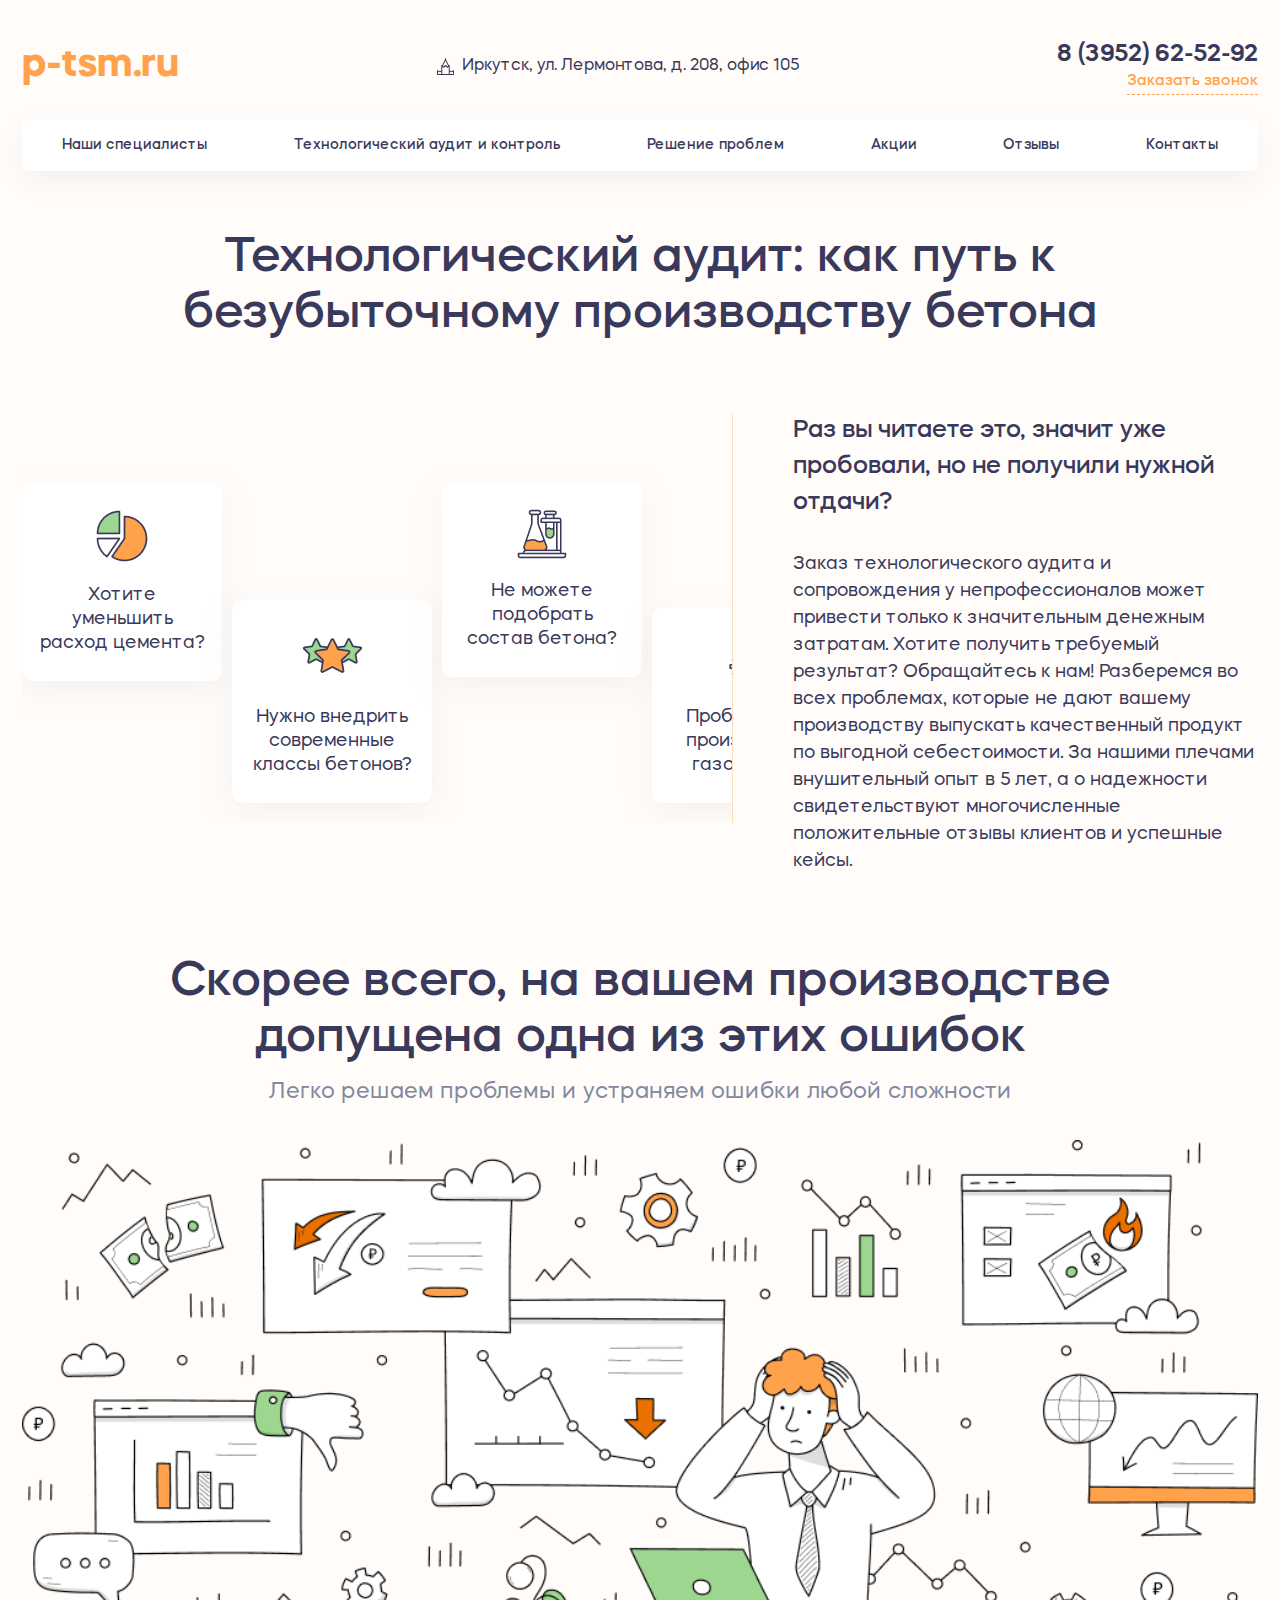
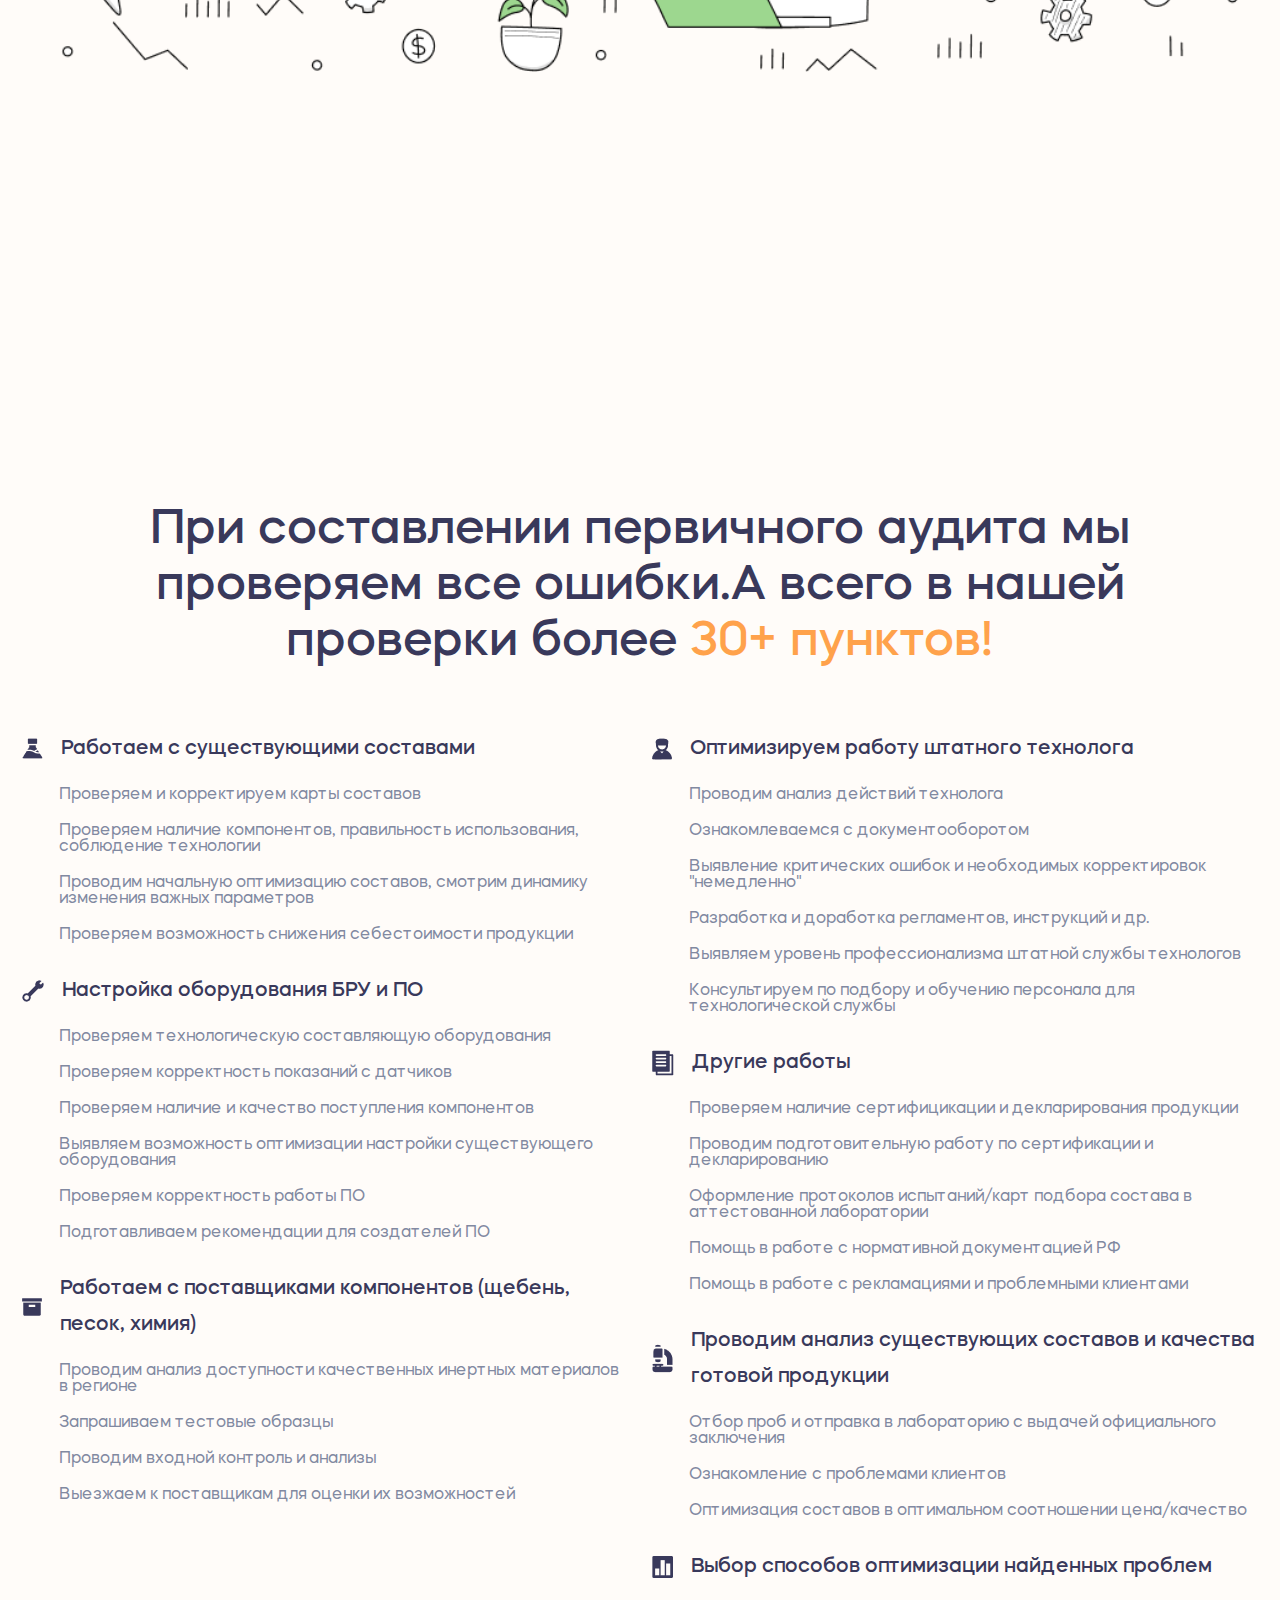
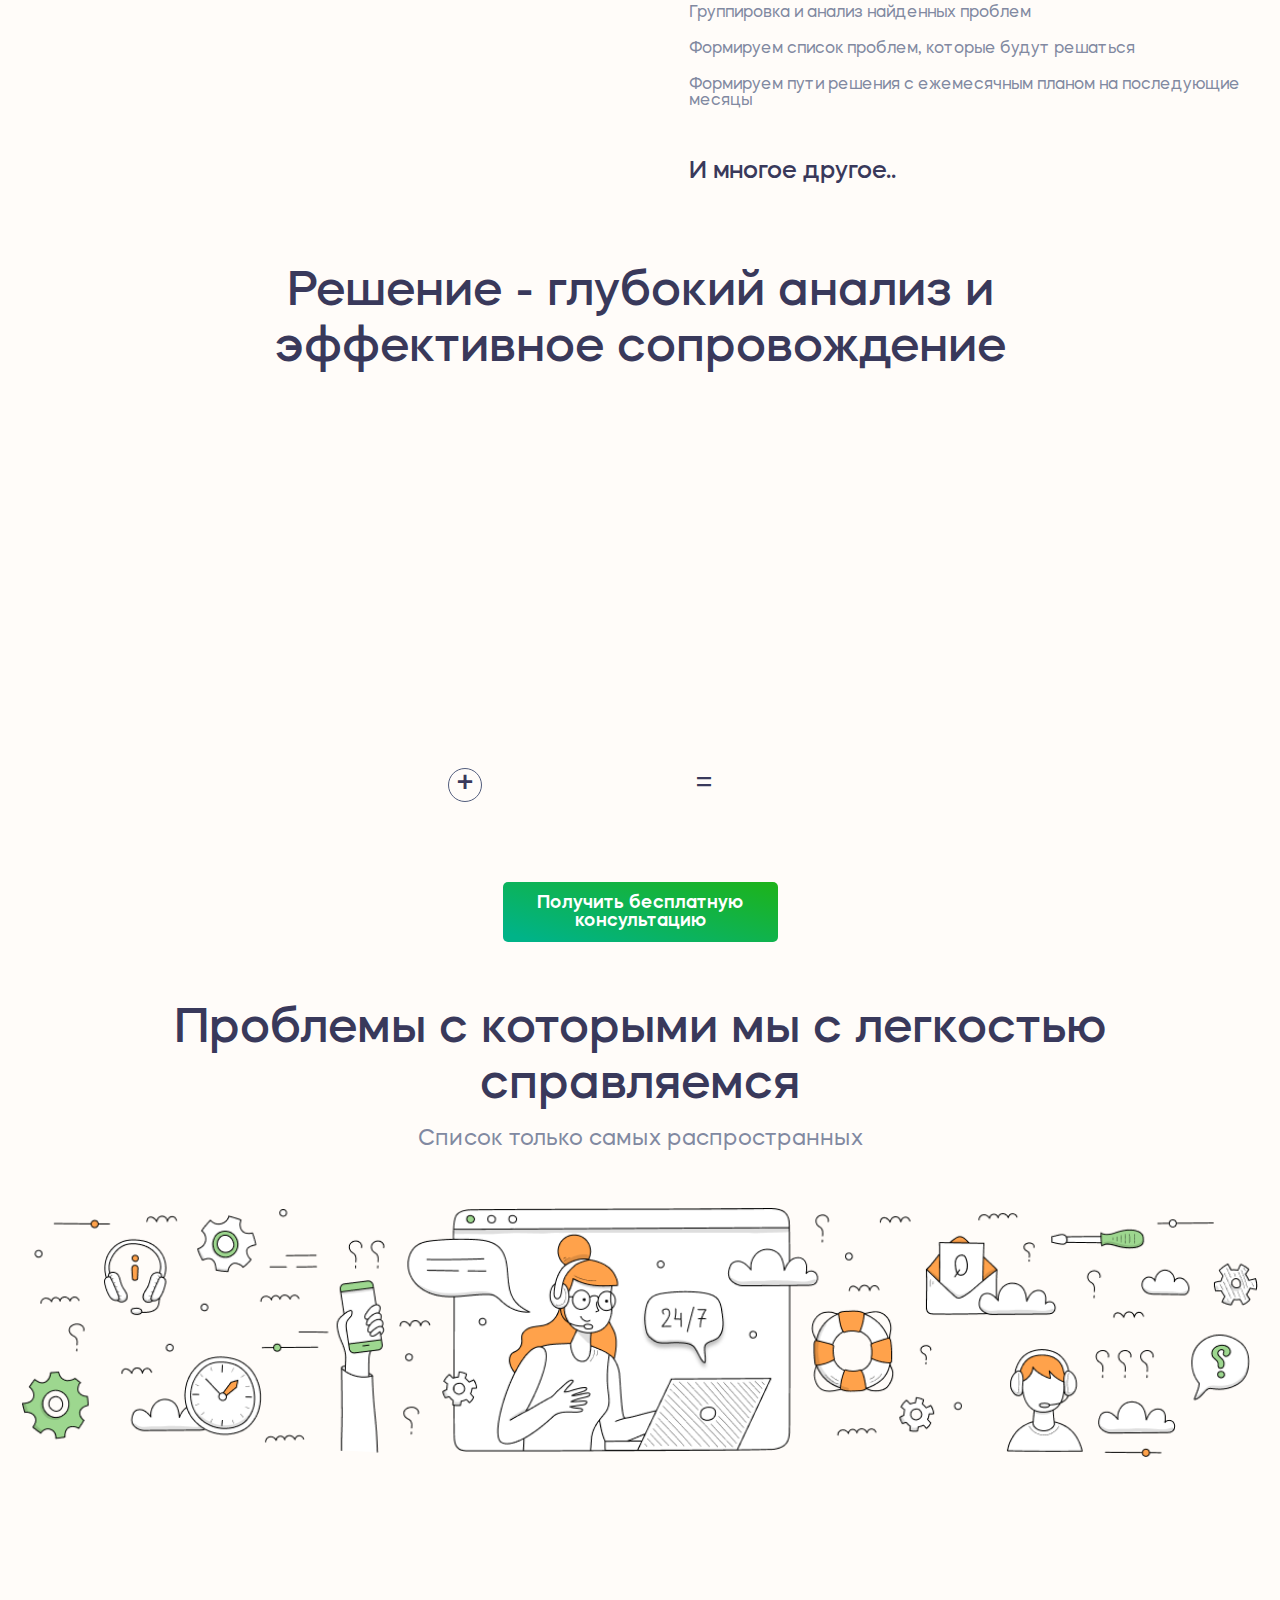
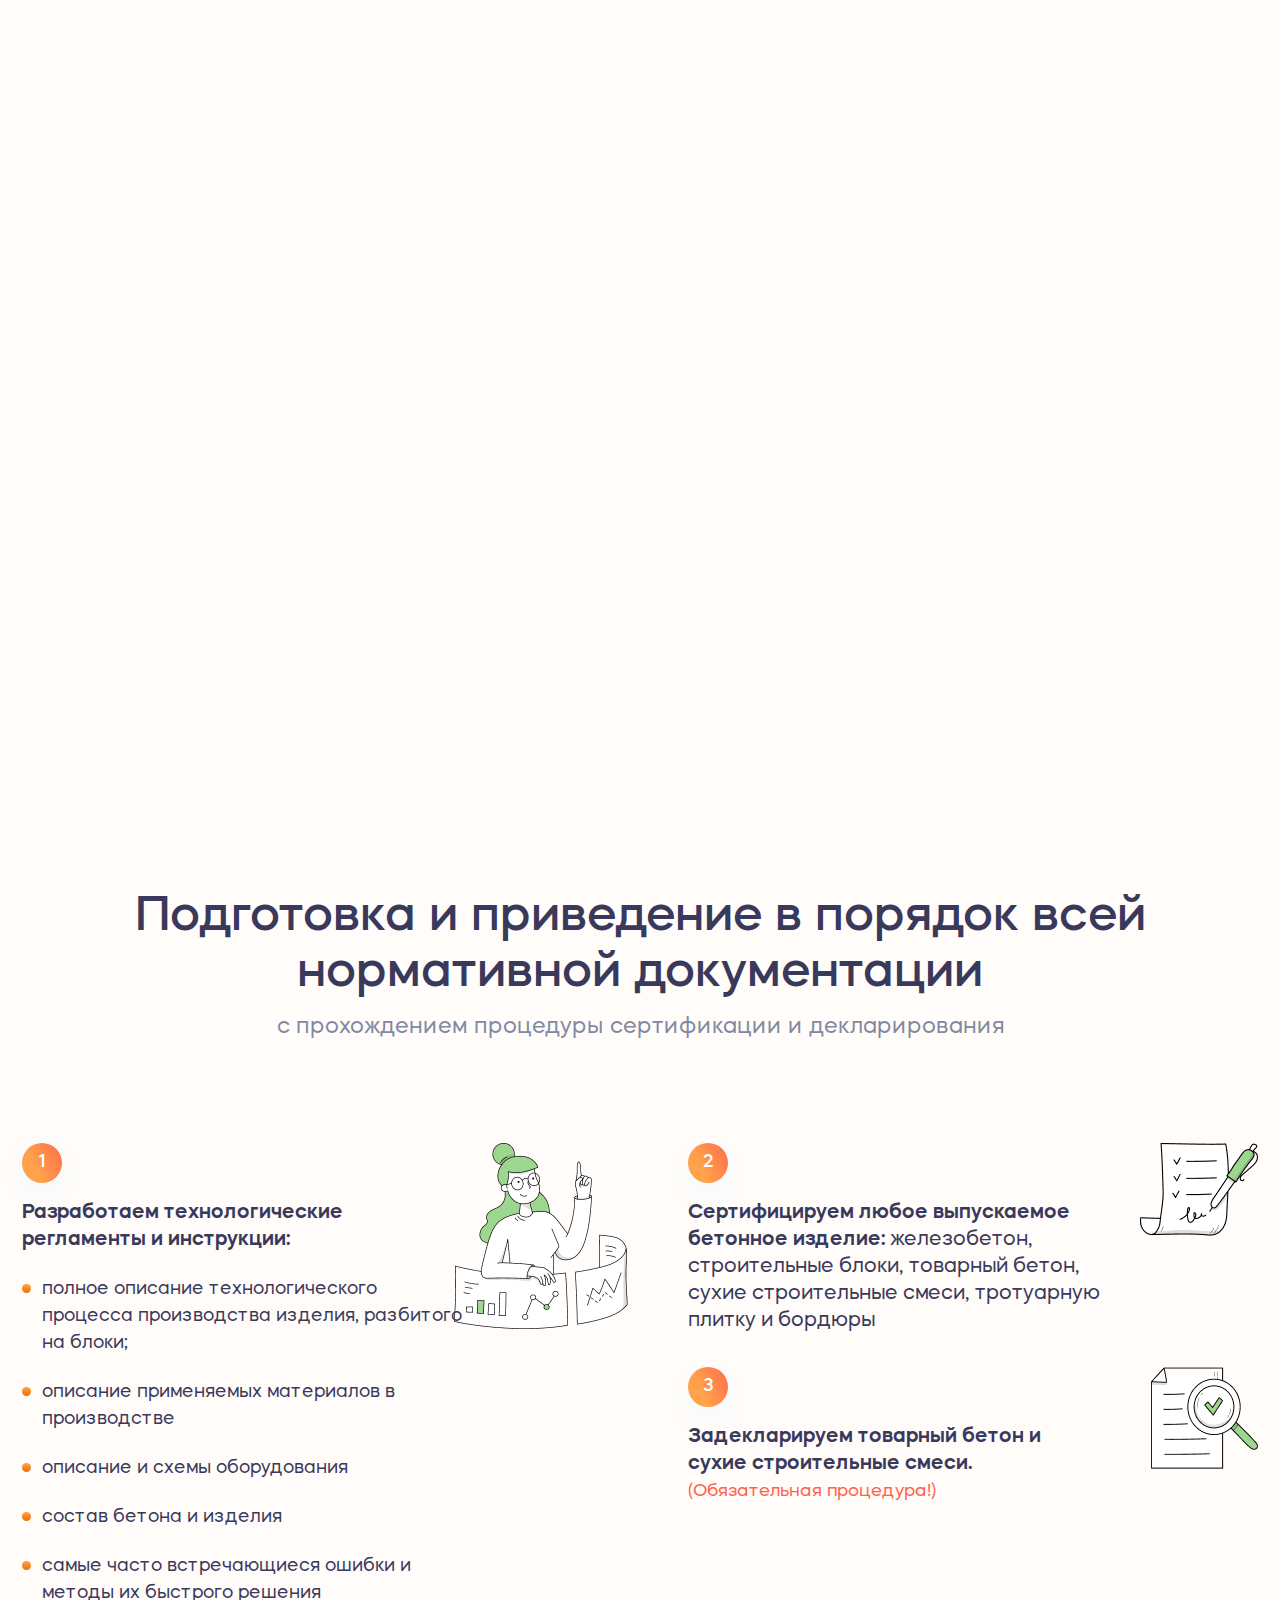
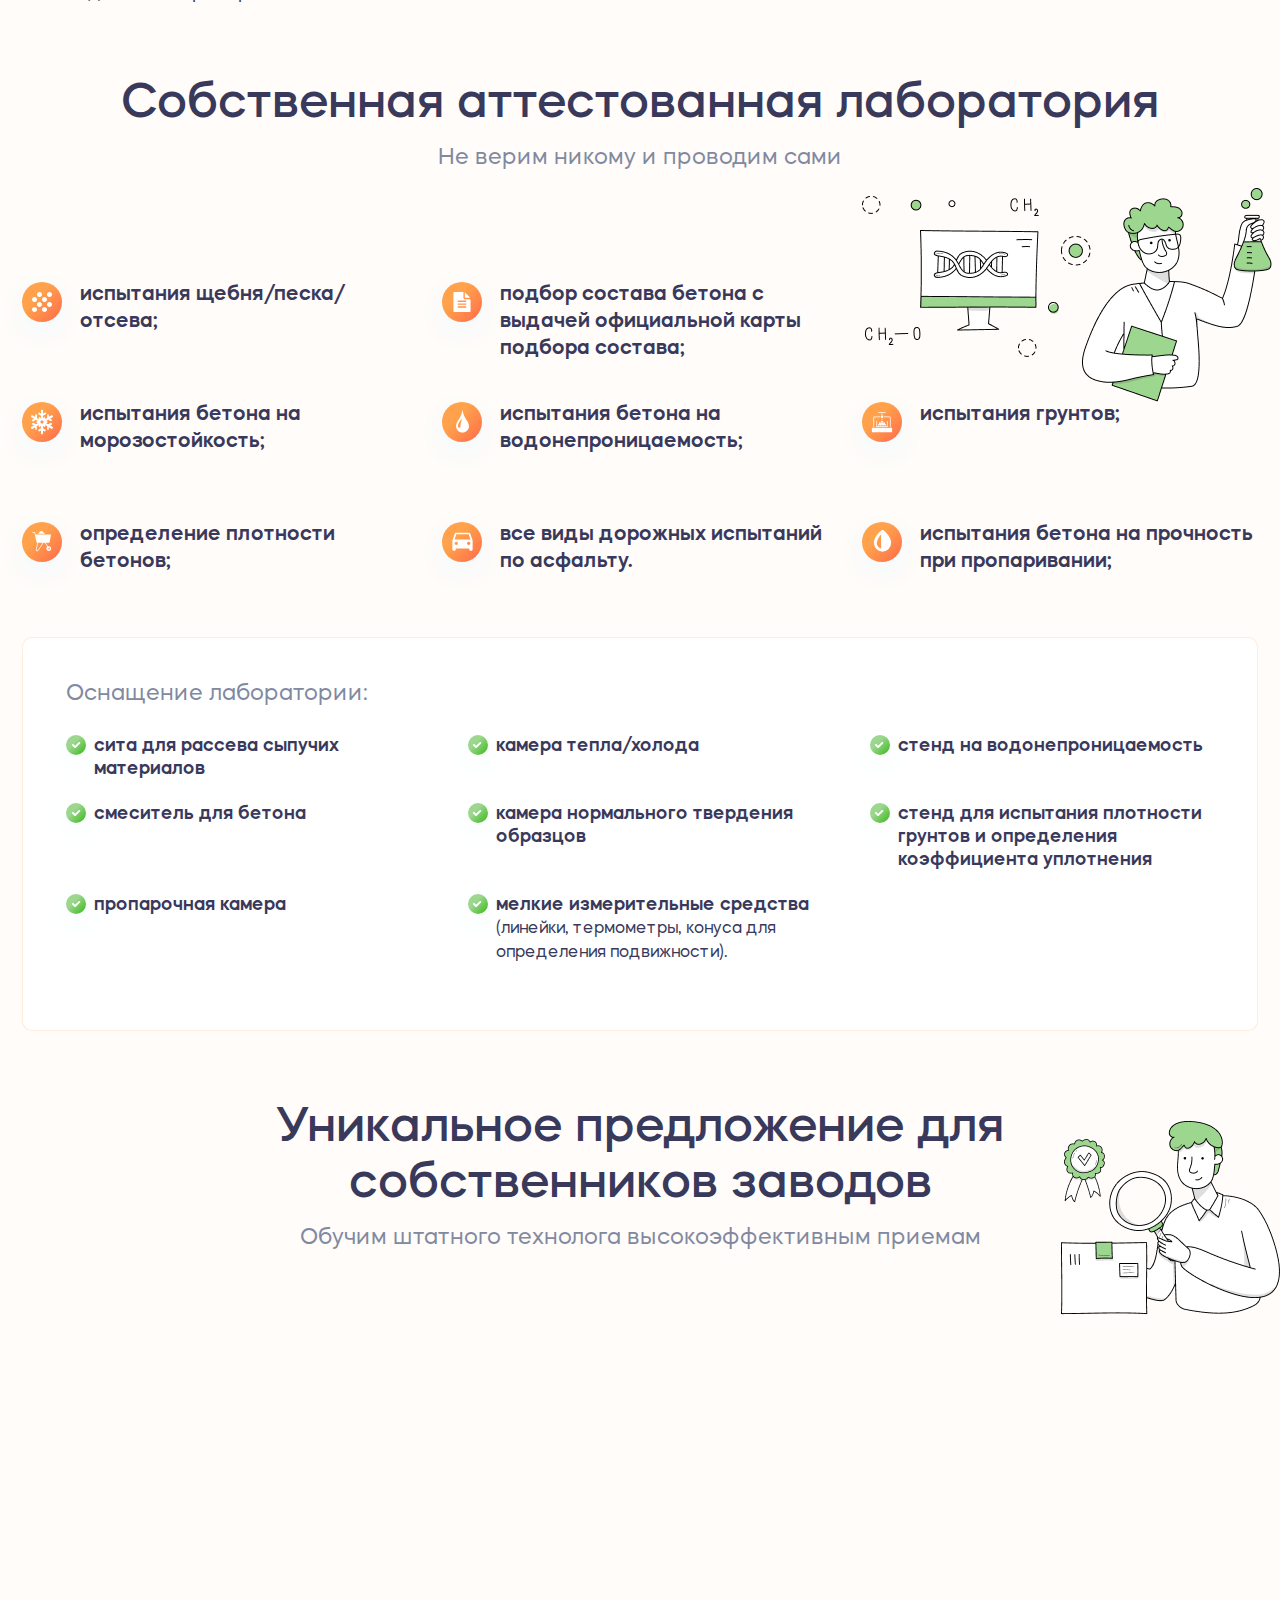
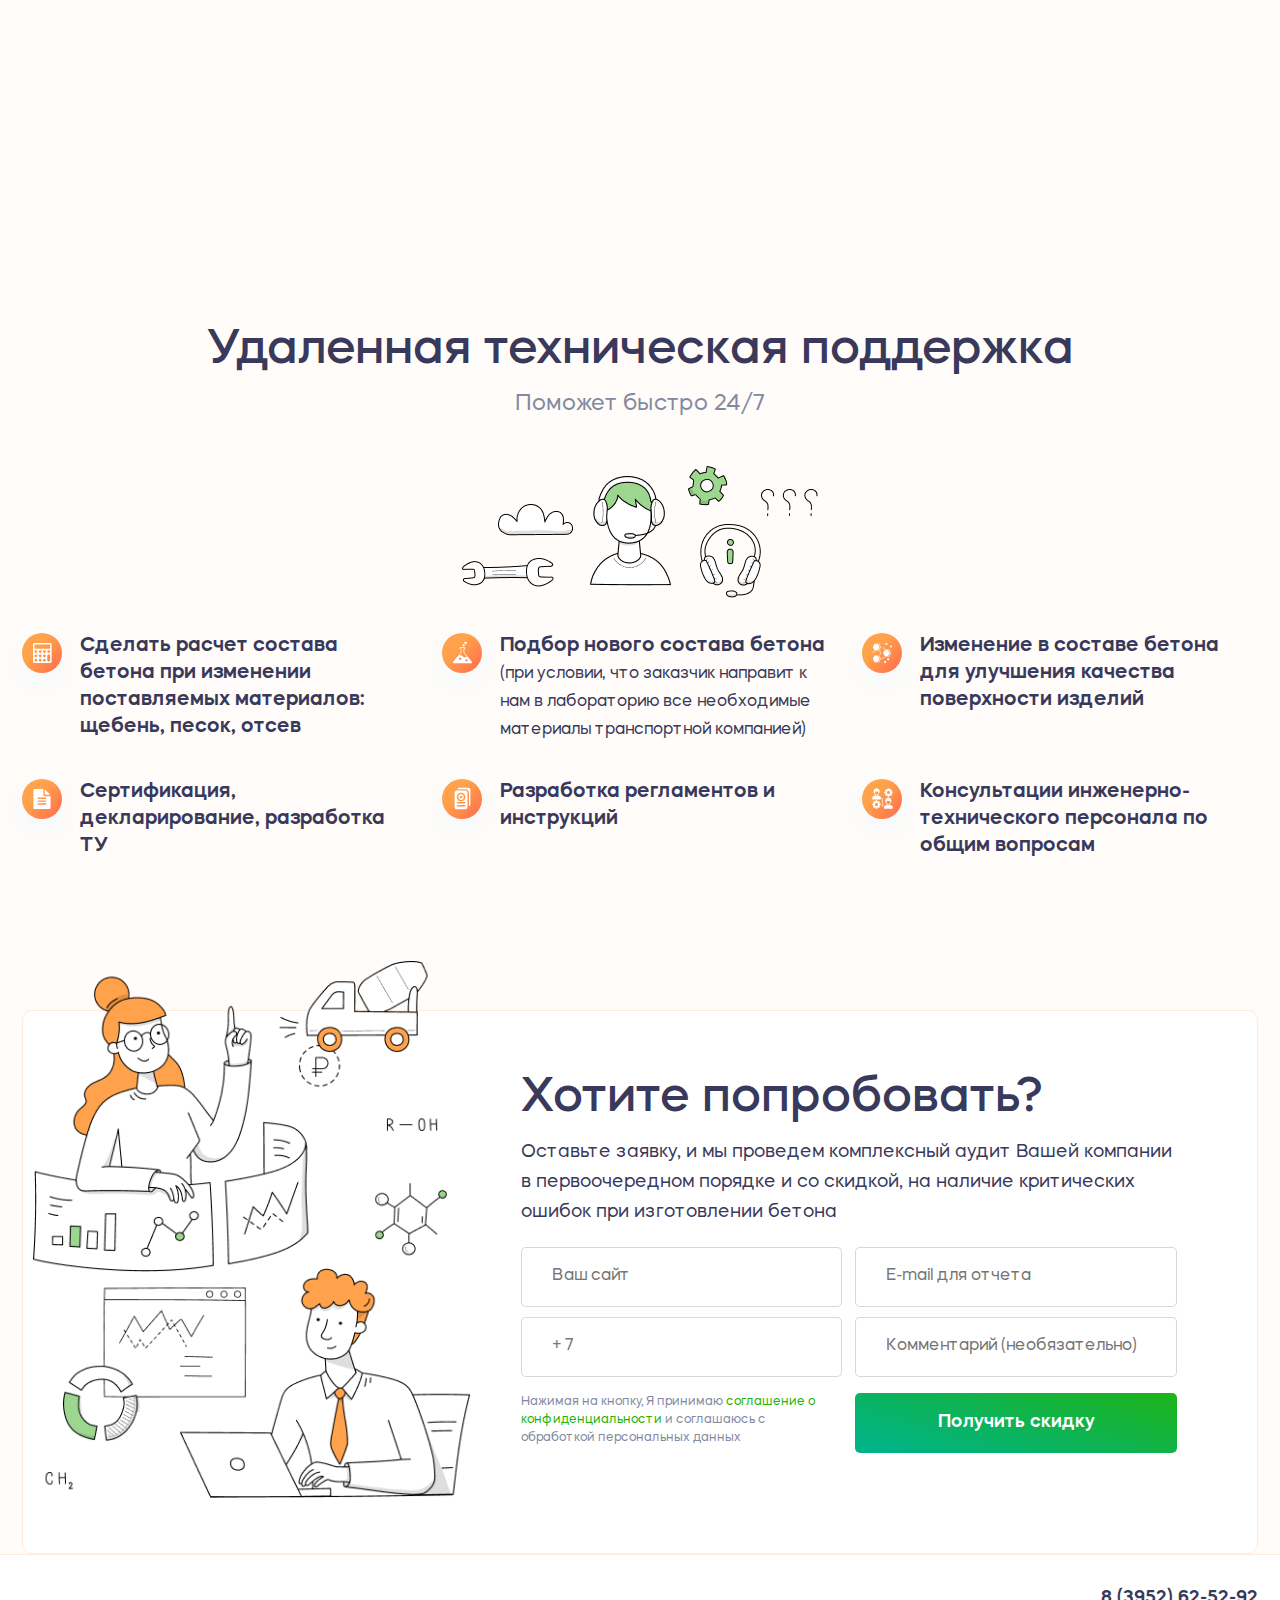
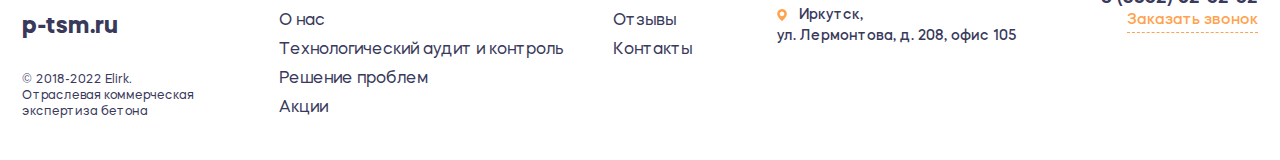
<file: audit.html>
<!DOCTYPE html>
<html lang="ru">
<head>
    <meta charset="UTF-8">
    <meta http-equiv="X-UA-Compatible" content="IE=edge">
    <meta name="viewport" content="width=device-width, initial-scale=1.0">
    <title>тех аудит</title>
    <link rel="stylesheet" href="./assets/style/css/plugins/bootstrap.css">
    <link rel="stylesheet" href="./assets/style/css/plugins/animate.css">
    <link rel="stylesheet" href="./assets/style/css/main.css">
</head>
<body>
    <header class="header">
        <div class="container">
            <div class="row d-none d-lg-flex">
                <div class="col-12">
                    <div class="header-top d-flex justify-content-between align-items-center">
                        <a href="./index.html" class="header__logo">p-tsm.ru</a>
                        <div class="header-top-middle d-flex align-items-center">
                            <svg class="me-2" width="17" height="17" viewBox="0 0 17 17" fill="none" xmlns="http://www.w3.org/2000/svg">
                                <path d="M16.7638 12.344C16.617 12.2533 16.4336 12.245 16.2792 12.3222L14.3681 13.2778L12.7323 12.4599V7.43308C12.7323 7.23164 12.6109 7.05002 12.4248 6.97296C12.2388 6.89592 12.0245 6.93849 11.882 7.08093L11.8372 7.12579L8.99805 1.44742V0.498047C8.99805 0.222992 8.77505 0 8.5 0C8.22495 0 8.00195 0.222992 8.00195 0.498047V1.44739L5.16279 7.12576L5.11793 7.0809C4.97552 6.93842 4.76126 6.89579 4.57516 6.97292C4.38905 7.05002 4.2677 7.23164 4.2677 7.43305V12.4599L2.63188 13.2778L0.72074 12.3222C0.566379 12.245 0.382998 12.2532 0.236174 12.344C0.0893828 12.4348 0 12.5951 0 12.7677V16.502C0 16.777 0.222992 17 0.498047 17H16.502C16.777 17 17 16.777 17 16.502V12.7677C17 12.5951 16.9107 12.4348 16.7638 12.344ZM8.5 2.67863L11.0948 7.86818L10.3671 8.59586L8.85215 7.08093C8.65768 6.88643 8.34232 6.88643 8.14781 7.08093L6.63286 8.59586L5.90521 7.86821L8.5 2.67863ZM0.996094 13.5736L2.40919 14.2801C2.5494 14.3502 2.71442 14.3502 2.85464 14.2801L4.26773 13.5736V16.0039H0.996094V13.5736ZM5.26379 12.7677V8.63547L6.2807 9.65235C6.47517 9.84685 6.79054 9.84685 6.98504 9.65235L8.5 8.13742L10.015 9.65235C10.2094 9.84685 10.5248 9.84685 10.7193 9.65235L11.7362 8.63547V12.7677V16.0039H5.26379V12.7677ZM16.0039 16.0039H12.7323V13.5736L14.1454 14.2801C14.2856 14.3502 14.4506 14.3502 14.5908 14.2801L16.0039 13.5736V16.0039Z" fill="#39395B"/>
                            </svg>
                            Иркутск, ул. Лермонтова, д. 208, офис 105
                        </div>
                        <p class="header-top-call d-flex align-items-end flex-column">
                            8 (3952) 62-52-92
                            <span class="modal-call__btn">Заказать звонок</span>
                        </p>
                    </div>
                </div>
            </div>
            <div class="row d-none d-lg-flex">
                <div class="col-12">
                    <ul class="header-item d-flex justify-content-between">
                        <li class="header-list"><a href="./specialists.html">Наши специалисты </a></li>
                        <li class="header-list"><a href="./index.html">Технологический аудит и контроль </a></li>
                        <li class="header-list"><a href="./audit.html">Решение проблем </a></li>
                        <li class="header-list"><a href="./special.html">Акции </a></li>
                        <li class="header-list"><a href="./reviews.html">Отзывы </a></li>
                        <li class="header-list"><a href="./contacts.html">Контакты </a></li>
                    </ul>
                </div>
            </div>
            <div class="row d-lg-none">
                <div class="col-12">
                    <div class="d-flex justify-content-between align-items-center">
                        <a href="./index.html" class="header__logo">p-tsm.ru</a>
                        <div class="d-flex align-items-center">
                          <div class="me-4 modal-call__btn">
                            <svg width="15" height="15" viewBox="0 0 15 15" fill="none" xmlns="http://www.w3.org/2000/svg">
                              <path d="M12.9243 10.4401C12.0182 9.66506 11.0986 9.1956 10.2035 9.96945L9.6691 10.4372C9.27808 10.7767 8.55105 12.363 5.74013 9.12945C2.92979 5.89999 4.60218 5.39716 4.99379 5.06057L5.53115 4.59228C6.42149 3.81667 6.08549 2.84028 5.44335 1.83521L5.05583 1.22643C4.41076 0.223695 3.70832 -0.434842 2.81564 0.339597L2.3333 0.761061C1.93876 1.04848 0.835932 1.98272 0.56842 3.75755C0.246469 5.88711 1.26208 8.32574 3.58891 11.0015C5.91281 13.6783 8.18813 15.0229 10.3434 14.9995C12.1347 14.9802 13.2164 14.019 13.5548 13.6695L14.0389 13.2475C14.9292 12.4736 14.376 11.6857 13.4693 10.909L12.9243 10.4401Z" fill="#39395B"/>
                            </svg>
                          </div>
                          <div class="menu-burger">
                            <svg width="20" height="14" viewBox="0 0 20 14" fill="none" xmlns="http://www.w3.org/2000/svg">
                              <path d="M0 0.125V1.375H20V0.125H0ZM0 7.625H20V6.375H0V7.625ZM0 13.875H20V12.625H0V13.875Z" fill="#39395B"/>
                            </svg>
                          </div>
                        </div>
                      </div>
                </div>
            </div>
        </div>
        <div class="menu d-none">
            <div class="menu-content">
                <button class="menu__close">
                    <svg width="23" height="23" viewBox="0 0 23 23" fill="none" xmlns="http://www.w3.org/2000/svg">
                        <path d="M3.36719 3.36719L19.6325 19.6325" stroke="#525D7D" stroke-width="2.1875" stroke-miterlimit="10"/>
                        <path d="M3.36719 19.6325L19.6325 3.36719" stroke="#525D7D" stroke-width="2.1875" stroke-miterlimit="10"/>
                     </svg>
                </button>
                <ul class="menu-content-item ">
                        <li class="menu-content-list"><a href="./specialists.html">Наши специалисты </a></li>
                        <li class="menu-content-list"><a href="./index.html">Технологический аудит и контроль </a></li>
                        <li class="menu-content-list"><a href="./audit.html">Решение проблем </a></li>
                        <li class="menu-content-list"><a href="./special.html">Акции </a></li>
                        <li class="menu-content-list"><a href="./reviews.html">Отзывы </a></li>
                        <li class="menu-content-list"><a href="./contacts.html">Контакты </a></li>
                </ul>
            </div>
        </div>
    </header>
    <!-- End header -->

    <!-- Технологический аудит: как путь к безубыточному производству бетона -->
    <div class="audit-faqs">
        <div class="container">
            <div class="row d-flex justify-content-center">
                <div class="col-lg-10 text-center">
                    <p class="title__text">Технологический аудит: как путь к безубыточному производству бетона</p>
                </div>
            </div>
            <div class="row">
                <div class="col-lg-7">
                   <div class="audit-faqs-item">
                    <div class="anim-faq d-flex">
                        <div class="audit-faqs-list">
                            <div class="faq d-flex justify-content-center flex-column align-items-center text-center">
                                <img src="./assets/imgs/png/fq1.png" alt="" class="">
                                <p class="faq__text">Хотите уменьшить расход цемента?</p>
                            </div>
                        </div>
                        <div class="audit-faqs-list d-flex align-items-end">
                            <div class="faq d-flex justify-content-center flex-column align-items-center text-center">
                                <img src="./assets/imgs/png/fq2.png" alt="" class="">
                                <p class="faq__text">Нужно внедрить современные классы бетонов?</p>
                            </div>
                        </div>
                        <div class="audit-faqs-list">
                            <div class="faq d-flex justify-content-center flex-column align-items-center text-center">
                                <img src="./assets/imgs/png/fq3.png" alt="" class="">
                                <p class="faq__text">Не можете подобрать состав бетона?</p>
                            </div>
                        </div>
                        <div class="audit-faqs-list d-flex align-items-end">
                            <div class="faq d-flex justify-content-center flex-column align-items-center text-center">
                                <img src="./assets/imgs/png/fq4.png" alt="" class="">
                                <p class="faq__text">Проблемы при производстве газобетона?</p>
                            </div>
                        </div>
                        <div class="audit-faqs-list">
                            <div class="faq d-flex justify-content-center flex-column align-items-center text-center">
                                <img src="./assets/imgs/png/fq5.png" alt="" class="">
                                <p class="faq__text">Нужны технологические карты?</p>
                            </div>
                        </div>
                        <div class="audit-faqs-list d-flex align-items-end">
                            <div class="faq d-flex justify-content-center flex-column align-items-center text-center">
                                <img src="./assets/imgs/png/fq6.png" alt="" class="">
                                <p class="faq__text">Сложности с изготовлением вибропрессован-ного бетона?</p>
                            </div>
                        </div>
                        <div class="audit-faqs-list">
                            <div class="faq d-flex justify-content-center flex-column align-items-center text-center">
                                <img src="./assets/imgs/png/fq7.png" alt="" class="">
                                <p class="faq__text">Получать больше заказов?</p>
                            </div>
                        </div>
                        <div class="audit-faqs-list d-flex align-items-end">
                            <div class="faq d-flex justify-content-center flex-column align-items-center text-center">
                                <img src="./assets/imgs/png/fq8.png" alt="" class="">
                                <p class="faq__text">.. и в итоге повысить прибыль?</p>
                            </div>
                        </div>
                    </div>
                   </div>
                </div>
                <div class="col-lg-5 ps-lg-5">
                    <p class="audit-faqs__title">Раз вы читаете это, значит 
                        уже пробовали, но не получили 
                        нужной отдачи?</p>
                    <p class="audit-faqs__text">Заказ технологического аудита и сопровождения 
                        у непрофессионалов может привести только 
                        к значительным денежным затратам. Хотите получить требуемый результат? Обращайтесь к нам! Разберемся во всех проблемах, которые не дают вашему производству выпускать качественный продукт по выгодной себестоимости. За нашими плечами внушительный опыт в 5 лет, а о надежности свидетельствуют многочисленные положительные отзывы клиентов и успешные кейсы.</p>
                </div>
            </div>
        </div>
    </div>

    <!-- Скорее всего, на вашем производстве допущена одна из этих ошибок -->
    <div class="mistakes ">
        <div class="container">
            <div class="row d-flex justify-content-center">
                <div class="col-lg-10 text-center">
                    <p class="title__text">Скорее всего, на вашем производстве допущена одна из этих ошибок</p>
                    <p class="title__text-sub">Легко решаем проблемы и устраняем ошибки любой сложности</p></div>
            </div>
            <div class="row">
                <div class="col-12">
                    <img src="./assets/imgs/png/error.png" alt="" class="mistakes__img d-none d-sm-block">
                    <img src="./assets/imgs/png/error-mob.png" alt="" class="mistakes__img d-sm-none">
                    <div class="mistakes-item d-none d-sm-flex justify-content-between flex-wrap">
                        <div class="mistakes-card text-center wow fadeInUp" data-wow-delay="">
                            <img src="./assets/imgs/png/er.png" alt="" class="mistakes__png">
                            <p class="mistakes__text">Отсутствие <span>нужного <br> состава</span> смеси</p>
                        </div>
                        <div class="mistakes-card text-center wow fadeInUp" data-wow-delay="0.5s">
                            <img src="./assets/imgs/png/er.png" alt="" class="mistakes__png">
                            <p class="mistakes__text">Отсутствие <span>качественных составляющих:</span> цемента, инертных материалов, добавок </p>
                        </div>
                        <div class="mistakes-card text-center wow fadeInUp" data-wow-delay="1s">
                            <img src="./assets/imgs/png/er.png" alt="" class="mistakes__png">
                            <p class="mistakes__text">Не правильно подобранные  <span>химические добавки</span></p>
                        </div>
                        <div class="mistakes-card text-center wow fadeInUp" data-wow-delay="1.5s">
                            <img src="./assets/imgs/png/er.png" alt="" class="mistakes__png">
                            <p class="mistakes__text">Не опытный  <span> штатный технолог</span></p>
                        </div>
                        <div class="mistakes-card text-center wow fadeInUp" data-wow-delay="2s">
                            <img src="./assets/imgs/png/er.png" alt="" class="mistakes__png">
                            <p class="mistakes__text">Не правильная  <span>работа БРУ</span> </p>
                        </div>
                        <div class="mistakes-card text-center wow fadeInUp" data-wow-delay="2.5s">
                            <img src="./assets/imgs/png/er.png" alt="" class="mistakes__png">
                            <p class="mistakes__text"> <span>Халатность персонала</span></p>
                        </div>
                    </div>
                    <div class="mistakes-info-box position-relative d-sm-none">
                        <div class="mistakes-filter-btns d-flex position-absolute">
                            <label for="rad1" class="mistakes__lab" data-radio="filter-1">
                                <input type="radio" id="rad1" name="checkList" class="mistakes__rad d-none" checked>
                                <div class="mistakes__check d-flex justify-content-center align-items-center">
                                    <svg width="9" height="9" viewBox="0 0 9 9" fill="none" xmlns="http://www.w3.org/2000/svg">
                                        <path d="M0.159297 8.49193C0.356731 8.80838 0.699341 9 1.0739 9H7.9261C8.30066 9 8.64327 8.80838 8.8407 8.49193C9.03523 8.17257 9.05265 7.78064 8.88715 7.44676L5.45814 0.592249C5.27522 0.229349 4.90938 0 4.5 0C4.09062 0 3.72478 0.229349 3.54186 0.592252L0.112847 7.44676C-0.0526509 7.78355 -0.0352329 8.17257 0.159297 8.49193ZM4.93552 2.8916V5.65838C4.93552 5.89936 4.74099 6.09387 4.5 6.09387C4.25901 6.09387 4.06448 5.89936 4.06448 5.65838V2.8916C4.06448 2.65065 4.25901 2.45612 4.5 2.45612C4.74099 2.45612 4.93552 2.65065 4.93552 2.8916ZM4.06448 7.24644V6.93C4.06448 6.68903 4.25901 6.49452 4.5 6.49452C4.74099 6.49452 4.93552 6.68903 4.93552 6.93V7.24644C4.93552 7.48451 4.74099 7.68193 4.5 7.68193C4.25901 7.68193 4.06448 7.48451 4.06448 7.24644Z" fill="white"/>
                                    </svg>
                                </div>
                            </label>
                            <label for="rad2" class="mistakes__lab" data-radio="filter-2">
                                <input type="radio" id="rad2" name="checkList" class="mistakes__rad d-none">
                                <div class="mistakes__check d-flex justify-content-center align-items-center">
                                    <svg width="9" height="9" viewBox="0 0 9 9" fill="none" xmlns="http://www.w3.org/2000/svg">
                                        <path d="M0.159297 8.49193C0.356731 8.80838 0.699341 9 1.0739 9H7.9261C8.30066 9 8.64327 8.80838 8.8407 8.49193C9.03523 8.17257 9.05265 7.78064 8.88715 7.44676L5.45814 0.592249C5.27522 0.229349 4.90938 0 4.5 0C4.09062 0 3.72478 0.229349 3.54186 0.592252L0.112847 7.44676C-0.0526509 7.78355 -0.0352329 8.17257 0.159297 8.49193ZM4.93552 2.8916V5.65838C4.93552 5.89936 4.74099 6.09387 4.5 6.09387C4.25901 6.09387 4.06448 5.89936 4.06448 5.65838V2.8916C4.06448 2.65065 4.25901 2.45612 4.5 2.45612C4.74099 2.45612 4.93552 2.65065 4.93552 2.8916ZM4.06448 7.24644V6.93C4.06448 6.68903 4.25901 6.49452 4.5 6.49452C4.74099 6.49452 4.93552 6.68903 4.93552 6.93V7.24644C4.93552 7.48451 4.74099 7.68193 4.5 7.68193C4.25901 7.68193 4.06448 7.48451 4.06448 7.24644Z" fill="white"/>
                                    </svg>
                                </div>
                            </label>
                            <label for="rad3" class="mistakes__lab" data-radio="filter-3">
                                <input type="radio" id="rad3" name="checkList" class="mistakes__rad d-none">
                                <div class="mistakes__check d-flex justify-content-center align-items-center">
                                    <svg width="9" height="9" viewBox="0 0 9 9" fill="none" xmlns="http://www.w3.org/2000/svg">
                                        <path d="M0.159297 8.49193C0.356731 8.80838 0.699341 9 1.0739 9H7.9261C8.30066 9 8.64327 8.80838 8.8407 8.49193C9.03523 8.17257 9.05265 7.78064 8.88715 7.44676L5.45814 0.592249C5.27522 0.229349 4.90938 0 4.5 0C4.09062 0 3.72478 0.229349 3.54186 0.592252L0.112847 7.44676C-0.0526509 7.78355 -0.0352329 8.17257 0.159297 8.49193ZM4.93552 2.8916V5.65838C4.93552 5.89936 4.74099 6.09387 4.5 6.09387C4.25901 6.09387 4.06448 5.89936 4.06448 5.65838V2.8916C4.06448 2.65065 4.25901 2.45612 4.5 2.45612C4.74099 2.45612 4.93552 2.65065 4.93552 2.8916ZM4.06448 7.24644V6.93C4.06448 6.68903 4.25901 6.49452 4.5 6.49452C4.74099 6.49452 4.93552 6.68903 4.93552 6.93V7.24644C4.93552 7.48451 4.74099 7.68193 4.5 7.68193C4.25901 7.68193 4.06448 7.48451 4.06448 7.24644Z" fill="white"/>
                                    </svg>
                                </div>
                            </label>
                            <label for="rad4" class="mistakes__lab" data-radio="filter-4">
                                <input type="radio" id="rad4" name="checkList" class="mistakes__rad d-none">
                                <div class="mistakes__check d-flex justify-content-center align-items-center">
                                    <svg width="9" height="9" viewBox="0 0 9 9" fill="none" xmlns="http://www.w3.org/2000/svg">
                                        <path d="M0.159297 8.49193C0.356731 8.80838 0.699341 9 1.0739 9H7.9261C8.30066 9 8.64327 8.80838 8.8407 8.49193C9.03523 8.17257 9.05265 7.78064 8.88715 7.44676L5.45814 0.592249C5.27522 0.229349 4.90938 0 4.5 0C4.09062 0 3.72478 0.229349 3.54186 0.592252L0.112847 7.44676C-0.0526509 7.78355 -0.0352329 8.17257 0.159297 8.49193ZM4.93552 2.8916V5.65838C4.93552 5.89936 4.74099 6.09387 4.5 6.09387C4.25901 6.09387 4.06448 5.89936 4.06448 5.65838V2.8916C4.06448 2.65065 4.25901 2.45612 4.5 2.45612C4.74099 2.45612 4.93552 2.65065 4.93552 2.8916ZM4.06448 7.24644V6.93C4.06448 6.68903 4.25901 6.49452 4.5 6.49452C4.74099 6.49452 4.93552 6.68903 4.93552 6.93V7.24644C4.93552 7.48451 4.74099 7.68193 4.5 7.68193C4.25901 7.68193 4.06448 7.48451 4.06448 7.24644Z" fill="white"/>
                                    </svg>
                                </div>
                            </label>
                            <label for="rad5" class="mistakes__lab" data-radio="filter-5">
                                <input type="radio" id="rad5" name="checkList" class="mistakes__rad d-none">
                                <div class="mistakes__check d-flex justify-content-center align-items-center">
                                    <svg width="9" height="9" viewBox="0 0 9 9" fill="none" xmlns="http://www.w3.org/2000/svg">
                                        <path d="M0.159297 8.49193C0.356731 8.80838 0.699341 9 1.0739 9H7.9261C8.30066 9 8.64327 8.80838 8.8407 8.49193C9.03523 8.17257 9.05265 7.78064 8.88715 7.44676L5.45814 0.592249C5.27522 0.229349 4.90938 0 4.5 0C4.09062 0 3.72478 0.229349 3.54186 0.592252L0.112847 7.44676C-0.0526509 7.78355 -0.0352329 8.17257 0.159297 8.49193ZM4.93552 2.8916V5.65838C4.93552 5.89936 4.74099 6.09387 4.5 6.09387C4.25901 6.09387 4.06448 5.89936 4.06448 5.65838V2.8916C4.06448 2.65065 4.25901 2.45612 4.5 2.45612C4.74099 2.45612 4.93552 2.65065 4.93552 2.8916ZM4.06448 7.24644V6.93C4.06448 6.68903 4.25901 6.49452 4.5 6.49452C4.74099 6.49452 4.93552 6.68903 4.93552 6.93V7.24644C4.93552 7.48451 4.74099 7.68193 4.5 7.68193C4.25901 7.68193 4.06448 7.48451 4.06448 7.24644Z" fill="white"/>
                                    </svg>
                                </div>
                            </label>
                            <label for="rad6" class="mistakes__lab" data-radio="filter-6">
                                <input type="radio" id="rad6" name="checkList" class="mistakes__rad d-none">
                                <div class="mistakes__check d-flex justify-content-center align-items-center">
                                    <svg width="9" height="9" viewBox="0 0 9 9" fill="none" xmlns="http://www.w3.org/2000/svg">
                                        <path d="M0.159297 8.49193C0.356731 8.80838 0.699341 9 1.0739 9H7.9261C8.30066 9 8.64327 8.80838 8.8407 8.49193C9.03523 8.17257 9.05265 7.78064 8.88715 7.44676L5.45814 0.592249C5.27522 0.229349 4.90938 0 4.5 0C4.09062 0 3.72478 0.229349 3.54186 0.592252L0.112847 7.44676C-0.0526509 7.78355 -0.0352329 8.17257 0.159297 8.49193ZM4.93552 2.8916V5.65838C4.93552 5.89936 4.74099 6.09387 4.5 6.09387C4.25901 6.09387 4.06448 5.89936 4.06448 5.65838V2.8916C4.06448 2.65065 4.25901 2.45612 4.5 2.45612C4.74099 2.45612 4.93552 2.65065 4.93552 2.8916ZM4.06448 7.24644V6.93C4.06448 6.68903 4.25901 6.49452 4.5 6.49452C4.74099 6.49452 4.93552 6.68903 4.93552 6.93V7.24644C4.93552 7.48451 4.74099 7.68193 4.5 7.68193C4.25901 7.68193 4.06448 7.48451 4.06448 7.24644Z" fill="white"/>
                                    </svg>
                                </div>
                            </label>
                        </div>
                        <div class="mistakes-info d-flex justify-content-center align-items-center text-center">
                            <div class="mistakes-info__text filter-1">Отсутствие <span>нужного <br> состава</span> смеси</div>
                            <div class="mistakes-info__text filter-2">Отсутствие <span>качественных составляющих:</span> цемента, инертных материалов, добавок</div>
                            <div class="mistakes-info__text filter-3">Не правильно подобранные  <span>химические добавки</span></div>
                            <div class="mistakes-info__text filter-4">Не опытный  <span> штатный технолог</span></div>
                            <div class="mistakes-info__text filter-5"> Не правильная  <span>работа БРУ</span> </div>
                            <div class="mistakes-info__text filter-6">  <span>Халатность персонала</span></div>
                        </div>
                    </div>
                </div>
            </div>
        </div>
    </div>




    <!-- При составлении первичного аудита мы проверяем все ошибки.А всего в нашей проверки более 30+ пунктов! -->
    <div class="points">
        <div class="container">
            <div class="row d-flex justify-content-center">
                <div class="col-lg-10 text-center">
                    <p class="title__text">При составлении первичного аудита мы проверяем все ошибки.А всего в нашей проверки более <span>30+ пунктов!</span></p>
                </div>
            </div>
            <div class="row">
                <div class="col-lg-6">
                    <div class="points-item">
                        <div class="d-flex align-items-center">
                            <img src="./assets/imgs/png/pr1.png" alt="">
                            <p class="points__title">Работаем с существующими составами</p>
                        </div>
                        <ul class="">
                            <li class="points-list">Проверяем и корректируем карты составов</li>
                            <li class="points-list">Проверяем наличие компонентов, правильность использования, соблюдение технологии</li>
                            <li class="points-list">Проводим начальную оптимизацию составов, смотрим динамику изменения важных параметров</li>
                            <li class="points-list">Проверяем возможность снижения себестоимости продукции</li>
                        </ul>
                    </div>
                    <div class="points-item">
                        <div class="d-flex align-items-center">
                            <img src="./assets/imgs/png/pr2.png" alt="">
                            <p class="points__title">Настройка оборудования БРУ и ПО</p>
                        </div>
                        <ul class="">
                            <li class="points-list">Проверяем технологическую составляющую оборудования</li>
                            <li class="points-list">Проверяем корректность показаний с датчиков</li>
                            <li class="points-list">Проверяем наличие и качество поступления компонентов</li>
                            <li class="points-list">Выявляем возможность оптимизации настройки существующего оборудования</li>
                            <li class="points-list">Проверяем корректность работы ПО</li>
                            <li class="points-list">Подготавливаем рекомендации для создателей ПО</li>
                        </ul>
                    </div>
                    <div class="points-item">
                        <div class="d-flex align-items-center">
                            <img src="./assets/imgs/png/pr3.png" alt="">
                            <p class="points__title">Работаем с поставщиками компонентов (щебень, песок, химия)</p>
                        </div>
                        <ul class="">
                            <li class="points-list">Проводим анализ доступности качественных инертных материалов в регионе</li>
                            <li class="points-list">Запрашиваем тестовые образцы</li>
                            <li class="points-list">Проводим входной контроль и анализы</li>
                            <li class="points-list">Выезжаем к поставщикам для оценки их возможностей</li>
                        </ul>
                    </div>
                </div>
                <div class="col-lg-6">
                    <div class="points-item">
                        <div class="d-flex align-items-center">
                            <img src="./assets/imgs/png/pr4.png" alt="">
                            <p class="points__title">Оптимизируем работу штатного технолога</p>
                        </div>
                        <ul class="">
                            <li class="points-list">Проводим анализ действий технолога</li>
                            <li class="points-list">Ознакомлеваемся с документооборотом</li>
                            <li class="points-list">Выявление критических ошибок и необходимых корректировок "немедленно"</li>
                            <li class="points-list">Разработка и доработка регламентов, инструкций и др.</li>
                            <li class="points-list">Выявляем уровень профессионализма штатной службы технологов</li>
                            <li class="points-list">Консультируем по подбору и обучению персонала для технологической службы</li>
                        </ul>
                    </div>
                    <div class="points-item">
                        <div class="d-flex align-items-center">
                            <img src="./assets/imgs/png/pr5.png" alt="">
                            <p class="points__title">Другие работы</p>
                        </div>
                        <ul class="">
                            <li class="points-list">Проверяем наличие сертифицикации и декларирования продукции</li>
                            <li class="points-list">Проводим подготовительную работу по сертификации и декларированию</li>
                            <li class="points-list">Оформление протоколов испытаний/карт подбора состава в аттестованной лаборатории</li>
                            <li class="points-list">Помощь в работе с нормативной документацией РФ</li>
                            <li class="points-list">Помощь в работе с рекламациями и проблемными клиентами</li>
                        </ul>
                    </div>
                    <div class="points-item">
                        <div class="d-flex align-items-center">
                            <img src="./assets/imgs/png/pr6.png" alt="">
                            <p class="points__title">Проводим анализ существующих составов и качества готовой продукции</p>
                        </div>
                        <ul class="">
                            <li class="points-list">Отбор проб и отправка в лабораторию с выдачей официального заключения</li>
                            <li class="points-list">Ознакомление с проблемами клиентов</li>
                            <li class="points-list">Оптимизация составов в оптимальном соотношении цена/качество</li>
                        </ul>
                    </div>
                    <div class="points-item">
                        <div class="d-flex align-items-center">
                            <img src="./assets/imgs/png/pr7.png" alt="">
                            <p class="points__title">Выбор способов оптимизации найденных проблем</p>
                        </div>
                        <ul class="">
                            <li class="points-list">Группировка и анализ найденных проблем</li>
                            <li class="points-list">Формируем список проблем, которые будут решаться</li>
                            <li class="points-list">Формируем пути решения с ежемесячным планом на последующие месяцы</li>
                        </ul>
                    </div>
                    <p class="points-all">И многое другое..</p>
                </div>
            </div>
        </div>
    </div>

    <!-- Решение - глубокий анализ и эффективное сопровождение -->
    <div class="decision">
        <div class="container ">
            <div class="row d-flex justify-content-center">
                <div class="col-lg-10 text-center">
                    <p class="title__text">Решение - глубокий анализ и эффективное сопровождение</p>
                </div>
            </div>
            <div class="row">
                <div class="col-12 my-5">
                    <div class="audit-box d-flex">
                        <div class="audit-item item1 d-flex flex-column align-items-center justify-content-center wow flipInX" data-wow-delay="">
                            <img src="./assets/imgs/png/a1.png" alt="">
                            <p class="audit-item__text mt-3"><span>Полный анализ</span> вашего производства</p>
                        </div>
                        <div class="audit-item item2 d-flex flex-column align-items-center justify-content-center wow flipInX" data-wow-delay="0.5s">
                            <img src="./assets/imgs/png/a2.png" alt="">
                            <p class="audit-item__text mt-3">Понятный план работ на <span>1-2 месяца</span> вперед</p>
                        </div>
                        <div class="audit-item item3 d-flex flex-column align-items-center justify-content-center wow flipInX" data-wow-delay="1s">
                            <img src="./assets/imgs/png/a3.png" alt="">
                            <p class="audit-item__text mt-3">Создание <span>перспективной</span> структуры работы вашего производства</p>
                        </div>
                        <div class="audit-item item4 d-flex flex-column align-items-center justify-content-center wow flipInX" data-wow-delay="1.5s">
                            <img src="./assets/imgs/png/a4.png" alt="">
                            <p class="audit-item__text mt-3"><span>Ежемесячные работы</span> с использованием внутренней системы аналитики</p>
                        </div>
                        <div class="audit-item item5 d-flex flex-column align-items-center justify-content-center wow flipInX" data-wow-delay="2s">
                            <img src="./assets/imgs/png/a5.png" alt="">
                            <p class="audit-item__text mt-3"><span>Подробные отчеты</span> о проделанной работе за каждый месяц</p>
                        </div>
                    </div>
                </div>
            </div>
            <div class="row">
                <div class="col-12 d-none d-sm-block ">
                    <div class="d-flex align-items-center justify-content-center flex-column flex-md-row">
                        <div class="decision-item d-flex align-items-center position-relative">
                            <div class="decision-list wow flipInY" data-wow-delay="">
                                <p class="decision-list__title">59 900</p>
                                <p class="decision-list__text">рублей аудит</p>
                            </div>
                            <div class="decision-list wow flipInY" data-wow-delay="0.5s">
                                <p class="decision-list__title">45 000</p>
                                <p class="decision-list__text">рублей в месяц</p>
                            </div>
                            <div class="plus-circle">+</div>
                        </div>
                        <div class="equal">=</div>
                        <div class="answer wow flipInY" data-wow-delay="1s">
                            <p class="answer__title">100+</p>
                            <p class="answer__text">рекомендаций 
                                по правильному изготовлению 
                                бетонов</p>
                        </div>
                    </div>
                    
                    <div class="d-flex justify-content-center">
                        <button class="audit-card__btn modal__btn"> 
                            Получить бесплатную консультацию
                        </button>
                      </div>
                </div>
                
                <div class="col-12 d-sm-none">
                    <div class="audit-card d-flex align-items-center justify-content-between flex-sm-row flex-column">
                        <div class="plus">
                          <span class="plus__text">+</span>
                        </div>
                        <div class="d-flex flex-row flex-sm-column justify-content-between h-100 middle">
                          <div class="audit-card-left d-flex flex-column justify-content-sm-center">
                            <p class="audit-card-sup__text">59 900</p>
                            <p class="audit-card-sub__text">рублей аудит</p>
                          </div>
                          <div class="audit-card-right d-flex flex-column justify-content-center">
                            <p class="audit-card-sup__text">45 000</p>
                            <p class="audit-card-sub__text">рублей в месяц</p>
                          </div>
                        </div>
                       <div class="middle">
                        <div class="d-flex align-items-center justify-content-between w-100">
                            <p class="audit-card__middle">100+</p>
                            <p class="audit-card__middle-sub">рекомендаций <br>
                                по правильному <br> изготовлению <br>
                                бетонов</p>
                        </div>
                        <button class="audit-card__btn modal__btn"> 
                            Получить бесплатную консультацию
                        </button>
                       </div>
                      </div>
                </div>
            </div>
        </div>
    </div>

    <!-- Проблемы с которыми мы с легкостью справляемся -->
    <div class="cope">
        <div class="container">
            <div class="row d-flex justify-content-center">
                <div class="col-lg-10 text-center">
                    <p class="title__text">Проблемы с которыми мы с легкостью справляемся</p>
                    <p class="title__text-sub">Список только самых распространных</p>
                </div>
            </div>
            <div class="row">
                <div class="col-12">
                    <img src="./assets/imgs/png/cope.png" alt="" class="cope__img">
                </div>
                <div class="col-12">
                    <div class="cope-box d-flex justify-content-between flex-wrap">
                        <div class="cope-item">
                            <div class="cope-list wow flipInY" data-wow-delay="">
                                <svg width="19" height="18" viewBox="0 0 19 18" fill="none" xmlns="http://www.w3.org/2000/svg">
                                    <circle cx="9.15381" cy="9" r="9" fill="#24B300"/>
                                    <g clip-path="url(#clip0_260_4972)">
                                    <path d="M8.76056 11.8176C8.3839 12.1943 7.77275 12.1943 7.39627 11.8176L5.28249 9.70379C4.90584 9.32731 4.90584 8.71614 5.28249 8.33966C5.65897 7.96299 6.27012 7.96299 6.64678 8.33966L7.90617 9.5989C8.00125 9.69379 8.15558 9.69379 8.25084 9.5989L11.6609 6.18875C12.0374 5.81208 12.6485 5.81208 13.0252 6.18875C13.2061 6.36963 13.3077 6.61504 13.3077 6.87081C13.3077 7.12659 13.2061 7.372 13.0252 7.55288L8.76056 11.8176Z" fill="white"/>
                                    </g>
                                    <defs>
                                    <clipPath id="clip0_260_4972">
                                    <rect width="8.30769" height="8.30769" fill="white" transform="translate(5 4.84766)"/>
                                    </clipPath>
                                    </defs>
                                </svg>
                                <p class="cope-list__text"><span>подбор нужных составов</span> бетонных смесей</p>
                            </div>
                            <div class="cope-list wow flipInX" data-wow-delay="0.5s">
                                <svg width="19" height="18" viewBox="0 0 19 18" fill="none" xmlns="http://www.w3.org/2000/svg">
                                    <circle cx="9.15381" cy="9" r="9" fill="#24B300"/>
                                    <g clip-path="url(#clip0_260_4972)">
                                    <path d="M8.76056 11.8176C8.3839 12.1943 7.77275 12.1943 7.39627 11.8176L5.28249 9.70379C4.90584 9.32731 4.90584 8.71614 5.28249 8.33966C5.65897 7.96299 6.27012 7.96299 6.64678 8.33966L7.90617 9.5989C8.00125 9.69379 8.15558 9.69379 8.25084 9.5989L11.6609 6.18875C12.0374 5.81208 12.6485 5.81208 13.0252 6.18875C13.2061 6.36963 13.3077 6.61504 13.3077 6.87081C13.3077 7.12659 13.2061 7.372 13.0252 7.55288L8.76056 11.8176Z" fill="white"/>
                                    </g>
                                    <defs>
                                    <clipPath id="clip0_260_4972">
                                    <rect width="8.30769" height="8.30769" fill="white" transform="translate(5 4.84766)"/>
                                    </clipPath>
                                    </defs>
                                </svg>
                                <p class="cope-list__text"><span>подбор оптимальной химии</span> под необходимые задачи 
                                    и показатели</p>
                            </div>
                            <div class="cope-list wow flipInX" data-wow-delay="1s">
                                <svg width="19" height="18" viewBox="0 0 19 18" fill="none" xmlns="http://www.w3.org/2000/svg">
                                    <circle cx="9.15381" cy="9" r="9" fill="#24B300"/>
                                    <g clip-path="url(#clip0_260_4972)">
                                    <path d="M8.76056 11.8176C8.3839 12.1943 7.77275 12.1943 7.39627 11.8176L5.28249 9.70379C4.90584 9.32731 4.90584 8.71614 5.28249 8.33966C5.65897 7.96299 6.27012 7.96299 6.64678 8.33966L7.90617 9.5989C8.00125 9.69379 8.15558 9.69379 8.25084 9.5989L11.6609 6.18875C12.0374 5.81208 12.6485 5.81208 13.0252 6.18875C13.2061 6.36963 13.3077 6.61504 13.3077 6.87081C13.3077 7.12659 13.2061 7.372 13.0252 7.55288L8.76056 11.8176Z" fill="white"/>
                                    </g>
                                    <defs>
                                    <clipPath id="clip0_260_4972">
                                    <rect width="8.30769" height="8.30769" fill="white" transform="translate(5 4.84766)"/>
                                    </clipPath>
                                    </defs>
                                </svg>
                                <p class="cope-list__text"><span>подбор состава фибробетона</span> на местных материалах</p>
                            </div>
                            <div class="cope-list wow flipInX" data-wow-delay="1.5s">
                                <svg width="19" height="18" viewBox="0 0 19 18" fill="none" xmlns="http://www.w3.org/2000/svg">
                                    <circle cx="9.15381" cy="9" r="9" fill="#24B300"/>
                                    <g clip-path="url(#clip0_260_4972)">
                                    <path d="M8.76056 11.8176C8.3839 12.1943 7.77275 12.1943 7.39627 11.8176L5.28249 9.70379C4.90584 9.32731 4.90584 8.71614 5.28249 8.33966C5.65897 7.96299 6.27012 7.96299 6.64678 8.33966L7.90617 9.5989C8.00125 9.69379 8.15558 9.69379 8.25084 9.5989L11.6609 6.18875C12.0374 5.81208 12.6485 5.81208 13.0252 6.18875C13.2061 6.36963 13.3077 6.61504 13.3077 6.87081C13.3077 7.12659 13.2061 7.372 13.0252 7.55288L8.76056 11.8176Z" fill="white"/>
                                    </g>
                                    <defs>
                                    <clipPath id="clip0_260_4972">
                                    <rect width="8.30769" height="8.30769" fill="white" transform="translate(5 4.84766)"/>
                                    </clipPath>
                                    </defs>
                                </svg>
                                <p class="cope-list__text">подбор состава вибропрессованного бетона (дорожные изделия, бордюр, тротуарная плитка)</p>
                            </div>
                            <div class="cope-list wow flipInX" data-wow-delay="2s">
                                <svg width="19" height="18" viewBox="0 0 19 18" fill="none" xmlns="http://www.w3.org/2000/svg">
                                    <circle cx="9.15381" cy="9" r="9" fill="#24B300"/>
                                    <g clip-path="url(#clip0_260_4972)">
                                    <path d="M8.76056 11.8176C8.3839 12.1943 7.77275 12.1943 7.39627 11.8176L5.28249 9.70379C4.90584 9.32731 4.90584 8.71614 5.28249 8.33966C5.65897 7.96299 6.27012 7.96299 6.64678 8.33966L7.90617 9.5989C8.00125 9.69379 8.15558 9.69379 8.25084 9.5989L11.6609 6.18875C12.0374 5.81208 12.6485 5.81208 13.0252 6.18875C13.2061 6.36963 13.3077 6.61504 13.3077 6.87081C13.3077 7.12659 13.2061 7.372 13.0252 7.55288L8.76056 11.8176Z" fill="white"/>
                                    </g>
                                    <defs>
                                    <clipPath id="clip0_260_4972">
                                    <rect width="8.30769" height="8.30769" fill="white" transform="translate(5 4.84766)"/>
                                    </clipPath>
                                    </defs>
                                </svg>
                                <p class="cope-list__text"><span>помощь в оформлении инструкций и регламентов</span> для производства</p>
                            </div>
                        </div>

                        <div class="cope-item">
                            <div class="cope-list wow flipInX" data-wow-delay="">
                                <svg width="19" height="18" viewBox="0 0 19 18" fill="none" xmlns="http://www.w3.org/2000/svg">
                                    <circle cx="9.15381" cy="9" r="9" fill="#24B300"/>
                                    <g clip-path="url(#clip0_260_4972)">
                                    <path d="M8.76056 11.8176C8.3839 12.1943 7.77275 12.1943 7.39627 11.8176L5.28249 9.70379C4.90584 9.32731 4.90584 8.71614 5.28249 8.33966C5.65897 7.96299 6.27012 7.96299 6.64678 8.33966L7.90617 9.5989C8.00125 9.69379 8.15558 9.69379 8.25084 9.5989L11.6609 6.18875C12.0374 5.81208 12.6485 5.81208 13.0252 6.18875C13.2061 6.36963 13.3077 6.61504 13.3077 6.87081C13.3077 7.12659 13.2061 7.372 13.0252 7.55288L8.76056 11.8176Z" fill="white"/>
                                    </g>
                                    <defs>
                                    <clipPath id="clip0_260_4972">
                                    <rect width="8.30769" height="8.30769" fill="white" transform="translate(5 4.84766)"/>
                                    </clipPath>
                                    </defs>
                                </svg>
                                <p class="cope-list__text"><span>снижение себестоимости</span> товарного бетона и других жидких растворов</p>
                            </div>
                            <div class="cope-list wow flipInX" data-wow-delay="0.5s">
                                <svg width="19" height="18" viewBox="0 0 19 18" fill="none" xmlns="http://www.w3.org/2000/svg">
                                    <circle cx="9.15381" cy="9" r="9" fill="#24B300"/>
                                    <g clip-path="url(#clip0_260_4972)">
                                    <path d="M8.76056 11.8176C8.3839 12.1943 7.77275 12.1943 7.39627 11.8176L5.28249 9.70379C4.90584 9.32731 4.90584 8.71614 5.28249 8.33966C5.65897 7.96299 6.27012 7.96299 6.64678 8.33966L7.90617 9.5989C8.00125 9.69379 8.15558 9.69379 8.25084 9.5989L11.6609 6.18875C12.0374 5.81208 12.6485 5.81208 13.0252 6.18875C13.2061 6.36963 13.3077 6.61504 13.3077 6.87081C13.3077 7.12659 13.2061 7.372 13.0252 7.55288L8.76056 11.8176Z" fill="white"/>
                                    </g>
                                    <defs>
                                    <clipPath id="clip0_260_4972">
                                    <rect width="8.30769" height="8.30769" fill="white" transform="translate(5 4.84766)"/>
                                    </clipPath>
                                    </defs>
                                </svg>
                                <p class="cope-list__text"><span>решение проблем, связанных с жалобами 
                                    от заказчиков:</span> растрескивание, плотность..</p>
                            </div>
                            <div class="cope-list wow flipInX" data-wow-delay="1s">
                                <svg width="19" height="18" viewBox="0 0 19 18" fill="none" xmlns="http://www.w3.org/2000/svg">
                                    <circle cx="9.15381" cy="9" r="9" fill="#24B300"/>
                                    <g clip-path="url(#clip0_260_4972)">
                                    <path d="M8.76056 11.8176C8.3839 12.1943 7.77275 12.1943 7.39627 11.8176L5.28249 9.70379C4.90584 9.32731 4.90584 8.71614 5.28249 8.33966C5.65897 7.96299 6.27012 7.96299 6.64678 8.33966L7.90617 9.5989C8.00125 9.69379 8.15558 9.69379 8.25084 9.5989L11.6609 6.18875C12.0374 5.81208 12.6485 5.81208 13.0252 6.18875C13.2061 6.36963 13.3077 6.61504 13.3077 6.87081C13.3077 7.12659 13.2061 7.372 13.0252 7.55288L8.76056 11.8176Z" fill="white"/>
                                    </g>
                                    <defs>
                                    <clipPath id="clip0_260_4972">
                                    <rect width="8.30769" height="8.30769" fill="white" transform="translate(5 4.84766)"/>
                                    </clipPath>
                                    </defs>
                                </svg>
                                <p class="cope-list__text"><span>упрощение технологического процесса производства</span> <small>(оптимизация дозирования материалов, оптимизация приготовления бетонной смеси)</small></p>
                            </div>
                            <div class="cope-list wow flipInX" data-wow-delay="1.5s">
                                <svg width="19" height="18" viewBox="0 0 19 18" fill="none" xmlns="http://www.w3.org/2000/svg">
                                    <circle cx="9.15381" cy="9" r="9" fill="#24B300"/>
                                    <g clip-path="url(#clip0_260_4972)">
                                    <path d="M8.76056 11.8176C8.3839 12.1943 7.77275 12.1943 7.39627 11.8176L5.28249 9.70379C4.90584 9.32731 4.90584 8.71614 5.28249 8.33966C5.65897 7.96299 6.27012 7.96299 6.64678 8.33966L7.90617 9.5989C8.00125 9.69379 8.15558 9.69379 8.25084 9.5989L11.6609 6.18875C12.0374 5.81208 12.6485 5.81208 13.0252 6.18875C13.2061 6.36963 13.3077 6.61504 13.3077 6.87081C13.3077 7.12659 13.2061 7.372 13.0252 7.55288L8.76056 11.8176Z" fill="white"/>
                                    </g>
                                    <defs>
                                    <clipPath id="clip0_260_4972">
                                    <rect width="8.30769" height="8.30769" fill="white" transform="translate(5 4.84766)"/>
                                    </clipPath>
                                    </defs>
                                </svg>
                                <p class="cope-list__text"><span>помощь в оформлении деклараций/сертификатов</span> на бетон и бетонные изделия</p>
                            </div>
                        </div>

                        <div class="cope-item">
                            <div class="cope-list wow flipInX" data-wow-delay="">
                                <svg width="19" height="18" viewBox="0 0 19 18" fill="none" xmlns="http://www.w3.org/2000/svg">
                                    <circle cx="9.15381" cy="9" r="9" fill="#24B300"/>
                                    <g clip-path="url(#clip0_260_4972)">
                                    <path d="M8.76056 11.8176C8.3839 12.1943 7.77275 12.1943 7.39627 11.8176L5.28249 9.70379C4.90584 9.32731 4.90584 8.71614 5.28249 8.33966C5.65897 7.96299 6.27012 7.96299 6.64678 8.33966L7.90617 9.5989C8.00125 9.69379 8.15558 9.69379 8.25084 9.5989L11.6609 6.18875C12.0374 5.81208 12.6485 5.81208 13.0252 6.18875C13.2061 6.36963 13.3077 6.61504 13.3077 6.87081C13.3077 7.12659 13.2061 7.372 13.0252 7.55288L8.76056 11.8176Z" fill="white"/>
                                    </g>
                                    <defs>
                                    <clipPath id="clip0_260_4972">
                                    <rect width="8.30769" height="8.30769" fill="white" transform="translate(5 4.84766)"/>
                                    </clipPath>
                                    </defs>
                                </svg>
                                <p class="cope-list__text"><span>снижение себестоимости</span> производства блоков из легкого/ячеистого бетона</p>
                            </div>
                            <div class="cope-list wow flipInX" data-wow-delay="0.5s">
                                <svg width="19" height="18" viewBox="0 0 19 18" fill="none" xmlns="http://www.w3.org/2000/svg">
                                    <circle cx="9.15381" cy="9" r="9" fill="#24B300"/>
                                    <g clip-path="url(#clip0_260_4972)">
                                    <path d="M8.76056 11.8176C8.3839 12.1943 7.77275 12.1943 7.39627 11.8176L5.28249 9.70379C4.90584 9.32731 4.90584 8.71614 5.28249 8.33966C5.65897 7.96299 6.27012 7.96299 6.64678 8.33966L7.90617 9.5989C8.00125 9.69379 8.15558 9.69379 8.25084 9.5989L11.6609 6.18875C12.0374 5.81208 12.6485 5.81208 13.0252 6.18875C13.2061 6.36963 13.3077 6.61504 13.3077 6.87081C13.3077 7.12659 13.2061 7.372 13.0252 7.55288L8.76056 11.8176Z" fill="white"/>
                                    </g>
                                    <defs>
                                    <clipPath id="clip0_260_4972">
                                    <rect width="8.30769" height="8.30769" fill="white" transform="translate(5 4.84766)"/>
                                    </clipPath>
                                    </defs>
                                </svg>
                                <p class="cope-list__text"><span>подбор состава гидротехнического бетона</span> 
                                    в т.ч. с высокой морозостойкостью 
                                    и водонепроницаемостью</p>
                            </div>
                            <div class="cope-list wow flipInX" data-wow-delay="1s">
                                <svg width="19" height="18" viewBox="0 0 19 18" fill="none" xmlns="http://www.w3.org/2000/svg">
                                    <circle cx="9.15381" cy="9" r="9" fill="#24B300"/>
                                    <g clip-path="url(#clip0_260_4972)">
                                    <path d="M8.76056 11.8176C8.3839 12.1943 7.77275 12.1943 7.39627 11.8176L5.28249 9.70379C4.90584 9.32731 4.90584 8.71614 5.28249 8.33966C5.65897 7.96299 6.27012 7.96299 6.64678 8.33966L7.90617 9.5989C8.00125 9.69379 8.15558 9.69379 8.25084 9.5989L11.6609 6.18875C12.0374 5.81208 12.6485 5.81208 13.0252 6.18875C13.2061 6.36963 13.3077 6.61504 13.3077 6.87081C13.3077 7.12659 13.2061 7.372 13.0252 7.55288L8.76056 11.8176Z" fill="white"/>
                                    </g>
                                    <defs>
                                    <clipPath id="clip0_260_4972">
                                    <rect width="8.30769" height="8.30769" fill="white" transform="translate(5 4.84766)"/>
                                    </clipPath>
                                    </defs>
                                </svg>
                                <p class="cope-list__text"><span>подбор состава бетона 
                                    с высокой сохраняемостью</span> во времени</p>
                            </div>
                            <div class="cope-list wow flipInX" data-wow-delay="1.5s">
                                <svg width="19" height="18" viewBox="0 0 19 18" fill="none" xmlns="http://www.w3.org/2000/svg">
                                    <circle cx="9.15381" cy="9" r="9" fill="#24B300"/>
                                    <g clip-path="url(#clip0_260_4972)">
                                    <path d="M8.76056 11.8176C8.3839 12.1943 7.77275 12.1943 7.39627 11.8176L5.28249 9.70379C4.90584 9.32731 4.90584 8.71614 5.28249 8.33966C5.65897 7.96299 6.27012 7.96299 6.64678 8.33966L7.90617 9.5989C8.00125 9.69379 8.15558 9.69379 8.25084 9.5989L11.6609 6.18875C12.0374 5.81208 12.6485 5.81208 13.0252 6.18875C13.2061 6.36963 13.3077 6.61504 13.3077 6.87081C13.3077 7.12659 13.2061 7.372 13.0252 7.55288L8.76056 11.8176Z" fill="white"/>
                                    </g>
                                    <defs>
                                    <clipPath id="clip0_260_4972">
                                    <rect width="8.30769" height="8.30769" fill="white" transform="translate(5 4.84766)"/>
                                    </clipPath>
                                    </defs>
                                </svg>
                                <p class="cope-list__text"><span>помощь в разработке ТУ</span> для любых бетонных изделий</p>
                            </div>
                        </div>

                        
                        <div class="cope-item">
                            <div class="cope-list wow flipInX" data-wow-delay="">
                                <svg width="19" height="18" viewBox="0 0 19 18" fill="none" xmlns="http://www.w3.org/2000/svg">
                                    <circle cx="9.15381" cy="9" r="9" fill="#24B300"/>
                                    <g clip-path="url(#clip0_260_4972)">
                                    <path d="M8.76056 11.8176C8.3839 12.1943 7.77275 12.1943 7.39627 11.8176L5.28249 9.70379C4.90584 9.32731 4.90584 8.71614 5.28249 8.33966C5.65897 7.96299 6.27012 7.96299 6.64678 8.33966L7.90617 9.5989C8.00125 9.69379 8.15558 9.69379 8.25084 9.5989L11.6609 6.18875C12.0374 5.81208 12.6485 5.81208 13.0252 6.18875C13.2061 6.36963 13.3077 6.61504 13.3077 6.87081C13.3077 7.12659 13.2061 7.372 13.0252 7.55288L8.76056 11.8176Z" fill="white"/>
                                    </g>
                                    <defs>
                                    <clipPath id="clip0_260_4972">
                                    <rect width="8.30769" height="8.30769" fill="white" transform="translate(5 4.84766)"/>
                                    </clipPath>
                                    </defs>
                                </svg>
                                <p class="cope-list__text"><span>подбор нужных составов</span> бетонных смесей</p>
                            </div>
                            <div class="cope-list wow flipInX" data-wow-delay="0.5s">
                                <svg width="19" height="18" viewBox="0 0 19 18" fill="none" xmlns="http://www.w3.org/2000/svg">
                                    <circle cx="9.15381" cy="9" r="9" fill="#24B300"/>
                                    <g clip-path="url(#clip0_260_4972)">
                                    <path d="M8.76056 11.8176C8.3839 12.1943 7.77275 12.1943 7.39627 11.8176L5.28249 9.70379C4.90584 9.32731 4.90584 8.71614 5.28249 8.33966C5.65897 7.96299 6.27012 7.96299 6.64678 8.33966L7.90617 9.5989C8.00125 9.69379 8.15558 9.69379 8.25084 9.5989L11.6609 6.18875C12.0374 5.81208 12.6485 5.81208 13.0252 6.18875C13.2061 6.36963 13.3077 6.61504 13.3077 6.87081C13.3077 7.12659 13.2061 7.372 13.0252 7.55288L8.76056 11.8176Z" fill="white"/>
                                    </g>
                                    <defs>
                                    <clipPath id="clip0_260_4972">
                                    <rect width="8.30769" height="8.30769" fill="white" transform="translate(5 4.84766)"/>
                                    </clipPath>
                                    </defs>
                                </svg>
                                <p class="cope-list__text"><span>подбор состава самоуплотняющегося</span> бетона на местных материалах</p>
                            </div>
                            <div class="cope-list wow flipInX" data-wow-delay="1s">
                                <svg width="19" height="18" viewBox="0 0 19 18" fill="none" xmlns="http://www.w3.org/2000/svg">
                                    <circle cx="9.15381" cy="9" r="9" fill="#24B300"/>
                                    <g clip-path="url(#clip0_260_4972)">
                                    <path d="M8.76056 11.8176C8.3839 12.1943 7.77275 12.1943 7.39627 11.8176L5.28249 9.70379C4.90584 9.32731 4.90584 8.71614 5.28249 8.33966C5.65897 7.96299 6.27012 7.96299 6.64678 8.33966L7.90617 9.5989C8.00125 9.69379 8.15558 9.69379 8.25084 9.5989L11.6609 6.18875C12.0374 5.81208 12.6485 5.81208 13.0252 6.18875C13.2061 6.36963 13.3077 6.61504 13.3077 6.87081C13.3077 7.12659 13.2061 7.372 13.0252 7.55288L8.76056 11.8176Z" fill="white"/>
                                    </g>
                                    <defs>
                                    <clipPath id="clip0_260_4972">
                                    <rect width="8.30769" height="8.30769" fill="white" transform="translate(5 4.84766)"/>
                                    </clipPath>
                                    </defs>
                                </svg>
                                <p class="cope-list__text"><span>подборы составов легкого/ячеистого бетона</span> <small>(газобетон, полистиролбетон, керамзитобетон, вермикулитобетон, перлитобетон)</small></p>
                            </div>
                            <div class="cope-list wow flipInX" data-wow-delay="1.5s">
                                <svg width="19" height="18" viewBox="0 0 19 18" fill="none" xmlns="http://www.w3.org/2000/svg">
                                    <circle cx="9.15381" cy="9" r="9" fill="#24B300"/>
                                    <g clip-path="url(#clip0_260_4972)">
                                    <path d="M8.76056 11.8176C8.3839 12.1943 7.77275 12.1943 7.39627 11.8176L5.28249 9.70379C4.90584 9.32731 4.90584 8.71614 5.28249 8.33966C5.65897 7.96299 6.27012 7.96299 6.64678 8.33966L7.90617 9.5989C8.00125 9.69379 8.15558 9.69379 8.25084 9.5989L11.6609 6.18875C12.0374 5.81208 12.6485 5.81208 13.0252 6.18875C13.2061 6.36963 13.3077 6.61504 13.3077 6.87081C13.3077 7.12659 13.2061 7.372 13.0252 7.55288L8.76056 11.8176Z" fill="white"/>
                                    </g>
                                    <defs>
                                    <clipPath id="clip0_260_4972">
                                    <rect width="8.30769" height="8.30769" fill="white" transform="translate(5 4.84766)"/>
                                    </clipPath>
                                    </defs>
                                </svg>
                                <p class="cope-list__text"><span>помощь в комплектовании 
                                    и аттестации</span> производственной лаборатории</p>
                            </div>
                        </div>
                    </div>
                </div>
            </div>
        </div>
    </div>

    <!-- Подготовка и приведение в порядок всей нормативной документации -->
    <div class="documentation">
        <div class="container">
            <div class="row d-flex justify-content-center">
                <div class="col-lg-10 text-center">
                    <p class="title__text">Подготовка и приведение в порядок всей нормативной документации</p>
                    <p class="title__text-sub">с прохождением процедуры сертификации и декларирования</p>
                </div>
            </div>

            <div class="row d-flex justify-content-between">
                <div class="col-lg-6">
                    <div class="documentation-box box1 position-relative">
                        <div class="documentation-item">
                            <div class="documentation-num">1</div>
                            <p class="documentation__title">Разработаем технологические регламенты 
                                и инструкции:</p>
                            <ul class="">
                                <li class="documentation-list">полное описание технологического процесса производства изделия, разбитого на блоки;</li>
                                <li class="documentation-list">описание применяемых материалов 
                                    в производстве</li>
                                <li class="documentation-list">описание и схемы оборудования</li>
                                <li class="documentation-list">состав бетона и изделия</li>
                                <li class="documentation-list">самые часто встречающиеся ошибки 
                                    и методы их быстрого решения</li>
                            </ul>
                            <img src="./assets/imgs/png/d1.png" alt="" class="img position-absolute">
                        </div>
                    </div>
                </div>
                <div class="col-lg-6 ps-lg-5">
                    <div class="documentation-box position-relative">
                        <div class="documentation-item">
                            <div class="documentation-num">2</div>
                            <p class="documentation__title">Сертифицируем любое выпускаемое бетонное изделие: <span>железобетон, строительные блоки, товарный бетон, сухие строительные смеси, тротуарную плитку и бордюры</span> </p>
                            <img src="./assets/imgs/png/d2.png" alt="" class="img position-absolute">
                        </div>
                    </div>
                    <div class="documentation-box position-relative">
                        <div class="documentation-item">
                            <div class="documentation-num">3</div>
                            <p class="documentation__title">Задекларируем товарный бетон и сухие строительные смеси. <br>
                                <small>(Обязательная процедура!)</small></p>
                            <img src="./assets/imgs/png/d3.png" alt="" class="img position-absolute">
                        </div>
                    </div>
                </div>
            </div>
        </div>
    </div>

    <!-- Собственная аттестованная лаборатория -->
    <div class="laboratory">
        <div class="container">
            <div class="row d-flex justify-content-center">
                <div class="col-12 text-center">
                    <p class="title__text">Собственная аттестованная лаборатория</p>
                    <p class="title__text-sub">Не верим никому и проводим сами</p>
                </div>
            </div>

            <div class="row">
                <div class="col-12 d-flex align-items-lg-end justify-content-between flex-wrap">
                    <div class="d-flex justify-content-center align-items-center w-100 d-lg-none">
                        <img src="./assets/imgs/png/lab.png" alt="" class="laboratory__img">
                    </div>
                    
                    <div class="laboratory-item d-flex d-flex align-items-start">
                        <div class="circle">
                            <svg width="20" height="20" viewBox="0 0 20 20" fill="none" xmlns="http://www.w3.org/2000/svg">
                                <path d="M7.5 10C6.11875 10 5 11.1187 5 12.5C5 13.8813 6.11875 15 7.5 15C8.88125 15 10 13.8813 10 12.5C10 11.1187 8.88125 10 7.5 10ZM2.5 5C1.11875 5 0 6.11875 0 7.5C0 8.88125 1.11875 10 2.5 10C3.88125 10 5 8.88125 5 7.5C5 6.11875 3.88125 5 2.5 5ZM2.5 15C1.11875 15 0 16.1187 0 17.5C0 18.8813 1.11875 20 2.5 20C3.88125 20 5 18.8813 5 17.5C5 16.1187 3.88125 15 2.5 15ZM17.5 5C18.8813 5 20 3.88125 20 2.5C20 1.11875 18.8813 0 17.5 0C16.1187 0 15 1.11875 15 2.5C15 3.88125 16.1187 5 17.5 5ZM12.5 15C11.1187 15 10 16.1187 10 17.5C10 18.8813 11.1187 20 12.5 20C13.8813 20 15 18.8813 15 17.5C15 16.1187 13.8813 15 12.5 15ZM17.5 10C16.1187 10 15 11.1187 15 12.5C15 13.8813 16.1187 15 17.5 15C18.8813 15 20 13.8813 20 12.5C20 11.1187 18.8813 10 17.5 10ZM12.5 5C11.1187 5 10 6.11875 10 7.5C10 8.88125 11.1187 10 12.5 10C13.8813 10 15 8.88125 15 7.5C15 6.11875 13.8813 5 12.5 5ZM7.5 0C6.11875 0 5 1.11875 5 2.5C5 3.88125 6.11875 5 7.5 5C8.88125 5 10 3.88125 10 2.5C10 1.11875 8.88125 0 7.5 0Z" fill="white"/>
                            </svg>
                        </div>
                        <p class="laboratory-item__text">испытания щебня/песка/отсева;</p>
                    </div>
                    <div class="laboratory-item d-flex align-items-start">
                        <div class="circle">
                            <svg width="18" height="20" viewBox="0 0 18 20" fill="none" xmlns="http://www.w3.org/2000/svg">
                                <path d="M16.8126 5.3125C16.9168 5.41667 17.021 5.5506 17.1251 5.71429H11.8573V0.446429C12.021 0.550595 12.1549 0.654762 12.2591 0.758929L16.8126 5.3125ZM11.5001 7.14286H17.5716V18.9286C17.5716 19.2262 17.4674 19.4792 17.2591 19.6875C17.0507 19.8958 16.7978 20 16.5001 20H1.50014C1.20252 20 0.949544 19.8958 0.741211 19.6875C0.532878 19.4792 0.428711 19.2262 0.428711 18.9286V1.07143C0.428711 0.77381 0.532878 0.520833 0.741211 0.3125C0.949544 0.104167 1.20252 0 1.50014 0H10.4287V6.07143C10.4287 6.36905 10.5329 6.62202 10.7412 6.83036C10.9495 7.03869 11.2025 7.14286 11.5001 7.14286ZM13.2859 15.3571V14.6429C13.2859 14.5387 13.2524 14.4531 13.1854 14.3862C13.1184 14.3192 13.0329 14.2857 12.9287 14.2857H5.07157C4.9674 14.2857 4.88184 14.3192 4.81487 14.3862C4.74791 14.4531 4.71443 14.5387 4.71443 14.6429V15.3571C4.71443 15.4613 4.74791 15.5469 4.81487 15.6138C4.88184 15.6808 4.9674 15.7143 5.07157 15.7143H12.9287C13.0329 15.7143 13.1184 15.6808 13.1854 15.6138C13.2524 15.5469 13.2859 15.4613 13.2859 15.3571ZM13.2859 12.5V11.7857C13.2859 11.6815 13.2524 11.596 13.1854 11.529C13.1184 11.4621 13.0329 11.4286 12.9287 11.4286H5.07157C4.9674 11.4286 4.88184 11.4621 4.81487 11.529C4.74791 11.596 4.71443 11.6815 4.71443 11.7857V12.5C4.71443 12.6042 4.74791 12.6897 4.81487 12.7567C4.88184 12.8237 4.9674 12.8571 5.07157 12.8571H12.9287C13.0329 12.8571 13.1184 12.8237 13.1854 12.7567C13.2524 12.6897 13.2859 12.6042 13.2859 12.5ZM13.2859 9.64286V8.92857C13.2859 8.8244 13.2524 8.73884 13.1854 8.67188C13.1184 8.60491 13.0329 8.57143 12.9287 8.57143H5.07157C4.9674 8.57143 4.88184 8.60491 4.81487 8.67188C4.74791 8.73884 4.71443 8.8244 4.71443 8.92857V9.64286C4.71443 9.74702 4.74791 9.83259 4.81487 9.89955C4.88184 9.96652 4.9674 10 5.07157 10H12.9287C13.0329 10 13.1184 9.96652 13.1854 9.89955C13.2524 9.83259 13.2859 9.74702 13.2859 9.64286Z" fill="white"/>
                            </svg>
                        </div>
                        <p class="laboratory-item__text">подбор состава бетона с выдачей официальной карты подбора состава;</p>
                    </div>
                    <div class="laboratory-item position-relative d-none d-lg-block">
                        <img src="./assets/imgs/png/lab.png" alt="" class="laboratory__img position-absolute">
                    </div>
                    <div class="laboratory-item d-flex align-items-start">
                        <div class="circle">
                            <svg width="22" height="26" viewBox="0 0 22 26" fill="none" xmlns="http://www.w3.org/2000/svg">
                                <path d="M9.96008 24.7978V21.5L8.21444 22.5358L7.36008 21.9981V20.8391L9.96008 19.2863V17.119L7.88008 18.3935V16.0972L5.80008 17.1861V20.3009L4.94052 20.9405L4.24008 20.3627V18.2765L1.3416 19.8999L0.0800781 19.3805V18.0654L3.03628 16.417L1.12008 15.4695V14.2631L2.22404 13.6771L4.93532 15.2725L6.81356 14.1888L6.77092 14.155L4.86512 13.051L6.72048 11.8925L4.86044 10.8093L2.14968 12.3963L1.12008 11.8925V10.6928L2.96192 9.66425L0.0800781 8.07669V6.76161L1.287 6.18233L4.24008 7.84477V5.72525L5.01228 5.13921L6.02264 5.75281L5.99352 8.92741L7.90348 10.0309L7.92064 7.78913L9.96008 8.88061V6.71377L7.36008 5.16001V4.00873L8.21444 3.46273L9.96008 4.49857V1.20801L10.997 0.519531L12.0401 1.20801V4.49857L14.0712 3.44245L15.1601 4.07633V5.11217L12.0401 6.71377V8.88061L14.1201 7.70177V10.0595L16.2001 8.97577V5.58329L16.9567 5.13297L17.7601 5.58277V7.74961L20.7979 6.14801L21.9201 6.78137V8.00805L19.0627 9.65645L20.8801 10.6725V11.8446L19.9285 12.3625L17.1584 10.7204L15.2454 11.9403L17.0908 13.0989L15.1882 14.2023L17.1496 15.2381L19.9519 13.6854L20.8801 14.3177V15.4357L19.1537 16.417L21.9201 18.0654V19.3602L20.6086 19.8994L17.7601 18.3457V20.4023L16.9697 20.9477L16.2001 20.4023V17.2812L14.1201 16.1305V18.2978L12.0401 17.1185V19.2858L14.6401 20.8385V22.0652L13.7836 22.5353L12.0401 21.5005V24.7983L10.997 25.4795L9.96008 24.7978ZM9.19776 13.0474L10.1785 14.5595H12.0058L12.8445 13.0474L11.9584 11.4395H10.1312L9.19776 13.0474Z" fill="white"/>
                            </svg>
                        </div>
                        <p class="laboratory-item__text">испытания бетона на морозостойкость;</p>
                    </div>
                    <div class="laboratory-item d-flex align-items-start">
                        <div class="circle">
                            <svg width="13" height="23" viewBox="0 0 13 23" fill="none" xmlns="http://www.w3.org/2000/svg">
                                <path d="M6.73319 0.646375C6.70214 0.399125 6.29619 0.399125 6.26629 0.646375C5.25084 8.81942 0.0585938 10.5042 0.0585938 16.1852C0.0585938 19.6961 3.00719 22.5412 6.49974 22.5412C9.99114 22.5412 12.9397 19.695 12.9397 16.1852C12.9397 10.5042 7.74864 8.81942 6.73319 0.646375ZM5.75224 9.68193C5.68439 9.93377 5.61079 10.1925 5.53489 10.4616C5.07374 12.0992 4.55049 13.9565 4.55049 16.1035C4.55049 17.2673 3.86279 17.6802 3.22109 17.6802C3.04576 17.6794 2.87229 17.6441 2.71059 17.5763C2.54889 17.5086 2.40213 17.4096 2.27868 17.2851C2.15523 17.1605 2.05752 17.0129 1.99112 16.8507C1.92472 16.6884 1.89094 16.5146 1.89169 16.3393C1.89169 13.8012 3.11299 12.1429 4.19169 10.6813C4.53094 10.2236 4.84949 9.79002 5.10824 9.35878C5.22669 9.16098 5.54524 9.17017 5.69014 9.36567C5.75799 9.45767 5.78099 9.57498 5.75224 9.68193Z" fill="white"/>
                            </svg>
                        </div>
                        <p class="laboratory-item__text">испытания бетона на водонепроницаемость;</p>
                    </div>
                    <div class="laboratory-item d-flex align-items-start">
                        <div class="circle">
                            <svg width="22" height="22" viewBox="0 0 22 22" fill="none" xmlns="http://www.w3.org/2000/svg">
                                <path d="M9.125 6.125H3.875C3.67627 6.12559 3.48585 6.2048 3.34533 6.34533C3.2048 6.48585 3.12559 6.67627 3.125 6.875V15.875H2.375V6.5C2.37589 6.20191 2.4947 5.91627 2.70549 5.70549C2.91627 5.4947 3.20191 5.37589 3.5 5.375H9.125V6.125Z" fill="white"/>
                                <path d="M11.375 2.375H10.625V3.875H11.375V2.375Z" fill="white"/>
                                <path d="M12.125 4.625H9.875V6.875H12.125V4.625Z" fill="white"/>
                                <path d="M7.25 1.25C7.25 1.15054 7.28951 1.05516 7.35983 0.984835C7.43016 0.914509 7.52554 0.875 7.625 0.875H14.375C14.4745 0.875 14.5698 0.914509 14.6402 0.984835C14.7105 1.05516 14.75 1.15054 14.75 1.25C14.75 1.34946 14.7105 1.44484 14.6402 1.51516C14.5698 1.58549 14.4745 1.625 14.375 1.625H7.625C7.52554 1.625 7.43016 1.58549 7.35983 1.51516C7.28951 1.44484 7.25 1.34946 7.25 1.25Z" fill="white"/>
                                <path d="M11.375 7.625H10.625V9.125H11.375V7.625Z" fill="white"/>
                                <path d="M12.125 10.625H9.875V10.25C9.875 10.1505 9.91451 10.0552 9.98483 9.98483C10.0552 9.91451 10.1505 9.875 10.25 9.875H11.75C11.8495 9.875 11.9448 9.91451 12.0152 9.98483C12.0855 10.0552 12.125 10.1505 12.125 10.25V10.625Z" fill="white"/>
                                <path d="M8.75 12.875C9.16421 12.875 9.5 12.5392 9.5 12.125C9.5 11.7108 9.16421 11.375 8.75 11.375C8.33579 11.375 8 11.7108 8 12.125C8 12.5392 8.33579 12.875 8.75 12.875Z" fill="white"/>
                                <path d="M10.25 12.875C10.6642 12.875 11 12.5392 11 12.125C11 11.7108 10.6642 11.375 10.25 11.375C9.83579 11.375 9.5 11.7108 9.5 12.125C9.5 12.5392 9.83579 12.875 10.25 12.875Z" fill="white"/>
                                <path d="M11.75 12.875C12.1642 12.875 12.5 12.5392 12.5 12.125C12.5 11.7108 12.1642 11.375 11.75 11.375C11.3358 11.375 11 11.7108 11 12.125C11 12.5392 11.3358 12.875 11.75 12.875Z" fill="white"/>
                                <path d="M13.25 12.875C13.6642 12.875 14 12.5392 14 12.125C14 11.7108 13.6642 11.375 13.25 11.375C12.8358 11.375 12.5 11.7108 12.5 12.125C12.5 12.5392 12.8358 12.875 13.25 12.875Z" fill="white"/>
                                <path d="M8 14.375C8.41421 14.375 8.75 14.0392 8.75 13.625C8.75 13.2108 8.41421 12.875 8 12.875C7.58579 12.875 7.25 13.2108 7.25 13.625C7.25 14.0392 7.58579 14.375 8 14.375Z" fill="white"/>
                                <path d="M9.5 14.375C9.91421 14.375 10.25 14.0392 10.25 13.625C10.25 13.2108 9.91421 12.875 9.5 12.875C9.08579 12.875 8.75 13.2108 8.75 13.625C8.75 14.0392 9.08579 14.375 9.5 14.375Z" fill="white"/>
                                <path d="M11 14.375C11.4142 14.375 11.75 14.0392 11.75 13.625C11.75 13.2108 11.4142 12.875 11 12.875C10.5858 12.875 10.25 13.2108 10.25 13.625C10.25 14.0392 10.5858 14.375 11 14.375Z" fill="white"/>
                                <path d="M12.5 14.375C12.9142 14.375 13.25 14.0392 13.25 13.625C13.25 13.2108 12.9142 12.875 12.5 12.875C12.0858 12.875 11.75 13.2108 11.75 13.625C11.75 14.0392 12.0858 14.375 12.5 14.375Z" fill="white"/>
                                <path d="M14 14.375C14.4142 14.375 14.75 14.0392 14.75 13.625C14.75 13.2108 14.4142 12.875 14 12.875C13.5858 12.875 13.25 13.2108 13.25 13.625C13.25 14.0392 13.5858 14.375 14 14.375Z" fill="white"/>
                                <path d="M16.625 9.875V15.875H5.375V9.875H6.125V14.75C6.125 14.8495 6.16451 14.9448 6.23483 15.0152C6.30516 15.0855 6.40054 15.125 6.5 15.125H15.5C15.5995 15.125 15.6948 15.0855 15.7652 15.0152C15.8355 14.9448 15.875 14.8495 15.875 14.75V9.875H16.625Z" fill="white"/>
                                <path d="M19.625 6.5V15.875H18.875V6.875C18.8744 6.67627 18.7952 6.48585 18.6547 6.34533C18.5142 6.2048 18.3237 6.12559 18.125 6.125H12.875V5.375H18.5C18.7981 5.37589 19.0837 5.4947 19.2945 5.70549C19.5053 5.91627 19.6241 6.20191 19.625 6.5Z" fill="white"/>
                                <path d="M20.75 16.625H1.25C1.04289 16.625 0.875 16.7929 0.875 17V20.75C0.875 20.9571 1.04289 21.125 1.25 21.125H20.75C20.9571 21.125 21.125 20.9571 21.125 20.75V17C21.125 16.7929 20.9571 16.625 20.75 16.625Z" fill="white"/>
                                <path d="M8 12.875C7.85166 12.875 7.70666 12.919 7.58332 13.0014C7.45999 13.0838 7.36386 13.2009 7.30709 13.338C7.25032 13.475 7.23547 13.6258 7.26441 13.7713C7.29335 13.9168 7.36478 14.0504 7.46967 14.1553C7.57456 14.2602 7.7082 14.3317 7.85368 14.3606C7.99917 14.3895 8.14997 14.3747 8.28701 14.3179C8.42406 14.2611 8.54119 14.165 8.6236 14.0417C8.70601 13.9183 8.75 13.7733 8.75 13.625C8.74941 13.4263 8.6702 13.2358 8.52968 13.0953C8.38915 12.9548 8.19873 12.8756 8 12.875ZM8.75 11.375C8.60166 11.375 8.45666 11.419 8.33332 11.5014C8.20999 11.5838 8.11386 11.7009 8.05709 11.838C8.00032 11.975 7.98547 12.1258 8.01441 12.2713C8.04335 12.4168 8.11478 12.5504 8.21967 12.6553C8.32456 12.7602 8.4582 12.8317 8.60368 12.8606C8.74917 12.8895 8.89997 12.8747 9.03701 12.8179C9.17406 12.7611 9.29119 12.665 9.3736 12.5417C9.45601 12.4183 9.5 12.2733 9.5 12.125C9.49941 11.9263 9.4202 11.7358 9.27968 11.5953C9.13915 11.4548 8.94873 11.3756 8.75 11.375Z" fill="white"/>
                                <path d="M10.25 11.375C10.1017 11.375 9.95666 11.419 9.83332 11.5014C9.70999 11.5838 9.61386 11.7009 9.55709 11.838C9.50032 11.975 9.48547 12.1258 9.51441 12.2713C9.54335 12.4168 9.61478 12.5504 9.71967 12.6553C9.82456 12.7602 9.9582 12.8317 10.1037 12.8606C10.2492 12.8895 10.4 12.8747 10.537 12.8179C10.6741 12.7611 10.7912 12.665 10.8736 12.5417C10.956 12.4183 11 12.2733 11 12.125C10.9994 11.9263 10.9202 11.7358 10.7797 11.5953C10.6392 11.4548 10.4487 11.3756 10.25 11.375Z" fill="white"/>
                                <path d="M11.75 11.375C11.6017 11.375 11.4567 11.419 11.3333 11.5014C11.21 11.5838 11.1139 11.7009 11.0571 11.838C11.0003 11.975 10.9855 12.1258 11.0144 12.2713C11.0434 12.4168 11.1148 12.5504 11.2197 12.6553C11.3246 12.7602 11.4582 12.8317 11.6037 12.8606C11.7492 12.8895 11.9 12.8747 12.037 12.8179C12.1741 12.7611 12.2912 12.665 12.3736 12.5417C12.456 12.4183 12.5 12.2733 12.5 12.125C12.4994 11.9263 12.4202 11.7358 12.2797 11.5953C12.1392 11.4548 11.9487 11.3756 11.75 11.375Z" fill="white"/>
                                <path d="M13.25 11.375C13.1017 11.375 12.9567 11.419 12.8333 11.5014C12.71 11.5838 12.6139 11.7009 12.5571 11.838C12.5003 11.975 12.4855 12.1258 12.5144 12.2713C12.5434 12.4168 12.6148 12.5504 12.7197 12.6553C12.8246 12.7602 12.9582 12.8317 13.1037 12.8606C13.2492 12.8895 13.4 12.8747 13.537 12.8179C13.6741 12.7611 13.7912 12.665 13.8736 12.5417C13.956 12.4183 14 12.2733 14 12.125C13.9994 11.9263 13.9202 11.7358 13.7797 11.5953C13.6392 11.4548 13.4487 11.3756 13.25 11.375ZM9.5 12.875C9.35166 12.875 9.20666 12.919 9.08332 13.0014C8.95999 13.0838 8.86386 13.2009 8.80709 13.338C8.75032 13.475 8.73547 13.6258 8.76441 13.7713C8.79335 13.9168 8.86478 14.0504 8.96967 14.1553C9.07456 14.2602 9.2082 14.3317 9.35368 14.3606C9.49917 14.3895 9.64997 14.3747 9.78701 14.3179C9.92406 14.2611 10.0412 14.165 10.1236 14.0417C10.206 13.9183 10.25 13.7733 10.25 13.625C10.2494 13.4263 10.1702 13.2358 10.0297 13.0953C9.88915 12.9548 9.69873 12.8756 9.5 12.875Z" fill="white"/>
                                <path d="M11 12.875C10.8517 12.875 10.7067 12.919 10.5833 13.0014C10.46 13.0838 10.3639 13.2009 10.3071 13.338C10.2503 13.475 10.2355 13.6258 10.2644 13.7713C10.2934 13.9168 10.3648 14.0504 10.4697 14.1553C10.5746 14.2602 10.7082 14.3317 10.8537 14.3606C10.9992 14.3895 11.15 14.3747 11.287 14.3179C11.4241 14.2611 11.5412 14.165 11.6236 14.0417C11.706 13.9183 11.75 13.7733 11.75 13.625C11.7494 13.4263 11.6702 13.2358 11.5297 13.0953C11.3892 12.9548 11.1987 12.8756 11 12.875Z" fill="white"/>
                                <path d="M12.5 12.875C12.3517 12.875 12.2067 12.919 12.0833 13.0014C11.96 13.0838 11.8639 13.2009 11.8071 13.338C11.7503 13.475 11.7355 13.6258 11.7644 13.7713C11.7934 13.9168 11.8648 14.0504 11.9697 14.1553C12.0746 14.2602 12.2082 14.3317 12.3537 14.3606C12.4992 14.3895 12.65 14.3747 12.787 14.3179C12.9241 14.2611 13.0412 14.165 13.1236 14.0417C13.206 13.9183 13.25 13.7733 13.25 13.625C13.2494 13.4263 13.1702 13.2358 13.0297 13.0953C12.8892 12.9548 12.6987 12.8756 12.5 12.875Z" fill="white"/>
                                <path d="M14 12.875C13.8517 12.875 13.7067 12.919 13.5833 13.0014C13.46 13.0838 13.3639 13.2009 13.3071 13.338C13.2503 13.475 13.2355 13.6258 13.2644 13.7713C13.2934 13.9168 13.3648 14.0504 13.4697 14.1553C13.5746 14.2602 13.7082 14.3317 13.8537 14.3606C13.9992 14.3895 14.15 14.3747 14.287 14.3179C14.4241 14.2611 14.5412 14.165 14.6236 14.0417C14.706 13.9183 14.75 13.7733 14.75 13.625C14.7494 13.4263 14.6702 13.2358 14.5297 13.0953C14.3892 12.9548 14.1987 12.8756 14 12.875Z" fill="white"/>
                            </svg>
                        </div>
                        <p class="laboratory-item__text">испытания грунтов;</p>
                    </div>
                    <div class="laboratory-item d-flex align-items-start">
                        <div class="circle">
                            <svg width="20" height="21" viewBox="0 0 20 21" fill="none" xmlns="http://www.w3.org/2000/svg">
                                <path fill-rule="evenodd" clip-rule="evenodd" d="M9.41455 0.0273445C9.14361 0.0271171 8.87531 0.080453 8.62506 0.184281C8.37481 0.288109 8.14755 0.440385 7.95636 0.632348L6.01141 2.57727C5.97566 2.61371 5.95229 2.65702 5.91929 2.69552H12.9352L10.8727 0.633019C10.6816 0.440932 10.4544 0.288564 10.2041 0.184617C9.95387 0.0806697 9.68553 0.0272073 9.41455 0.0273445ZM0.702548 1.31985C0.243986 1.34322 0.27766 2.03004 0.736222 2.00735H2.52578L4.52916 11.3601C4.54542 11.4374 4.5878 11.5067 4.64915 11.5564C4.7105 11.6061 4.78709 11.6331 4.86605 11.633H5.46278L3.82997 18.5149L3.84854 18.4599C3.84854 18.4599 3.79766 18.5864 3.77704 18.7562C3.74439 19.0257 3.79139 19.2989 3.91222 19.542C4.03305 19.7852 4.22243 19.9876 4.45698 20.1244C4.94442 20.4083 5.53842 20.3581 5.96742 20.0398C6.10492 19.938 6.20666 19.8343 6.20666 19.8343C6.22207 19.8182 6.23588 19.8007 6.24791 19.782L11.5816 11.633H13.0019L15.2528 15.6824C14.9705 15.9075 14.7424 16.1934 14.5855 16.5186C14.4287 16.8439 14.347 17.2003 14.3467 17.5614C14.3467 18.1995 14.6002 18.8116 15.0514 19.2628C15.5027 19.7141 16.1147 19.9676 16.7529 19.9676C17.3911 19.9676 18.0031 19.7141 18.4544 19.2628C18.9056 18.8116 19.1592 18.1995 19.1592 17.5614C19.1592 16.9232 18.9056 16.3112 18.4544 15.8599C18.0031 15.4086 17.3911 15.1551 16.7529 15.1551C16.4417 15.1555 16.1335 15.2162 15.8454 15.3339L13.7891 11.633H17.241C17.3215 11.6327 17.3992 11.6041 17.4608 11.5524C17.5223 11.5006 17.5638 11.4289 17.5779 11.3498L18.9529 3.78728C18.9617 3.73792 18.9597 3.6872 18.9468 3.63873C18.934 3.59027 18.9107 3.54524 18.8786 3.50672C18.8465 3.4682 18.8064 3.4372 18.761 3.41583C18.7157 3.39447 18.6662 3.38324 18.616 3.38302H3.52336L3.13972 1.5921C3.12321 1.5152 3.08083 1.44631 3.01965 1.39689C2.95847 1.34747 2.8822 1.3205 2.80355 1.32052H0.701856L0.702548 1.31985ZM6.17024 11.6323H10.76L5.69655 19.3702C5.68212 19.3839 5.63329 19.4321 5.55766 19.4877C5.44982 19.5685 5.32053 19.6157 5.18598 19.6233C5.05144 19.6309 4.91767 19.5985 4.80143 19.5304C4.6832 19.4615 4.58778 19.3595 4.52704 19.2369C4.4663 19.1143 4.4429 18.9765 4.45973 18.8408C4.47142 18.7404 4.48036 18.7308 4.48036 18.7308C4.48796 18.7123 4.49394 18.6932 4.49823 18.6737L6.17024 11.6337V11.6323ZM16.7529 16.5301C17.0264 16.5301 17.2887 16.6388 17.4821 16.8322C17.6755 17.0256 17.7842 17.2879 17.7842 17.5614C17.7842 17.8349 17.6755 18.0972 17.4821 18.2906C17.2887 18.484 17.0264 18.5926 16.7529 18.5926C16.4794 18.5926 16.2171 18.484 16.0237 18.2906C15.8303 18.0972 15.7217 17.8349 15.7217 17.5614C15.7221 17.3304 15.8 17.1061 15.943 16.9247L16.3109 17.5881C16.3328 17.6276 16.3624 17.6624 16.3978 17.6905C16.4332 17.7186 16.4739 17.7394 16.5173 17.7518C16.5608 17.7642 16.6063 17.7679 16.6512 17.7627C16.6961 17.7575 16.7395 17.7436 16.779 17.7216C16.8185 17.6996 16.8533 17.67 16.8814 17.6345C16.9095 17.5991 16.9303 17.5585 16.9427 17.515C16.9551 17.4716 16.9588 17.4261 16.9536 17.3812C16.9484 17.3363 16.9344 17.2929 16.9124 17.2534L16.5253 16.5569C16.5997 16.5393 16.6758 16.5302 16.7522 16.5294L16.7529 16.5301Z" fill="white"/>
                            </svg>
                        </div>
                        <p class="laboratory-item__text">определение плотности бетонов;</p>
                    </div>
                    <div class="laboratory-item d-flex align-items-start">
                        <div class="circle">
                            <svg width="21" height="19" viewBox="0 0 21 19" fill="none" xmlns="http://www.w3.org/2000/svg">
                                <path d="M18.285 1.76125C18.1697 1.42941 17.9539 1.14171 17.6676 0.938093C17.3814 0.734476 17.0388 0.625047 16.6875 0.625H4.3125C3.57562 0.625 2.94562 1.0975 2.715 1.76125L0.375 8.5V17.5C0.375 18.1187 0.88125 18.625 1.5 18.625H2.625C2.92337 18.625 3.20952 18.5065 3.4205 18.2955C3.63147 18.0845 3.75 17.7984 3.75 17.5V16.375H17.25V17.5C17.25 18.1187 17.7563 18.625 18.375 18.625H19.5C19.7984 18.625 20.0845 18.5065 20.2955 18.2955C20.5065 18.0845 20.625 17.7984 20.625 17.5V8.5L18.285 1.76125ZM4.3125 13C3.37875 13 2.625 12.2463 2.625 11.3125C2.625 10.3787 3.37875 9.625 4.3125 9.625C5.24625 9.625 6 10.3787 6 11.3125C6 12.2463 5.24625 13 4.3125 13ZM16.6875 13C15.7537 13 15 12.2463 15 11.3125C15 10.3787 15.7537 9.625 16.6875 9.625C17.6213 9.625 18.375 10.3787 18.375 11.3125C18.375 12.2463 17.6213 13 16.6875 13ZM2.625 7.375L4.3125 2.3125H16.6875L18.375 7.375H2.625Z" fill="white"/>
                            </svg>
                        </div>
                        <p class="laboratory-item__text">все виды дорожных испытаний по асфальту.</p>
                    </div>
                    <div class="laboratory-item d-flex align-items-start">
                        <div class="circle">
                            <svg width="23" height="23" viewBox="0 0 23 23" fill="none" xmlns="http://www.w3.org/2000/svg">
                                <g clip-path="url(#clip0_260_17866)">
                                <path d="M18.6875 12.9375C18.6875 6.46875 11.5 1.4375 11.5 1.4375C11.5 1.4375 4.3125 6.46875 4.3125 12.9375C4.3125 14.8437 5.06975 16.6719 6.41767 18.0198C7.76559 19.3677 9.59376 20.125 11.5 20.125C13.4062 20.125 15.2344 19.3677 16.5823 18.0198C17.9302 16.6719 18.6875 14.8437 18.6875 12.9375Z" stroke="white" stroke-width="2.8125" stroke-linecap="round" stroke-linejoin="round"/>
                                <path d="M11.5 20.125C12.4439 20.125 13.3785 19.9391 14.2505 19.5779C15.1226 19.2167 15.9149 18.6873 16.5823 18.0198C17.2498 17.3524 17.7792 16.5601 18.1404 15.688C18.5016 14.816 18.6875 13.8814 18.6875 12.9375C18.6875 6.46875 11.5 1.4375 11.5 1.4375V20.125Z" fill="white"/>
                                <path d="M11.5 20.125V1.4375" stroke="white" stroke-width="2.8125" stroke-linecap="round" stroke-linejoin="round"/>
                                </g>
                                <defs>
                                <clipPath id="clip0_260_17866">
                                <rect width="23" height="23" fill="white"/>
                                </clipPath>
                                </defs>
                            </svg>
                        </div>
                        <p class="laboratory-item__text">испытания бетона на прочность при пропаривании;</p>
                    </div>
                </div>
            </div>

            <div class="row">
                <div class="col-12">
                    <div class="lab-info">
                        <p class="lab-info__title">Оснащение лаборатории:</p>
                        <div class="d-flex justify-content-between flex-wrap">
                            <div class="lab-info-list">
                                <div class="circle">
                                    <svg width="9" height="8" viewBox="0 0 9 8" fill="none" xmlns="http://www.w3.org/2000/svg">
                                    <path d="M3.76056 6.81451C3.3839 7.19117 2.77275 7.19117 2.39627 6.81451L0.282492 4.70068C-0.0941639 4.3242 -0.0941639 3.71303 0.282492 3.33655C0.658966 2.95988 1.27012 2.95988 1.64678 3.33655L2.90617 4.59579C3.00125 4.69068 3.15558 4.69068 3.25084 4.59579L6.66091 1.18564C7.03739 0.808971 7.64854 0.808971 8.0252 1.18564C8.20608 1.36651 8.30769 1.61193 8.30769 1.8677C8.30769 2.12348 8.20608 2.36889 8.0252 2.54977L3.76056 6.81451Z" fill="white"/>
                                    </svg>
                                </div>
                                <p class="lab-info-list__text">сита для рассева сыпучих материалов</p>
                            </div>
                            <div class="lab-info-list">
                                <div class="circle">
                                    <svg width="9" height="8" viewBox="0 0 9 8" fill="none" xmlns="http://www.w3.org/2000/svg">
                                    <path d="M3.76056 6.81451C3.3839 7.19117 2.77275 7.19117 2.39627 6.81451L0.282492 4.70068C-0.0941639 4.3242 -0.0941639 3.71303 0.282492 3.33655C0.658966 2.95988 1.27012 2.95988 1.64678 3.33655L2.90617 4.59579C3.00125 4.69068 3.15558 4.69068 3.25084 4.59579L6.66091 1.18564C7.03739 0.808971 7.64854 0.808971 8.0252 1.18564C8.20608 1.36651 8.30769 1.61193 8.30769 1.8677C8.30769 2.12348 8.20608 2.36889 8.0252 2.54977L3.76056 6.81451Z" fill="white"/>
                                    </svg>
                                </div>
                                <p class="lab-info-list__text">камера тепла/холода</p>
                            </div>
                            <div class="lab-info-list">
                                <div class="circle">
                                    <svg width="9" height="8" viewBox="0 0 9 8" fill="none" xmlns="http://www.w3.org/2000/svg">
                                    <path d="M3.76056 6.81451C3.3839 7.19117 2.77275 7.19117 2.39627 6.81451L0.282492 4.70068C-0.0941639 4.3242 -0.0941639 3.71303 0.282492 3.33655C0.658966 2.95988 1.27012 2.95988 1.64678 3.33655L2.90617 4.59579C3.00125 4.69068 3.15558 4.69068 3.25084 4.59579L6.66091 1.18564C7.03739 0.808971 7.64854 0.808971 8.0252 1.18564C8.20608 1.36651 8.30769 1.61193 8.30769 1.8677C8.30769 2.12348 8.20608 2.36889 8.0252 2.54977L3.76056 6.81451Z" fill="white"/>
                                    </svg>
                                </div>
                                <p class="lab-info-list__text">стенд на водонепроницаемость</p>
                            </div>
                            <div class="lab-info-list">
                                <div class="circle">
                                    <svg width="9" height="8" viewBox="0 0 9 8" fill="none" xmlns="http://www.w3.org/2000/svg">
                                    <path d="M3.76056 6.81451C3.3839 7.19117 2.77275 7.19117 2.39627 6.81451L0.282492 4.70068C-0.0941639 4.3242 -0.0941639 3.71303 0.282492 3.33655C0.658966 2.95988 1.27012 2.95988 1.64678 3.33655L2.90617 4.59579C3.00125 4.69068 3.15558 4.69068 3.25084 4.59579L6.66091 1.18564C7.03739 0.808971 7.64854 0.808971 8.0252 1.18564C8.20608 1.36651 8.30769 1.61193 8.30769 1.8677C8.30769 2.12348 8.20608 2.36889 8.0252 2.54977L3.76056 6.81451Z" fill="white"/>
                                    </svg>
                                </div>
                                <p class="lab-info-list__text">смеситель для бетона</p>
                            </div>
                            <div class="lab-info-list">
                                <div class="circle">
                                    <svg width="9" height="8" viewBox="0 0 9 8" fill="none" xmlns="http://www.w3.org/2000/svg">
                                    <path d="M3.76056 6.81451C3.3839 7.19117 2.77275 7.19117 2.39627 6.81451L0.282492 4.70068C-0.0941639 4.3242 -0.0941639 3.71303 0.282492 3.33655C0.658966 2.95988 1.27012 2.95988 1.64678 3.33655L2.90617 4.59579C3.00125 4.69068 3.15558 4.69068 3.25084 4.59579L6.66091 1.18564C7.03739 0.808971 7.64854 0.808971 8.0252 1.18564C8.20608 1.36651 8.30769 1.61193 8.30769 1.8677C8.30769 2.12348 8.20608 2.36889 8.0252 2.54977L3.76056 6.81451Z" fill="white"/>
                                    </svg>
                                </div>
                                <p class="lab-info-list__text">камера нормального твердения образцов</p>
                            </div>
                            <div class="lab-info-list">
                                <div class="circle">
                                    <svg width="9" height="8" viewBox="0 0 9 8" fill="none" xmlns="http://www.w3.org/2000/svg">
                                    <path d="M3.76056 6.81451C3.3839 7.19117 2.77275 7.19117 2.39627 6.81451L0.282492 4.70068C-0.0941639 4.3242 -0.0941639 3.71303 0.282492 3.33655C0.658966 2.95988 1.27012 2.95988 1.64678 3.33655L2.90617 4.59579C3.00125 4.69068 3.15558 4.69068 3.25084 4.59579L6.66091 1.18564C7.03739 0.808971 7.64854 0.808971 8.0252 1.18564C8.20608 1.36651 8.30769 1.61193 8.30769 1.8677C8.30769 2.12348 8.20608 2.36889 8.0252 2.54977L3.76056 6.81451Z" fill="white"/>
                                    </svg>
                                </div>
                                <p class="lab-info-list__text">стенд для испытания плотности грунтов и определения коэффициента уплотнения</p>
                            </div>
                            <div class="lab-info-list">
                                <div class="circle">
                                    <svg width="9" height="8" viewBox="0 0 9 8" fill="none" xmlns="http://www.w3.org/2000/svg">
                                    <path d="M3.76056 6.81451C3.3839 7.19117 2.77275 7.19117 2.39627 6.81451L0.282492 4.70068C-0.0941639 4.3242 -0.0941639 3.71303 0.282492 3.33655C0.658966 2.95988 1.27012 2.95988 1.64678 3.33655L2.90617 4.59579C3.00125 4.69068 3.15558 4.69068 3.25084 4.59579L6.66091 1.18564C7.03739 0.808971 7.64854 0.808971 8.0252 1.18564C8.20608 1.36651 8.30769 1.61193 8.30769 1.8677C8.30769 2.12348 8.20608 2.36889 8.0252 2.54977L3.76056 6.81451Z" fill="white"/>
                                    </svg>
                                </div>
                                <p class="lab-info-list__text">пропарочная камера</p>
                            </div>
                            <div class="lab-info-list">
                                <div class="circle">
                                    <svg width="9" height="8" viewBox="0 0 9 8" fill="none" xmlns="http://www.w3.org/2000/svg">
                                    <path d="M3.76056 6.81451C3.3839 7.19117 2.77275 7.19117 2.39627 6.81451L0.282492 4.70068C-0.0941639 4.3242 -0.0941639 3.71303 0.282492 3.33655C0.658966 2.95988 1.27012 2.95988 1.64678 3.33655L2.90617 4.59579C3.00125 4.69068 3.15558 4.69068 3.25084 4.59579L6.66091 1.18564C7.03739 0.808971 7.64854 0.808971 8.0252 1.18564C8.20608 1.36651 8.30769 1.61193 8.30769 1.8677C8.30769 2.12348 8.20608 2.36889 8.0252 2.54977L3.76056 6.81451Z" fill="white"/>
                                    </svg>
                                </div>
                                <p class="lab-info-list__text">мелкие измерительные средства <span>(линейки, термометры, конуса для определения подвижности).</span></p>
                            </div>
                            <div class="lab-info-list"></div>
                        </div>
                    </div>
                </div>
            </div>
        </div>
    </div>

    <!-- Уникальное предложение  для собственников заводов -->
    <div class="offer">
        <div class="container">
            <div class="row d-flex justify-content-center">
                <div class="col-lg-10 text-center">
                    <p class="title__text">Уникальное предложение  для собственников заводов</p>
                    <p class="title__text-sub">Обучим штатного технолога высокоэффективным приемам</p>
                </div>
            </div>

            <div class="row">
                <div class="col-12">
                    <div class="d-flex justify-content-center offer__img">
                        <img src="./assets/imgs/png/offer.png" alt="" class="">
                    </div>
                    <div class="offer-item d-sm-flex justify-content-between flex-wrap d-none">
                        <div class="offer-list wow fadeInUp" data-wow-delay="">
                            <div class="circle">
                                <div class="check">
                                    <svg width="18" height="17" viewBox="0 0 9 8" fill="none" xmlns="http://www.w3.org/2000/svg">
                                        <path d="M3.76056 6.81451C3.3839 7.19117 2.77275 7.19117 2.39627 6.81451L0.282492 4.70068C-0.0941639 4.3242 -0.0941639 3.71303 0.282492 3.33655C0.658966 2.95988 1.27012 2.95988 1.64678 3.33655L2.90617 4.59579C3.00125 4.69068 3.15558 4.69068 3.25084 4.59579L6.66091 1.18564C7.03739 0.808971 7.64854 0.808971 8.0252 1.18564C8.20608 1.36651 8.30769 1.61193 8.30769 1.8677C8.30769 2.12348 8.20608 2.36889 8.0252 2.54977L3.76056 6.81451Z" fill="white"/>
                                    </svg>
                                </div>
                            </div>
                            <p class="offer-list__text">быстрым методам входного контроля инертных материалов: щебень, песок, отсев</p>
                        </div>
                        <div class="offer-list wow fadeInUp" data-wow-delay="0.5s">
                            <div class="circle">
                                <div class="check">
                                    <svg width="18" height="17" viewBox="0 0 9 8" fill="none" xmlns="http://www.w3.org/2000/svg">
                                        <path d="M3.76056 6.81451C3.3839 7.19117 2.77275 7.19117 2.39627 6.81451L0.282492 4.70068C-0.0941639 4.3242 -0.0941639 3.71303 0.282492 3.33655C0.658966 2.95988 1.27012 2.95988 1.64678 3.33655L2.90617 4.59579C3.00125 4.69068 3.15558 4.69068 3.25084 4.59579L6.66091 1.18564C7.03739 0.808971 7.64854 0.808971 8.0252 1.18564C8.20608 1.36651 8.30769 1.61193 8.30769 1.8677C8.30769 2.12348 8.20608 2.36889 8.0252 2.54977L3.76056 6.81451Z" fill="white"/>
                                    </svg>
                                </div>
                            </div>
                            <p class="offer-list__text">обыстрым методам определения «плотности упаковки» инертных материалов в бетоне с правильным соотношением Щ/П</p>
                        </div>
                        <div class="offer-list wow fadeInUp" data-wow-delay="1s">
                            <div class="circle">
                                <div class="check">
                                    <svg width="18" height="17" viewBox="0 0 9 8" fill="none" xmlns="http://www.w3.org/2000/svg">
                                        <path d="M3.76056 6.81451C3.3839 7.19117 2.77275 7.19117 2.39627 6.81451L0.282492 4.70068C-0.0941639 4.3242 -0.0941639 3.71303 0.282492 3.33655C0.658966 2.95988 1.27012 2.95988 1.64678 3.33655L2.90617 4.59579C3.00125 4.69068 3.15558 4.69068 3.25084 4.59579L6.66091 1.18564C7.03739 0.808971 7.64854 0.808971 8.0252 1.18564C8.20608 1.36651 8.30769 1.61193 8.30769 1.8677C8.30769 2.12348 8.20608 2.36889 8.0252 2.54977L3.76056 6.81451Z" fill="white"/>
                                    </svg>
                                </div>
                            </div>
                            <p class="offer-list__text">методам правильного подбора химии под нужный цемент <br> <span>(оценка пластификации)</span></p>
                        </div>
                        <div class="offer-list wow fadeInUp" data-wow-delay="1.5s">
                            <div class="circle">
                                <div class="check">
                                    <svg width="18" height="17" viewBox="0 0 9 8" fill="none" xmlns="http://www.w3.org/2000/svg">
                                        <path d="M3.76056 6.81451C3.3839 7.19117 2.77275 7.19117 2.39627 6.81451L0.282492 4.70068C-0.0941639 4.3242 -0.0941639 3.71303 0.282492 3.33655C0.658966 2.95988 1.27012 2.95988 1.64678 3.33655L2.90617 4.59579C3.00125 4.69068 3.15558 4.69068 3.25084 4.59579L6.66091 1.18564C7.03739 0.808971 7.64854 0.808971 8.0252 1.18564C8.20608 1.36651 8.30769 1.61193 8.30769 1.8677C8.30769 2.12348 8.20608 2.36889 8.0252 2.54977L3.76056 6.81451Z" fill="white"/>
                                    </svg>
                                </div>
                            </div>
                            <p class="offer-list__text">методам подбора правильного соотношения инертных материалов при полусухом вибропрессовании <br>
                                <span>(с точным прогнозированием показателей по морозостойкости и прочности, что особенно важно в дорожном строительстве)</span></p>
                        </div>
                        <div class="offer-list wow fadeInUp" data-wow-delay="2s">
                            <div class="circle">
                                <div class="check">
                                    <svg width="18" height="17" viewBox="0 0 9 8" fill="none" xmlns="http://www.w3.org/2000/svg">
                                        <path d="M3.76056 6.81451C3.3839 7.19117 2.77275 7.19117 2.39627 6.81451L0.282492 4.70068C-0.0941639 4.3242 -0.0941639 3.71303 0.282492 3.33655C0.658966 2.95988 1.27012 2.95988 1.64678 3.33655L2.90617 4.59579C3.00125 4.69068 3.15558 4.69068 3.25084 4.59579L6.66091 1.18564C7.03739 0.808971 7.64854 0.808971 8.0252 1.18564C8.20608 1.36651 8.30769 1.61193 8.30769 1.8677C8.30769 2.12348 8.20608 2.36889 8.0252 2.54977L3.76056 6.81451Z" fill="white"/>
                                    </svg>
                                </div>
                            </div>
                            <p class="offer-list__text">разработки активной минеральной добавки на основе золы-уноса, микрокремнезема, каменной муки, кварцевого песка и цемента</p>
                        </div>
                        <div class="offer-list wow fadeInUp" data-wow-delay="2.5s">
                            <div class="circle">
                                <div class="check">
                                    <svg width="18" height="17" viewBox="0 0 9 8" fill="none" xmlns="http://www.w3.org/2000/svg">
                                        <path d="M3.76056 6.81451C3.3839 7.19117 2.77275 7.19117 2.39627 6.81451L0.282492 4.70068C-0.0941639 4.3242 -0.0941639 3.71303 0.282492 3.33655C0.658966 2.95988 1.27012 2.95988 1.64678 3.33655L2.90617 4.59579C3.00125 4.69068 3.15558 4.69068 3.25084 4.59579L6.66091 1.18564C7.03739 0.808971 7.64854 0.808971 8.0252 1.18564C8.20608 1.36651 8.30769 1.61193 8.30769 1.8677C8.30769 2.12348 8.20608 2.36889 8.0252 2.54977L3.76056 6.81451Z" fill="white"/>
                                    </svg>
                                </div>
                            </div>
                            <p class="offer-list__text">разработки самоуплотняющегося, гидротехнического бетонов на местных материалах в регионе</p>
                        </div>
                    </div>
                    
                    <div class="offer-info-box position-relative d-sm-none">
                        <div class="offer-filter-btns d-flex position-absolute">
                            <label for="rad7" class="offer__lab" data-radio="filter_1">
                                <input type="radio" id="rad7" name="checkList-offer" class="offer__rad d-none" checked>
                                <div class="offer__check d-flex justify-content-center align-items-center">
                                    <svg width="9" height="8" viewBox="0 0 9 8" fill="none" xmlns="http://www.w3.org/2000/svg">
                                        <path d="M3.76056 6.81451C3.3839 7.19117 2.77275 7.19117 2.39627 6.81451L0.282492 4.70068C-0.0941639 4.3242 -0.0941639 3.71303 0.282492 3.33655C0.658966 2.95988 1.27012 2.95988 1.64678 3.33655L2.90617 4.59579C3.00125 4.69068 3.15558 4.69068 3.25084 4.59579L6.66091 1.18564C7.03739 0.808971 7.64854 0.808971 8.0252 1.18564C8.20608 1.36651 8.30769 1.61193 8.30769 1.8677C8.30769 2.12348 8.20608 2.36889 8.0252 2.54977L3.76056 6.81451Z" fill="white"/>
                                    </svg>
                                </div>
                            </label>
                            <label for="rad8" class="offer__lab" data-radio="filter_2">
                                <input type="radio" id="rad8" name="checkList-offer" class="offer__rad d-none">
                                <div class="offer__check d-flex justify-content-center align-items-center">
                                    <svg width="9" height="8" viewBox="0 0 9 8" fill="none" xmlns="http://www.w3.org/2000/svg">
                                        <path d="M3.76056 6.81451C3.3839 7.19117 2.77275 7.19117 2.39627 6.81451L0.282492 4.70068C-0.0941639 4.3242 -0.0941639 3.71303 0.282492 3.33655C0.658966 2.95988 1.27012 2.95988 1.64678 3.33655L2.90617 4.59579C3.00125 4.69068 3.15558 4.69068 3.25084 4.59579L6.66091 1.18564C7.03739 0.808971 7.64854 0.808971 8.0252 1.18564C8.20608 1.36651 8.30769 1.61193 8.30769 1.8677C8.30769 2.12348 8.20608 2.36889 8.0252 2.54977L3.76056 6.81451Z" fill="white"/>
                                    </svg>
                                </div>
                            </label>
                            <label for="rad9" class="offer__lab" data-radio="filter_3">
                                <input type="radio" id="rad9" name="checkList-offer" class="offer__rad d-none">
                                <div class="offer__check d-flex justify-content-center align-items-center">
                                    <svg width="9" height="8" viewBox="0 0 9 8" fill="none" xmlns="http://www.w3.org/2000/svg">
                                        <path d="M3.76056 6.81451C3.3839 7.19117 2.77275 7.19117 2.39627 6.81451L0.282492 4.70068C-0.0941639 4.3242 -0.0941639 3.71303 0.282492 3.33655C0.658966 2.95988 1.27012 2.95988 1.64678 3.33655L2.90617 4.59579C3.00125 4.69068 3.15558 4.69068 3.25084 4.59579L6.66091 1.18564C7.03739 0.808971 7.64854 0.808971 8.0252 1.18564C8.20608 1.36651 8.30769 1.61193 8.30769 1.8677C8.30769 2.12348 8.20608 2.36889 8.0252 2.54977L3.76056 6.81451Z" fill="white"/>
                                    </svg>
                                </div>
                            </label>
                            <label for="rad10" class="offer__lab" data-radio="filter_4">
                                <input type="radio" id="rad10" name="checkList-offer" class="offer__rad d-none">
                                <div class="offer__check d-flex justify-content-center align-items-center">
                                    <svg width="9" height="8" viewBox="0 0 9 8" fill="none" xmlns="http://www.w3.org/2000/svg">
                                        <path d="M3.76056 6.81451C3.3839 7.19117 2.77275 7.19117 2.39627 6.81451L0.282492 4.70068C-0.0941639 4.3242 -0.0941639 3.71303 0.282492 3.33655C0.658966 2.95988 1.27012 2.95988 1.64678 3.33655L2.90617 4.59579C3.00125 4.69068 3.15558 4.69068 3.25084 4.59579L6.66091 1.18564C7.03739 0.808971 7.64854 0.808971 8.0252 1.18564C8.20608 1.36651 8.30769 1.61193 8.30769 1.8677C8.30769 2.12348 8.20608 2.36889 8.0252 2.54977L3.76056 6.81451Z" fill="white"/>
                                    </svg>
                                </div>
                            </label>
                            <label for="rad11" class="offer__lab" data-radio="filter_5">
                                <input type="radio" id="rad11" name="checkList-offer" class="offer__rad d-none">
                                <div class="offer__check d-flex justify-content-center align-items-center">
                                    <svg width="9" height="8" viewBox="0 0 9 8" fill="none" xmlns="http://www.w3.org/2000/svg">
                                        <path d="M3.76056 6.81451C3.3839 7.19117 2.77275 7.19117 2.39627 6.81451L0.282492 4.70068C-0.0941639 4.3242 -0.0941639 3.71303 0.282492 3.33655C0.658966 2.95988 1.27012 2.95988 1.64678 3.33655L2.90617 4.59579C3.00125 4.69068 3.15558 4.69068 3.25084 4.59579L6.66091 1.18564C7.03739 0.808971 7.64854 0.808971 8.0252 1.18564C8.20608 1.36651 8.30769 1.61193 8.30769 1.8677C8.30769 2.12348 8.20608 2.36889 8.0252 2.54977L3.76056 6.81451Z" fill="white"/>
                                    </svg>
                                </div>
                            </label>
                            <label for="rad12" class="offer__lab" data-radio="filter_6">
                                <input type="radio" id="rad12" name="checkList-offer" class="offer__rad d-none">
                                <div class="offer__check d-flex justify-content-center align-items-center">
                                    <svg width="9" height="8" viewBox="0 0 9 8" fill="none" xmlns="http://www.w3.org/2000/svg">
                                        <path d="M3.76056 6.81451C3.3839 7.19117 2.77275 7.19117 2.39627 6.81451L0.282492 4.70068C-0.0941639 4.3242 -0.0941639 3.71303 0.282492 3.33655C0.658966 2.95988 1.27012 2.95988 1.64678 3.33655L2.90617 4.59579C3.00125 4.69068 3.15558 4.69068 3.25084 4.59579L6.66091 1.18564C7.03739 0.808971 7.64854 0.808971 8.0252 1.18564C8.20608 1.36651 8.30769 1.61193 8.30769 1.8677C8.30769 2.12348 8.20608 2.36889 8.0252 2.54977L3.76056 6.81451Z" fill="white"/>
                                    </svg>
                                </div>
                            </label>
                        </div>
                        <div class="offer-info d-flex justify-content-center align-items-center text-center">
                            <div class="offer-info__text filter_1">быстрым методам входного контроля инертных материалов: щебень, песок, отсев</div>
                            <div class="offer-info__text filter_2">обыстрым методам определения «плотности упаковки» инертных материалов в бетоне с правильным соотношением Щ/П</div>
                            <div class="offer-info__text filter_3">методам правильного подбора химии под нужный цемент <br> <span>(оценка пластификации)</span></div>
                            <div class="offer-info__text filter_4">методам подбора правильного соотношения инертных материалов при полусухом вибропрессовании <br>
                                <span>(с точным прогнозированием показателей по морозостойкости и прочности, что особенно важно в дорожном строительстве)</span></div>
                            <div class="offer-info__text filter_5">разработки активной минеральной добавки на основе золы-уноса, микрокремнезема, каменной муки, кварцевого песка и цемента</div>
                            <div class="offer-info__text filter_6">разработки самоуплотняющегося, гидротехнического бетонов на местных материалах в регионе</div>
                        </div>
                    </div>
                </div>
            </div>

        </div>
    </div>

    <!-- Удаленная техническая поддержка -->
    <div class="tech-support">
        <div class="container">
            <div class="row d-flex justify-content-center">
                <div class="col-lg-10 text-center">
                    <p class="title__text">Удаленная техническая поддержка</p>
                    <p class="title__text-sub">Поможет быстро 24/7</p>
                </div>
            </div>
            <div class="row">
                <div class="col-12">
                    <div class="d-flex justify-content-center mt-5">
                        <img src="./assets/imgs/png/support.png" alt="" class="">
                    </div>
                    <div class="d-flex justify-content-between flex-wrap">
                        <div class="tech-support-list">
                            <div class="circle">
                                <svg width="19" height="20" viewBox="0 0 19 20" fill="none" xmlns="http://www.w3.org/2000/svg">
                                    <path d="M4.28571 17.1429C4.28571 16.7485 4.14621 16.4118 3.86719 16.1328C3.58817 15.8538 3.25149 15.7143 2.85714 15.7143C2.4628 15.7143 2.12612 15.8538 1.8471 16.1328C1.56808 16.4118 1.42857 16.7485 1.42857 17.1429C1.42857 17.5372 1.56808 17.8739 1.8471 18.1529C2.12612 18.4319 2.4628 18.5714 2.85714 18.5714C3.25149 18.5714 3.58817 18.4319 3.86719 18.1529C4.14621 17.8739 4.28571 17.5372 4.28571 17.1429ZM8.57143 17.1429C8.57143 16.7485 8.43192 16.4118 8.1529 16.1328C7.87388 15.8538 7.5372 15.7143 7.14286 15.7143C6.74851 15.7143 6.41183 15.8538 6.13281 16.1328C5.85379 16.4118 5.71429 16.7485 5.71429 17.1429C5.71429 17.5372 5.85379 17.8739 6.13281 18.1529C6.41183 18.4319 6.74851 18.5714 7.14286 18.5714C7.5372 18.5714 7.87388 18.4319 8.1529 18.1529C8.43192 17.8739 8.57143 17.5372 8.57143 17.1429ZM4.28571 12.8571C4.28571 12.4628 4.14621 12.1261 3.86719 11.8471C3.58817 11.5681 3.25149 11.4286 2.85714 11.4286C2.4628 11.4286 2.12612 11.5681 1.8471 11.8471C1.56808 12.1261 1.42857 12.4628 1.42857 12.8571C1.42857 13.2515 1.56808 13.5882 1.8471 13.8672C2.12612 14.1462 2.4628 14.2857 2.85714 14.2857C3.25149 14.2857 3.58817 14.1462 3.86719 13.8672C4.14621 13.5882 4.28571 13.2515 4.28571 12.8571ZM12.8571 17.1429C12.8571 16.7485 12.7176 16.4118 12.4386 16.1328C12.1596 15.8538 11.8229 15.7143 11.4286 15.7143C11.0342 15.7143 10.6975 15.8538 10.4185 16.1328C10.1395 16.4118 10 16.7485 10 17.1429C10 17.5372 10.1395 17.8739 10.4185 18.1529C10.6975 18.4319 11.0342 18.5714 11.4286 18.5714C11.8229 18.5714 12.1596 18.4319 12.4386 18.1529C12.7176 17.8739 12.8571 17.5372 12.8571 17.1429ZM8.57143 12.8571C8.57143 12.4628 8.43192 12.1261 8.1529 11.8471C7.87388 11.5681 7.5372 11.4286 7.14286 11.4286C6.74851 11.4286 6.41183 11.5681 6.13281 11.8471C5.85379 12.1261 5.71429 12.4628 5.71429 12.8571C5.71429 13.2515 5.85379 13.5882 6.13281 13.8672C6.41183 14.1462 6.74851 14.2857 7.14286 14.2857C7.5372 14.2857 7.87388 14.1462 8.1529 13.8672C8.43192 13.5882 8.57143 13.2515 8.57143 12.8571ZM4.28571 8.57143C4.28571 8.17708 4.14621 7.8404 3.86719 7.56138C3.58817 7.28237 3.25149 7.14286 2.85714 7.14286C2.4628 7.14286 2.12612 7.28237 1.8471 7.56138C1.56808 7.8404 1.42857 8.17708 1.42857 8.57143C1.42857 8.96577 1.56808 9.30246 1.8471 9.58147C2.12612 9.86049 2.4628 10 2.85714 10C3.25149 10 3.58817 9.86049 3.86719 9.58147C4.14621 9.30246 4.28571 8.96577 4.28571 8.57143ZM12.8571 12.8571C12.8571 12.4628 12.7176 12.1261 12.4386 11.8471C12.1596 11.5681 11.8229 11.4286 11.4286 11.4286C11.0342 11.4286 10.6975 11.5681 10.4185 11.8471C10.1395 12.1261 10 12.4628 10 12.8571C10 13.2515 10.1395 13.5882 10.4185 13.8672C10.6975 14.1462 11.0342 14.2857 11.4286 14.2857C11.8229 14.2857 12.1596 14.1462 12.4386 13.8672C12.7176 13.5882 12.8571 13.2515 12.8571 12.8571ZM8.57143 8.57143C8.57143 8.17708 8.43192 7.8404 8.1529 7.56138C7.87388 7.28237 7.5372 7.14286 7.14286 7.14286C6.74851 7.14286 6.41183 7.28237 6.13281 7.56138C5.85379 7.8404 5.71429 8.17708 5.71429 8.57143C5.71429 8.96577 5.85379 9.30246 6.13281 9.58147C6.41183 9.86049 6.74851 10 7.14286 10C7.5372 10 7.87388 9.86049 8.1529 9.58147C8.43192 9.30246 8.57143 8.96577 8.57143 8.57143ZM17.1429 17.1429V12.8571C17.1429 12.4702 17.0015 12.1354 16.7188 11.8527C16.436 11.5699 16.1012 11.4286 15.7143 11.4286C15.3274 11.4286 14.9926 11.5699 14.7098 11.8527C14.4271 12.1354 14.2857 12.4702 14.2857 12.8571V17.1429C14.2857 17.5298 14.4271 17.8646 14.7098 18.1473C14.9926 18.4301 15.3274 18.5714 15.7143 18.5714C16.1012 18.5714 16.436 18.4301 16.7188 18.1473C17.0015 17.8646 17.1429 17.5298 17.1429 17.1429ZM12.8571 8.57143C12.8571 8.17708 12.7176 7.8404 12.4386 7.56138C12.1596 7.28237 11.8229 7.14286 11.4286 7.14286C11.0342 7.14286 10.6975 7.28237 10.4185 7.56138C10.1395 7.8404 10 8.17708 10 8.57143C10 8.96577 10.1395 9.30246 10.4185 9.58147C10.6975 9.86049 11.0342 10 11.4286 10C11.8229 10 12.1596 9.86049 12.4386 9.58147C12.7176 9.30246 12.8571 8.96577 12.8571 8.57143ZM17.1429 5V2.14286C17.1429 1.9494 17.0722 1.78199 16.9308 1.64062C16.7894 1.49926 16.622 1.42857 16.4286 1.42857H2.14286C1.9494 1.42857 1.78199 1.49926 1.64062 1.64062C1.49926 1.78199 1.42857 1.9494 1.42857 2.14286V5C1.42857 5.19345 1.49926 5.36086 1.64062 5.50223C1.78199 5.6436 1.9494 5.71429 2.14286 5.71429H16.4286C16.622 5.71429 16.7894 5.6436 16.9308 5.50223C17.0722 5.36086 17.1429 5.19345 17.1429 5ZM17.1429 8.57143C17.1429 8.17708 17.0033 7.8404 16.7243 7.56138C16.4453 7.28237 16.1086 7.14286 15.7143 7.14286C15.3199 7.14286 14.9833 7.28237 14.7042 7.56138C14.4252 7.8404 14.2857 8.17708 14.2857 8.57143C14.2857 8.96577 14.4252 9.30246 14.7042 9.58147C14.9833 9.86049 15.3199 10 15.7143 10C16.1086 10 16.4453 9.86049 16.7243 9.58147C17.0033 9.30246 17.1429 8.96577 17.1429 8.57143ZM18.5714 1.42857V18.5714C18.5714 18.9583 18.4301 19.2932 18.1473 19.5759C17.8646 19.8586 17.5298 20 17.1429 20H1.42857C1.04167 20 0.706845 19.8586 0.424107 19.5759C0.141369 19.2932 0 18.9583 0 18.5714V1.42857C0 1.04167 0.141369 0.706845 0.424107 0.424107C0.706845 0.141369 1.04167 0 1.42857 0H17.1429C17.5298 0 17.8646 0.141369 18.1473 0.424107C18.4301 0.706845 18.5714 1.04167 18.5714 1.42857Z" fill="white"/>
                                </svg>
                            </div>
                            <p class="tech-support-list__text">Сделать расчет состава бетона при изменении поставляемых материалов: щебень, песок, отсев</p>
                        </div>
                        <div class="tech-support-list">
                            <div class="circle">
                                <svg width="23" height="23" viewBox="0 0 23 23" fill="none" xmlns="http://www.w3.org/2000/svg">
                                    <path d="M20.7722 20.6105L20.7471 20.5782L13.2972 11.7303V8.26597C13.5529 8.26322 13.7998 8.17233 13.9962 8.00865C14.1926 7.84496 14.3266 7.61851 14.3754 7.36753C14.4017 7.21167 14.3935 7.05193 14.3513 6.89961C14.309 6.74729 14.2338 6.60612 14.1309 6.4861C14.028 6.36609 13.9 6.27016 13.756 6.20512C13.6119 6.14007 13.4553 6.1075 13.2972 6.10972H9.74303C9.48059 6.1032 9.22434 6.18987 9.01974 6.35435C8.81513 6.51882 8.67541 6.75046 8.62537 7.00815C8.59901 7.16401 8.60724 7.32376 8.64949 7.47608C8.69173 7.6284 8.76695 7.76957 8.86982 7.88958C8.97269 8.0096 9.1007 8.10552 9.24476 8.17057C9.38883 8.23561 9.54544 8.26818 9.7035 8.26597V11.7303L2.25365 20.5782L2.2285 20.6105C2.12138 20.7732 2.06032 20.9618 2.05181 21.1564C2.0433 21.3509 2.08766 21.5442 2.18017 21.7156C2.27269 21.887 2.4099 22.0301 2.57723 22.1298C2.74456 22.2294 2.93576 22.2819 3.13053 22.2816H19.8702C20.065 22.2819 20.2562 22.2294 20.4235 22.1298C20.5908 22.0301 20.7281 21.887 20.8206 21.7156C20.9131 21.5442 20.9574 21.3509 20.9489 21.1564C20.9404 20.9618 20.8794 20.7732 20.7722 20.6105ZM9.16443 19.0472C8.91566 19.0472 8.67248 18.9734 8.46563 18.8352C8.25878 18.697 8.09757 18.5006 8.00237 18.2708C7.90716 18.0409 7.88226 17.788 7.93079 17.544C7.97932 17.3 8.09912 17.0759 8.27502 16.9C8.45093 16.7241 8.67505 16.6043 8.91905 16.5558C9.16304 16.5072 9.41594 16.5321 9.64578 16.6273C9.87561 16.7225 10.0721 16.8838 10.2103 17.0906C10.3485 17.2974 10.4222 17.5406 10.4222 17.7894C10.4222 18.123 10.2897 18.4429 10.0538 18.6788C9.81796 18.9147 9.49802 19.0472 9.16443 19.0472ZM13.0241 16.1722C12.4693 16.0103 11.9623 15.7155 11.5471 15.3133C11.0544 14.828 10.4293 14.4992 9.75021 14.3682C9.24819 14.3033 8.73793 14.36 8.2624 14.5335L10.3288 12.0789C10.3855 12.0196 10.4188 11.9417 10.4222 11.8597V7.90659C10.4222 7.81128 10.3844 7.71987 10.317 7.65248C10.2496 7.58508 10.1582 7.54722 10.0629 7.54722H9.7035C9.65159 7.54722 9.60029 7.53598 9.55314 7.51427C9.506 7.49255 9.46411 7.46088 9.43037 7.42144C9.39524 7.38102 9.36959 7.33326 9.35528 7.28165C9.34098 7.23004 9.3384 7.17589 9.34771 7.12315C9.36987 7.03618 9.42123 6.95945 9.49319 6.90581C9.56515 6.85217 9.65335 6.82487 9.74303 6.82847H13.2972C13.3492 6.82846 13.4004 6.83971 13.4476 6.86142C13.4947 6.88313 13.5366 6.9148 13.5704 6.95425C13.6055 6.99467 13.6312 7.04243 13.6455 7.09403C13.6598 7.14564 13.6623 7.19979 13.653 7.25253C13.6309 7.3395 13.5795 7.41623 13.5076 7.46987C13.4356 7.52351 13.3474 7.55082 13.2577 7.54722H12.9379C12.8426 7.54722 12.7511 7.58508 12.6838 7.65248C12.6164 7.71987 12.5785 7.81128 12.5785 7.90659V11.8597C12.5774 11.9445 12.6082 12.0266 12.6647 12.0897L15.6799 15.6835C14.6952 16.1974 13.804 16.3735 13.0241 16.1722ZM15.4535 20.4847C15.2403 20.4847 15.0318 20.4215 14.8545 20.303C14.6772 20.1846 14.539 20.0162 14.4574 19.8192C14.3758 19.6222 14.3545 19.4054 14.3961 19.1963C14.4377 18.9871 14.5404 18.795 14.6911 18.6442C14.8419 18.4935 15.034 18.3908 15.2432 18.3492C15.4523 18.3076 15.6691 18.3289 15.8661 18.4105C16.0631 18.4921 16.2315 18.6303 16.3499 18.8076C16.4684 18.9849 16.5316 19.1934 16.5316 19.4066C16.5316 19.6925 16.418 19.9668 16.2158 20.1689C16.0137 20.3711 15.7394 20.4847 15.4535 20.4847Z" fill="white"/>
                                    <path d="M12.5781 5.39062C13.1736 5.39062 13.6562 4.90793 13.6562 4.3125C13.6562 3.71707 13.1736 3.23438 12.5781 3.23438C11.9827 3.23438 11.5 3.71707 11.5 4.3125C11.5 4.90793 11.9827 5.39062 12.5781 5.39062Z" fill="white"/>
                                    <path d="M14.5547 3.23438C15.2494 3.23438 15.8125 2.67123 15.8125 1.97656C15.8125 1.28189 15.2494 0.71875 14.5547 0.71875C13.86 0.71875 13.2969 1.28189 13.2969 1.97656C13.2969 2.67123 13.86 3.23438 14.5547 3.23438Z" fill="white"/>
                                </svg>
                            </div>
                            <p class="tech-support-list__text">Подбор нового состава бетона <br> <span>(при условии, что заказчик направит к нам в лабораторию все необходимые материалы транспортной компанией)</span></p>
                        </div>
                        <div class="tech-support-list">
                            <div class="circle">
                                <svg width="22" height="22" viewBox="0 0 22 22" fill="none" xmlns="http://www.w3.org/2000/svg">
                                    <path d="M3.43754 9.28125C3.3757 9.28142 3.31496 9.2649 3.26173 9.23344C3.20849 9.20199 3.16472 9.15675 3.13504 9.1025L3.01129 8.87562L1.81848 10.0684C1.78626 10.1004 1.76069 10.1384 1.74323 10.1803C1.72578 10.2222 1.7168 10.2671 1.7168 10.3125C1.7168 10.3579 1.72578 10.4028 1.74323 10.4447C1.76069 10.4866 1.78626 10.5246 1.81848 10.5566C1.85043 10.5888 1.88845 10.6144 1.93034 10.6318C1.97223 10.6493 2.01716 10.6582 2.06254 10.6582C2.10792 10.6582 2.15285 10.6493 2.19474 10.6318C2.23663 10.6144 2.27465 10.5888 2.3066 10.5566L3.57848 9.28125H3.43754ZM9.8691 10.0684L8.67629 8.87562L8.55254 9.1025C8.52286 9.15675 8.47909 9.20199 8.42585 9.23344C8.37262 9.2649 8.31188 9.28142 8.25004 9.28125H8.1091L9.38098 10.5566C9.41293 10.5888 9.45095 10.6144 9.49284 10.6318C9.53473 10.6493 9.57966 10.6582 9.62504 10.6582C9.67042 10.6582 9.71535 10.6493 9.75724 10.6318C9.79913 10.6144 9.83715 10.5888 9.8691 10.5566C9.90132 10.5246 9.92689 10.4866 9.94435 10.4447C9.9618 10.4028 9.97078 10.3579 9.97078 10.3125C9.97078 10.2671 9.9618 10.2222 9.94435 10.1803C9.92689 10.1384 9.90132 10.1004 9.8691 10.0684ZM8.04723 1.71875H3.64035L1.76692 5.15625L3.64035 8.59375H8.04723L9.92066 5.15625L8.04723 1.71875ZM7.51098 8.08844C7.48711 8.12687 7.45588 8.16021 7.4191 8.18654C7.38232 8.21288 7.3407 8.2317 7.29663 8.24192C7.25255 8.25214 7.2069 8.25356 7.16228 8.2461C7.11766 8.23864 7.07495 8.22244 7.0366 8.19844C6.99817 8.17457 6.96483 8.14334 6.93849 8.10656C6.91216 8.06978 6.89334 8.02816 6.88312 7.98409C6.8729 7.94002 6.87148 7.89436 6.87894 7.84974C6.8864 7.80512 6.9026 7.76241 6.9266 7.72406L8.53191 5.15625L6.9266 2.58844C6.87828 2.51094 6.86273 2.41743 6.88336 2.32847C6.90399 2.23951 6.95911 2.16238 7.0366 2.11406C7.11409 2.06574 7.20761 2.05019 7.29657 2.07082C7.38553 2.09145 7.46266 2.14657 7.51098 2.22406L9.22973 4.97406C9.26387 5.0287 9.28198 5.09182 9.28198 5.15625C9.28198 5.22068 9.26387 5.2838 9.22973 5.33844L7.51098 8.08844ZM13.75 15.125H13.891L12.9629 16.0566C12.9309 16.0888 12.8929 16.1144 12.851 16.1318C12.8091 16.1493 12.7642 16.1582 12.7188 16.1582C12.6734 16.1582 12.6285 16.1493 12.5866 16.1318C12.5447 16.1144 12.5067 16.0888 12.4747 16.0566C12.4425 16.0246 12.4169 15.9866 12.3995 15.9447C12.382 15.9028 12.373 15.8579 12.373 15.8125C12.373 15.7671 12.382 15.7222 12.3995 15.6803C12.4169 15.6384 12.4425 15.6004 12.4747 15.5684L13.3238 14.7194L13.4475 14.9462C13.4772 15.0005 13.521 15.0457 13.5742 15.0772C13.6275 15.1087 13.6882 15.1252 13.75 15.125ZM12.131 6.08781C12.0989 6.05576 12.0735 6.01771 12.0562 5.97584C12.0388 5.93396 12.0299 5.88908 12.0299 5.84375C12.0299 5.79842 12.0388 5.75354 12.0562 5.71166C12.0735 5.66979 12.0989 5.63174 12.131 5.59969C12.163 5.56764 12.2011 5.54221 12.243 5.52487C12.2848 5.50752 12.3297 5.49859 12.375 5.49859C12.4204 5.49859 12.4652 5.50752 12.5071 5.52487C12.549 5.54221 12.5871 5.56764 12.6191 5.59969L13.891 6.875H13.75C13.6882 6.87483 13.6275 6.89135 13.5742 6.92281C13.521 6.95426 13.4772 6.9995 13.4475 7.05375L13.3238 7.28063L12.131 6.08781ZM18.3597 7.5625H13.9529L12.0794 11L13.9529 14.4375H18.3597L20.2332 11L18.3597 7.5625ZM17.8235 13.9322C17.7996 13.9706 17.7684 14.004 17.7316 14.0303C17.6948 14.0566 17.6532 14.0754 17.6091 14.0857C17.5651 14.0959 17.5194 14.0973 17.4748 14.0898C17.4302 14.0824 17.3875 14.0662 17.3491 14.0422C17.3107 14.0183 17.2773 13.9871 17.251 13.9503C17.2247 13.9135 17.2058 13.8719 17.1956 13.8278C17.1854 13.7838 17.184 13.7381 17.1914 13.6935C17.1989 13.6489 17.2151 13.6062 17.2391 13.5678L18.8444 11L17.2391 8.43219C17.1908 8.35469 17.1752 8.26118 17.1959 8.17222C17.2165 8.08326 17.2716 8.00613 17.3491 7.95781C17.4266 7.90949 17.5201 7.89394 17.6091 7.91457C17.698 7.9352 17.7752 7.99032 17.8235 8.06781L19.5422 10.8178C19.5764 10.8724 19.5945 10.9356 19.5945 11C19.5945 11.0644 19.5764 11.1276 19.5422 11.1822L17.8235 13.9322Z" fill="white"/>
                                    <path d="M15.4688 3.09375C16.0383 3.09375 16.5 2.63204 16.5 2.0625C16.5 1.49296 16.0383 1.03125 15.4688 1.03125C14.8992 1.03125 14.4375 1.49296 14.4375 2.0625C14.4375 2.63204 14.8992 3.09375 15.4688 3.09375Z" fill="white"/>
                                    <path d="M19.9375 5.5C20.507 5.5 20.9688 5.03829 20.9688 4.46875C20.9688 3.89921 20.507 3.4375 19.9375 3.4375C19.368 3.4375 18.9062 3.89921 18.9062 4.46875C18.9062 5.03829 19.368 5.5 19.9375 5.5Z" fill="white"/>
                                    <path d="M17.1875 18.2188C17.757 18.2188 18.2188 17.757 18.2188 17.1875C18.2188 16.618 17.757 16.1562 17.1875 16.1562C16.618 16.1562 16.1562 16.618 16.1562 17.1875C16.1562 17.757 16.618 18.2188 17.1875 18.2188Z" fill="white"/>
                                    <path d="M14.0938 20.9688C14.6633 20.9688 15.125 20.507 15.125 19.9375C15.125 19.368 14.6633 18.9062 14.0938 18.9062C13.5242 18.9062 13.0625 19.368 13.0625 19.9375C13.0625 20.507 13.5242 20.9688 14.0938 20.9688Z" fill="white"/>
                                    <path d="M9.86879 11.4454C9.90101 11.4774 9.92658 11.5154 9.94403 11.5573C9.96148 11.5992 9.97047 11.6441 9.97047 11.6895C9.97047 11.7349 9.96148 11.7798 9.94403 11.8217C9.92658 11.8636 9.90101 11.9016 9.86879 11.9336L8.67598 13.1264L8.55223 12.8995C8.52254 12.8452 8.47878 12.8 8.42554 12.7685C8.3723 12.7371 8.31156 12.7206 8.24973 12.7207H8.10879L9.38066 11.4454C9.41262 11.4132 9.45064 11.3876 9.49253 11.3702C9.53442 11.3527 9.57935 11.3438 9.62473 11.3438C9.67011 11.3438 9.71504 11.3527 9.75693 11.3702C9.79881 11.3876 9.83683 11.4132 9.86879 11.4454ZM8.04691 13.4082H3.64004L1.7666 16.8457L3.64004 20.2832H8.04691L9.92035 16.8457L8.04691 13.4082ZM7.51066 19.7779C7.48679 19.8164 7.45557 19.8497 7.41879 19.876C7.382 19.9024 7.34038 19.9212 7.29631 19.9314C7.25224 19.9416 7.20659 19.9431 7.16197 19.9356C7.11735 19.9281 7.07464 19.9119 7.03629 19.8879C6.99786 19.8641 6.96452 19.8328 6.93818 19.7961C6.91184 19.7593 6.89303 19.7177 6.88281 19.6736C6.87259 19.6295 6.87117 19.5839 6.87863 19.5392C6.88609 19.4946 6.90229 19.4519 6.92629 19.4136L8.5316 16.8457L6.92629 14.2779C6.87797 14.2004 6.86241 14.1069 6.88304 14.018C6.90367 13.929 6.9588 13.8519 7.03629 13.8036C7.11378 13.7552 7.2073 13.7397 7.29626 13.7603C7.38522 13.7809 7.46235 13.8361 7.51066 13.9136L9.22941 16.6636C9.26356 16.7182 9.28167 16.7813 9.28167 16.8457C9.28167 16.9102 9.26356 16.9733 9.22941 17.0279L7.51066 19.7779ZM12.0997 16.8457L10.5391 17.1586L10.6147 17.0176C10.6449 16.9654 10.6608 16.9061 10.6608 16.8457C10.6608 16.7854 10.6449 16.7261 10.6147 16.6739L10.4944 16.4539L11.9622 16.1582C12.0534 16.14 12.1481 16.1587 12.2254 16.2103C12.3028 16.2619 12.3565 16.3421 12.3747 16.4332C12.393 16.5244 12.3742 16.6191 12.3227 16.6964C12.2711 16.7738 12.1909 16.8275 12.0997 16.8457Z" fill="white"/>
                                </svg>
                            </div>
                            <p class="tech-support-list__text">Изменение в составе бетона для улучшения качества поверхности изделий</p>
                        </div>
                        <div class="tech-support-list">
                            <div class="circle">
                                <svg width="18" height="20" viewBox="0 0 18 20" fill="none" xmlns="http://www.w3.org/2000/svg">
                                    <path d="M16.8126 5.3125C16.9168 5.41667 17.021 5.5506 17.1251 5.71429H11.8573V0.446429C12.021 0.550595 12.1549 0.654762 12.2591 0.758929L16.8126 5.3125ZM11.5001 7.14286H17.5716V18.9286C17.5716 19.2262 17.4674 19.4792 17.2591 19.6875C17.0507 19.8958 16.7978 20 16.5001 20H1.50014C1.20252 20 0.949544 19.8958 0.741211 19.6875C0.532878 19.4792 0.428711 19.2262 0.428711 18.9286V1.07143C0.428711 0.77381 0.532878 0.520833 0.741211 0.3125C0.949544 0.104167 1.20252 0 1.50014 0H10.4287V6.07143C10.4287 6.36905 10.5329 6.62202 10.7412 6.83036C10.9495 7.03869 11.2025 7.14286 11.5001 7.14286ZM13.2859 15.3571V14.6429C13.2859 14.5387 13.2524 14.4531 13.1854 14.3862C13.1184 14.3192 13.0329 14.2857 12.9287 14.2857H5.07157C4.9674 14.2857 4.88184 14.3192 4.81487 14.3862C4.74791 14.4531 4.71443 14.5387 4.71443 14.6429V15.3571C4.71443 15.4613 4.74791 15.5469 4.81487 15.6138C4.88184 15.6808 4.9674 15.7143 5.07157 15.7143H12.9287C13.0329 15.7143 13.1184 15.6808 13.1854 15.6138C13.2524 15.5469 13.2859 15.4613 13.2859 15.3571ZM13.2859 12.5V11.7857C13.2859 11.6815 13.2524 11.596 13.1854 11.529C13.1184 11.4621 13.0329 11.4286 12.9287 11.4286H5.07157C4.9674 11.4286 4.88184 11.4621 4.81487 11.529C4.74791 11.596 4.71443 11.6815 4.71443 11.7857V12.5C4.71443 12.6042 4.74791 12.6897 4.81487 12.7567C4.88184 12.8237 4.9674 12.8571 5.07157 12.8571H12.9287C13.0329 12.8571 13.1184 12.8237 13.1854 12.7567C13.2524 12.6897 13.2859 12.6042 13.2859 12.5ZM13.2859 9.64286V8.92857C13.2859 8.8244 13.2524 8.73884 13.1854 8.67188C13.1184 8.60491 13.0329 8.57143 12.9287 8.57143H5.07157C4.9674 8.57143 4.88184 8.60491 4.81487 8.67188C4.74791 8.73884 4.71443 8.8244 4.71443 8.92857V9.64286C4.71443 9.74702 4.74791 9.83259 4.81487 9.89955C4.88184 9.96652 4.9674 10 5.07157 10H12.9287C13.0329 10 13.1184 9.96652 13.1854 9.89955C13.2524 9.83259 13.2859 9.74702 13.2859 9.64286Z" fill="white"/>
                                </svg>
                            </div>
                            <p class="tech-support-list__text">Сертификация, декларирование, разработка ТУ</p>
                        </div>
                        <div class="tech-support-list">
                            <div class="circle">
                                <svg width="23" height="23" viewBox="0 0 23 23" fill="none" xmlns="http://www.w3.org/2000/svg">
                                    <path d="M17.2495 0.71875H8.62453C8.17966 0.72 7.74607 0.858819 7.3832 1.11617C7.02033 1.37353 6.74594 1.73682 6.59766 2.15625H14.3745C15.3277 2.15625 16.2417 2.53488 16.9157 3.20884C17.5897 3.88279 17.9683 4.79688 17.9683 5.75V19.2769C18.3877 19.1286 18.751 18.8542 19.0084 18.4913C19.2657 18.1285 19.4045 17.6949 19.4058 17.25V2.875C19.4058 2.30313 19.1786 1.75468 18.7742 1.3503C18.3699 0.945926 17.8214 0.71875 17.2495 0.71875Z" fill="white"/>
                                    <path d="M14.375 3.59375H5.75C5.17813 3.59375 4.62968 3.82093 4.2253 4.2253C3.82093 4.62968 3.59375 5.17813 3.59375 5.75V20.125C3.59375 20.6969 3.82093 21.2453 4.2253 21.6497C4.62968 22.0541 5.17813 22.2812 5.75 22.2812H14.375C14.9469 22.2812 15.4953 22.0541 15.8997 21.6497C16.3041 21.2453 16.5312 20.6969 16.5312 20.125V5.75C16.5312 5.17813 16.3041 4.62968 15.8997 4.2253C15.4953 3.82093 14.9469 3.59375 14.375 3.59375ZM13.6562 19.4062H6.46875C6.27813 19.4062 6.09531 19.3305 5.96052 19.1957C5.82573 19.0609 5.75 18.8781 5.75 18.6875C5.75 18.4969 5.82573 18.3141 5.96052 18.1793C6.09531 18.0445 6.27813 17.9688 6.46875 17.9688H13.6562C13.8469 17.9688 14.0297 18.0445 14.1645 18.1793C14.2993 18.3141 14.375 18.4969 14.375 18.6875C14.375 18.8781 14.2993 19.0609 14.1645 19.1957C14.0297 19.3305 13.8469 19.4062 13.6562 19.4062ZM13.6562 16.5312H6.46875C6.27813 16.5312 6.09531 16.4555 5.96052 16.3207C5.82573 16.1859 5.75 16.0031 5.75 15.8125C5.75 15.6219 5.82573 15.4391 5.96052 15.3043C6.09531 15.1695 6.27813 15.0938 6.46875 15.0938H13.6562C13.8469 15.0938 14.0297 15.1695 14.1645 15.3043C14.2993 15.4391 14.375 15.6219 14.375 15.8125C14.375 16.0031 14.2993 16.1859 14.1645 16.3207C14.0297 16.4555 13.8469 16.5312 13.6562 16.5312ZM10.0625 14.375C9.20957 14.375 8.37579 14.1221 7.6666 13.6482C6.95742 13.1743 6.40467 12.5008 6.07827 11.7128C5.75187 10.9248 5.66647 10.0577 5.83286 9.22117C5.99926 8.38463 6.40999 7.61622 7.0131 7.0131C7.61622 6.40999 8.38463 5.99926 9.22117 5.83286C10.0577 5.66647 10.9248 5.75187 11.7128 6.07827C12.5008 6.40467 13.1743 6.95742 13.6482 7.6666C14.1221 8.37579 14.375 9.20957 14.375 10.0625C14.375 11.2062 13.9206 12.3031 13.1119 13.1119C12.3031 13.9206 11.2062 14.375 10.0625 14.375Z" fill="white"/>
                                    <path d="M10.0625 7.1875C9.49388 7.1875 8.93803 7.35612 8.46524 7.67203C7.99245 7.98793 7.62395 8.43695 7.40635 8.96228C7.18875 9.48762 7.13181 10.0657 7.24274 10.6234C7.35368 11.1811 7.62749 11.6934 8.02957 12.0954C8.43165 12.4975 8.94392 12.7713 9.50162 12.8823C10.0593 12.9932 10.6374 12.9363 11.1627 12.7187C11.6881 12.5011 12.1371 12.1326 12.453 11.6598C12.7689 11.187 12.9375 10.6311 12.9375 10.0625C12.9375 9.3 12.6346 8.56873 12.0954 8.02957C11.5563 7.4904 10.825 7.1875 10.0625 7.1875ZM11.6366 9.86125L10.1488 11.2988C10.0155 11.4272 9.83787 11.4993 9.65281 11.5C9.46527 11.5011 9.28472 11.4289 9.14969 11.2988L8.48844 10.6519C8.41217 10.5889 8.34971 10.511 8.30496 10.4228C8.26021 10.3346 8.23414 10.2381 8.22837 10.1394C8.2226 10.0407 8.23726 9.94189 8.27143 9.8491C8.3056 9.75631 8.35855 9.67158 8.42696 9.60019C8.49538 9.5288 8.57779 9.47229 8.66904 9.4342C8.76028 9.39612 8.85841 9.37727 8.95728 9.37883C9.05614 9.3804 9.15362 9.40235 9.24362 9.44331C9.33362 9.48427 9.41419 9.54335 9.48031 9.61688L9.65281 9.78219L10.6447 8.82625C10.7846 8.7108 10.963 8.65252 11.1441 8.66311C11.3252 8.67369 11.4956 8.75236 11.6211 8.88332C11.7466 9.01429 11.8179 9.18787 11.8208 9.36925C11.8237 9.55062 11.7579 9.72637 11.6366 9.86125Z" fill="white"/>
                                </svg>
                            </div>
                            <p class="tech-support-list__text">Разработка регламентов 
                                и инструкций</p>
                        </div>
                        <div class="tech-support-list">
                            <div class="circle">
                                <svg width="21" height="21" viewBox="0 0 21 21" fill="none" xmlns="http://www.w3.org/2000/svg">
                                    <g clip-path="url(#clip0_260_18125)">
                                    <path d="M19.7593 17.4988L17.8184 16.8942V16.1942C18.7729 15.3352 19.3775 13.7761 19.3775 12.6306C19.3775 10.9761 18.0411 9.60788 16.3547 9.60788C14.6684 9.60788 13.332 10.9761 13.332 12.6306C13.332 13.7761 13.9365 15.3352 14.8911 16.1942V16.8942L13.0138 17.4988C12.4729 17.6579 12.0911 18.167 12.0911 18.7397V20.3624C12.0911 20.5215 12.2184 20.6806 12.4093 20.6806H20.3638C20.5229 20.6806 20.682 20.5533 20.682 20.3624V18.7397C20.682 18.167 20.3002 17.6579 19.7593 17.4988ZM17.2138 17.117C17.2138 17.6261 15.5593 17.6261 15.5593 17.117V16.6079C16.132 16.8942 16.6729 16.8624 17.2138 16.6079V17.117ZM14.5093 14.5079C14.7956 14.1261 14.9865 13.3942 15.0184 12.6624C15.4956 12.9488 16.0365 13.0761 16.6093 13.0761C17.1184 13.0442 17.5638 12.917 17.9456 12.6624C18.0093 13.1079 18.1365 13.6806 18.4547 13.967C18.4865 13.9988 18.5184 13.9988 18.5502 14.0306C17.5638 16.5124 15.7502 17.0852 14.5093 14.5079ZM7.98654 8.17607L6.04563 7.57152V6.87152C7.00018 6.01243 7.60472 4.45334 7.60472 3.30788C7.60472 1.65334 6.26836 0.285156 4.582 0.285156C2.95927 0.316974 1.59109 1.68516 1.59109 3.3397C1.59109 4.48516 2.19563 6.04425 3.15018 6.90334V7.60334L1.20927 8.20788C0.700178 8.33516 0.318359 8.84425 0.318359 9.41697V11.0715C0.318359 11.2306 0.445632 11.3897 0.636541 11.3897H8.59109C8.75018 11.3897 8.90927 11.2624 8.90927 11.0715V9.41697C8.87745 8.84425 8.52745 8.33516 7.98654 8.17607ZM5.44109 7.79425C5.44109 8.30334 3.78654 8.30334 3.78654 7.79425V7.28516C4.32745 7.5397 4.86836 7.57152 5.44109 7.28516V7.79425ZM2.70472 5.18516C2.99109 4.80334 3.182 4.07152 3.21381 3.3397C3.69109 3.62607 4.232 3.75334 4.80472 3.75334C5.31381 3.72152 5.75927 3.59425 6.14109 3.3397C6.20472 3.78516 6.332 4.35788 6.65018 4.64425C6.682 4.67607 6.71381 4.67607 6.74563 4.70788C5.75927 7.25334 3.94563 7.76243 2.70472 5.18516ZM8.432 15.7488L7.5729 15.4942C7.50927 15.3352 7.47745 15.2079 7.382 15.0488L7.82745 14.2533C7.89109 14.1261 7.85927 13.967 7.76381 13.8715L7.09563 13.2033C7.00018 13.1079 6.84109 13.0761 6.71381 13.1397L5.91836 13.5852C5.79109 13.5215 5.632 13.4579 5.47291 13.3942L5.21836 12.5352C5.18654 12.4079 5.05927 12.3124 4.932 12.3124H3.97745C3.85018 12.3124 3.7229 12.4079 3.69109 12.5352L3.43654 13.3942C3.27745 13.4579 3.15018 13.4897 2.99109 13.5852L2.19563 13.1397C2.06836 13.0761 1.90927 13.1079 1.81381 13.2033L1.14563 13.8715C1.05018 13.967 1.01836 14.1261 1.082 14.2533L1.59109 15.0488C1.52745 15.1761 1.46381 15.3352 1.40018 15.4942L0.541087 15.7488C0.413814 15.7806 0.318359 15.9079 0.318359 16.0352V16.9897C0.318359 17.117 0.413814 17.2442 0.541087 17.2761L1.40018 17.5306C1.46381 17.6897 1.52745 17.817 1.59109 17.9761L1.14563 18.7715C1.082 18.8988 1.11381 19.0261 1.20927 19.1533L1.87745 19.8215C1.9729 19.917 2.132 19.9488 2.25927 19.8852L3.0229 19.4079C3.15018 19.4715 3.30927 19.5352 3.46836 19.5988L3.7229 20.4579C3.75472 20.5852 3.882 20.6806 4.00927 20.6806H4.96381C5.09109 20.6806 5.21836 20.5852 5.25018 20.4579L5.50472 19.5988C5.66381 19.5352 5.79109 19.5033 5.95018 19.4079L6.74563 19.8533C6.8729 19.917 7.00018 19.8852 7.12745 19.7897L7.79563 19.1215C7.89109 19.0261 7.9229 18.867 7.85927 18.7397L7.41381 17.9442C7.47745 17.817 7.54109 17.6579 7.60472 17.5306L8.46381 17.2761C8.59109 17.2442 8.68654 17.117 8.68654 16.9897V16.0352C8.65472 15.9079 8.55927 15.7806 8.432 15.7488ZM4.48654 18.0715C3.62745 18.0715 2.92745 17.3715 2.92745 16.5124C2.92745 15.6533 3.62745 14.9533 4.48654 14.9533C5.34563 14.9533 6.04563 15.6533 6.04563 16.5124C6.04563 17.3715 5.34563 18.0715 4.48654 18.0715ZM20.4593 3.72152L19.6002 3.46697C19.5365 3.30788 19.5047 3.18061 19.4093 3.05334L19.8547 2.25788C19.9184 2.13061 19.8865 1.97152 19.7911 1.87607L19.1229 1.20788C19.0274 1.11243 18.8684 1.08061 18.7411 1.14425L17.9774 1.5897C17.8502 1.52607 17.6911 1.46243 17.532 1.39879L17.2775 0.539702C17.2456 0.412429 17.1184 0.316974 16.9911 0.316974H16.0365C15.9093 0.316974 15.782 0.412429 15.7502 0.539702L15.4956 1.39879C15.3365 1.46243 15.2093 1.49425 15.082 1.5897L14.2865 1.14425C14.1593 1.08061 14.032 1.11243 13.9047 1.20788L13.2365 1.87607C13.1411 1.97152 13.1093 2.13061 13.1729 2.25788L13.6184 3.05334C13.5547 3.18061 13.4911 3.3397 13.4275 3.46697L12.5684 3.72152C12.4411 3.75334 12.3456 3.88061 12.3456 4.00788V4.96243C12.3456 5.0897 12.4411 5.21697 12.5684 5.24879L13.4275 5.50334C13.4911 5.66243 13.5229 5.7897 13.6184 5.91697L13.1729 6.71243C13.1093 6.8397 13.1411 6.99879 13.2365 7.09425L13.9047 7.76243C14.0002 7.85788 14.1593 7.8897 14.2865 7.82607L15.082 7.38061C15.2093 7.44425 15.3684 7.50788 15.4956 7.57152L15.7502 8.43061C15.782 8.55788 15.9093 8.65334 16.0365 8.65334H16.9911C17.1184 8.65334 17.2456 8.55788 17.2775 8.43061L17.532 7.57152C17.6911 7.50788 17.8184 7.47607 17.9774 7.38061L18.7729 7.82607C18.9002 7.8897 19.0593 7.85788 19.1547 7.76243L19.8229 7.09425C19.9184 6.99879 19.9502 6.8397 19.8865 6.71243L19.4093 5.94879C19.4729 5.82152 19.5365 5.66243 19.6002 5.53516L20.4593 5.28061C20.5865 5.24879 20.682 5.12152 20.682 4.99425V4.0397C20.682 3.88061 20.5865 3.75334 20.4593 3.72152ZM16.5138 6.04425C15.6547 6.04425 14.9547 5.34425 14.9547 4.48516C14.9547 3.62607 15.6547 2.92607 16.5138 2.92607C17.3729 2.92607 18.0729 3.62607 18.0729 4.48516C18.0729 5.34425 17.3729 6.04425 16.5138 6.04425Z" fill="white"/>
                                    <path d="M11.55 18.3275C11.5182 18.4548 11.5182 18.6139 11.5182 18.7411V18.9957C10.7546 18.6457 10.2137 17.882 10.2137 16.9593V11.8684C10.2137 11.3275 9.92731 10.8502 9.51367 10.532V9.83203C10.2773 10.182 10.8182 10.9457 10.8182 11.8684V16.9593C10.8182 17.532 11.1046 18.0411 11.55 18.3275Z" fill="white"/>
                                    </g>
                                    <defs>
                                    <clipPath id="clip0_260_18125">
                                    <rect width="21" height="21" fill="white"/>
                                    </clipPath>
                                    </defs>
                                </svg>
                            </div>
                            <p class="tech-support-list__text">Консультации инженерно-технического персонала 
                                по общим вопросам</p>
                        </div>
                    </div>
                </div>
            </div>
        </div>
    </div>
       
    <!-- Хотите попробовать? -->
    <div class="contact">
        <div class="container">
            <div class="row">
                <div class="col-12">
                    <div class="contact-item">
                        <div class="contact-item-img">
                            <img src="./assets/imgs/png/form.png" alt="" class="d-none d-md-block">
                        </div>
                        <form class="form">
                            <p class="title__text">Хотите попробовать?</p>
                            <img src="assets/imgs/png/form-mob.png" alt="" class="form__img d-md-none">
                            <p class="form__text">Оставьте заявку, и мы проведем комплексный аудит Вашей компании
                                в первоочередном порядке и со скидкой, на наличие критических ошибок
                                при изготовлении бетона</p>
                            <div class="d-flex justify-content-between flex-wrap">
                                <input type="hidden" name="Форма" value="Хотите попробовать?">
                                <input type="text" class="form__inp" name="Сайт" placeholder="Ваш сайт" required>
                                <input type="email" class="form__inp" name="Email" placeholder="E-mail для отчета" required>
                                <input type="text" class="form__inp" name="Телефон" placeholder="+ 7" required>
                                <input type="text" class="form__inp" name="Комментарий" placeholder="Комментарий (необязательно)">
                            </div>
                            <div class="d-flex justify-content-between mt-3 flex-column-reverse flex-lg-row">
                                <div class="form__sub">Нажимая на кнопку, Я принимаю <a href="#">соглашение</a>
                                    <a href="#">о конфиденциальности</a> и соглашаюсь с обработкой
                                    персональных данных</div>
                                <button type="submit" class="form__btn">Получить скидку</button>
                            </div>
                        </form>
                    </div>
                </div>
            </div>
        </div>
    </div>


    <!-- Подваль -->
    <footer class="footer">
            <div class="container">
                <div class="row">
                    <div class="col-12 d-flex justify-content-between flex-wrap flex-column-reverse flex-sm-row">
                        <div class="d-sm-flex d-none flex-column justify-content-between mt-4">
                            <a href="./index.html" class="footer__logo">p-tsm.ru</a>
                            <span class="footer__logo-sub mt-3 mt-sm-0">© 2018-2022 Elirk. <br>
                                Отраслевая коммерческая <br>
                                экспертиза бетона</span>
                        </div>
                        <div class="d-flex flex-column justify-content-between mt-4 d-sm-none">
                            <a href="./index.html" class="footer__logo-mob">Elirk.ru</a>
                            <span class="footer__logo-mob-sub mt-3 mt-sm-0">© 2020-2022 Elirk. Отраслевая коммерческая <br>
                                экспертиза бренда</span>
                        </div>
                        <div class="d-flex">
                            <ul class="footer-item mt-4">
                                <li class="footer-list"><a href="./specialists.html">О нас</a></li>
                                <li class="footer-list"><a href="./index.html">Технологический аудит и контроль</a></li>
                                <li class="footer-list"><a href="./audit.html">Решение проблем</a></li>
                                <li class="footer-list"><a href="./special.html">Акции</a></li>
                                <!-- <li class="footer-list"><a href="#">Выполненные работы</a></li> -->
                            </ul>
                            <ul class="footer-item mt-4">
                                <li class="footer-list"><a href="./reviews.html">Отзывы</a></li>
                                <!-- <li class="footer-list"><a href="#">Блог</a></li> -->
                                <li class="footer-list"><a href="./contacts.html">Контакты</a></li>
                            </ul>
                        </div>
                        <div class="footer-add d-flex align-items-center align-items-sm-start justify-content-center justify-content-sm-start flex-column mt-4">
                            <p class="text-center">
                                <svg class="me-2" width="10" height="12" viewBox="0 0 10 12" fill="none" xmlns="http://www.w3.org/2000/svg">
                                <path d="M4.82925 0.0030542C2.44512 0.0867079 0.464493 1.94677 0.235675 4.32106C0.188928 4.79592 0.215992 5.25601 0.299646 5.69642C0.299646 5.69642 0.307027 5.74809 0.331631 5.84651C0.405443 6.1762 0.516162 6.49605 0.653944 6.79622C1.13372 7.93293 2.24337 9.83482 4.73329 11.904C4.88584 12.032 5.10974 12.032 5.26474 11.904C7.75467 9.83728 8.86431 7.93539 9.34655 6.79376C9.48679 6.49359 9.59505 6.1762 9.66886 5.84405C9.69101 5.74809 9.70085 5.69396 9.70085 5.69396C9.75744 5.39872 9.78696 5.09609 9.78696 4.78608C9.78696 2.08455 7.55046 -0.0929015 4.82925 0.0030542ZM4.99902 7.16774C3.71469 7.16774 2.67394 6.12699 2.67394 4.84266C2.67394 3.55833 3.71469 2.51758 4.99902 2.51758C6.28335 2.51758 7.3241 3.55833 7.3241 4.84266C7.3241 6.12699 6.28335 7.16774 4.99902 7.16774Z" fill="#FFA24B"/>
                            </svg>
                            Иркутск,
                        </p>
                             <br> ул. Лермонтова, д. 208, офис 105
                        </div>
                        <p class="footer-tel text-end d-flex flex-column align-items-center align-items-sm-end">8 (3952) 62-52-92
                            <span class="footer-tel__sub modal-call__btn">Заказать звонок</span>
                        </p>
                    </div>
                </div>
            </div>
    </footer>

        <!-- modal -->
        <div class="pop-up pop-up-reg d-none">
            <div class="pop-up-item d-flex align-items-center position-relative">
                <button class="close-pop-up">
                    <svg width="23" height="23" viewBox="0 0 23 23" fill="none" xmlns="http://www.w3.org/2000/svg">
                        <path d="M3.36719 3.36719L19.6325 19.6325" stroke="#525D7D" stroke-width="2.1875" stroke-miterlimit="10"/>
                        <path d="M3.36719 19.6325L19.6325 3.36719" stroke="#525D7D" stroke-width="2.1875" stroke-miterlimit="10"/>
                    </svg>
                </button>
                <div class="pop-up-item-img d-none d-lg-flex">
                    <img src="./assets/imgs/png/modal.png" alt="" class="d-none d-md-block">
                </div>
                <form class="form">
                    <p class="title__text mb-4">Получить бесплатную консультацию</p>
                    <div class="d-flex justify-content-between flex-wrap">
                        <input type="hidden" name="Форма" value="Получить бесплатную консультацию">
                        <input type="text" class="form__inp" name="Сайт" placeholder="Ваш сайт" required>
                        <input type="email" class="form__inp" name="Email" placeholder="E-mail для отчета" required>
                        <input type="text" class="form__inp" name="Телефон" placeholder="+ 7" required>
                        <button type="submit" class="form__btn">Получить скидку</button>
                    </div>
                    <p class="form__sub mt-3">Нажимая на кнопку, Я принимаю <a href="#">соглашение о конфиденциальности</a> и соглашаюсь
                        с обработкой персональных данных</p>
                </form>
            </div>
        </div>

                <!-- modal -->
                <div class="pop-up pop-up-call d-none">
                    <div class="pop-up-item d-flex align-items-center position-relative">
                        <button class="close-pop-up">
                            <svg width="23" height="23" viewBox="0 0 23 23" fill="none" xmlns="http://www.w3.org/2000/svg">
                                <path d="M3.36719 3.36719L19.6325 19.6325" stroke="#525D7D" stroke-width="2.1875" stroke-miterlimit="10"/>
                                <path d="M3.36719 19.6325L19.6325 3.36719" stroke="#525D7D" stroke-width="2.1875" stroke-miterlimit="10"/>
                            </svg>
                        </button>
                        <div class="pop-up-item-img d-none d-lg-flex">
                            <img src="./assets/imgs/png/modal.png" alt="" class="d-none d-md-block">
                        </div>
                        <form class="form">
                            <p class="title__text mb-4">Заказать звонок</p>
                            <div class="d-flex justify-content-between flex-wrap">
                                <input type="hidden" name="Форма" value="Заказать звонок">
                                <input type="text" class="form__inp" name="Имя" placeholder="Ваше имя" required>
                                <input type="email" class="form__inp" name="Email" placeholder="E-mail" required>
                                <input type="text" class="form__inp" name="Телефон" placeholder="+ 7" required>
                                <button type="submit" class="form__btn">Отправить</button>
                            </div>
                            <p class="form__sub mt-3">Нажимая на кнопку, Я принимаю <a href="#">соглашение о конфиденциальности</a> и соглашаюсь 
                                с обработкой персональных данных</p>
                        </form>
                    </div>
                </div>

    <div class="pop-up pop-up-mess-ok d-none">
        <div class="pop-up-item d-flex align-items-center position-relative">
            <p class="title__text-ok">Сообщение отправлено!</p>
        </div>
    </div>
    <div class="pop-up pop-up-mess-err d-none">
        <div class="pop-up-item d-flex align-items-center position-relative">
            <p class="title__text-ok">Произошла ошибка:(<br>Попробуйте позже.</p>
        </div>
    </div>

    <script src="./assets/js/plugins/jquery.js"></script>
    <script src="./assets/js/plugins/wow.js"></script>
    <script src="./assets/js/header.js"></script>
    <script src="./assets/js/audit.js"></script>
    <script src="./assets/js/email.js"></script>
</body>
</html>
</file>
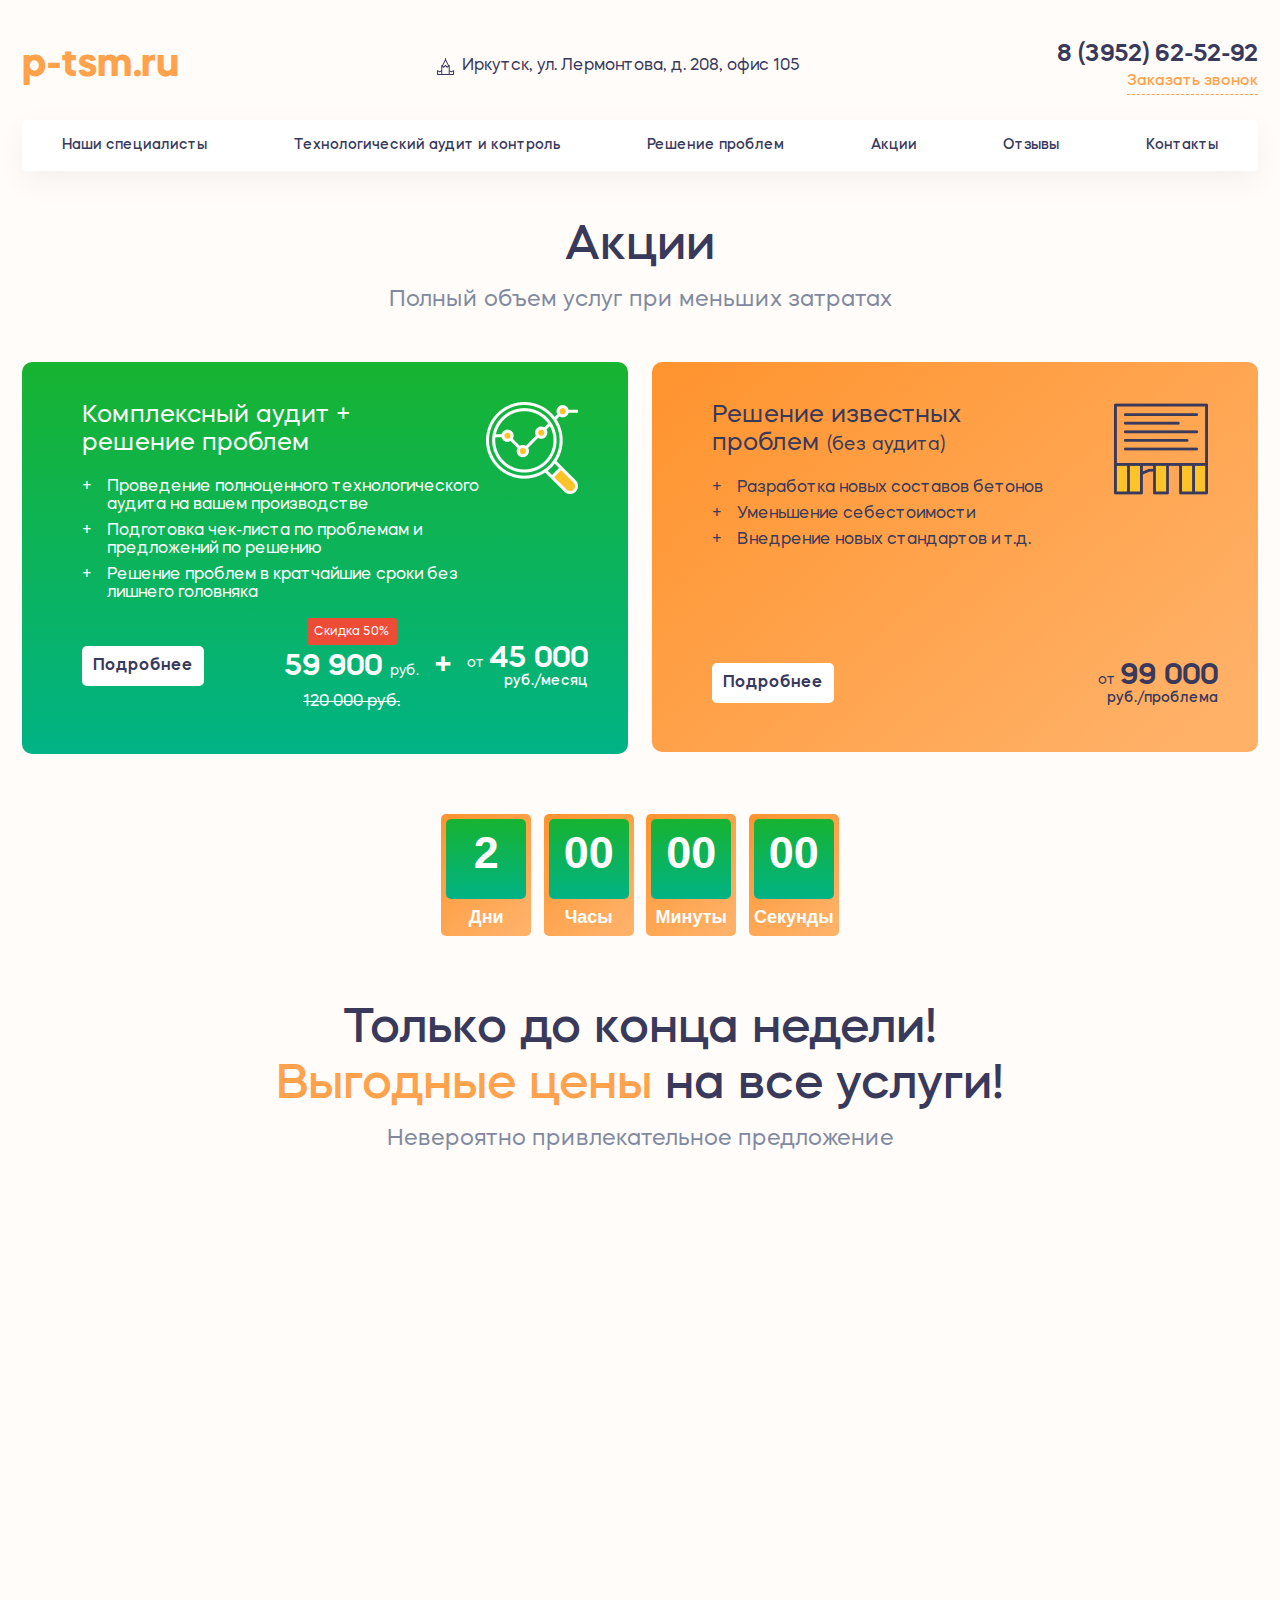
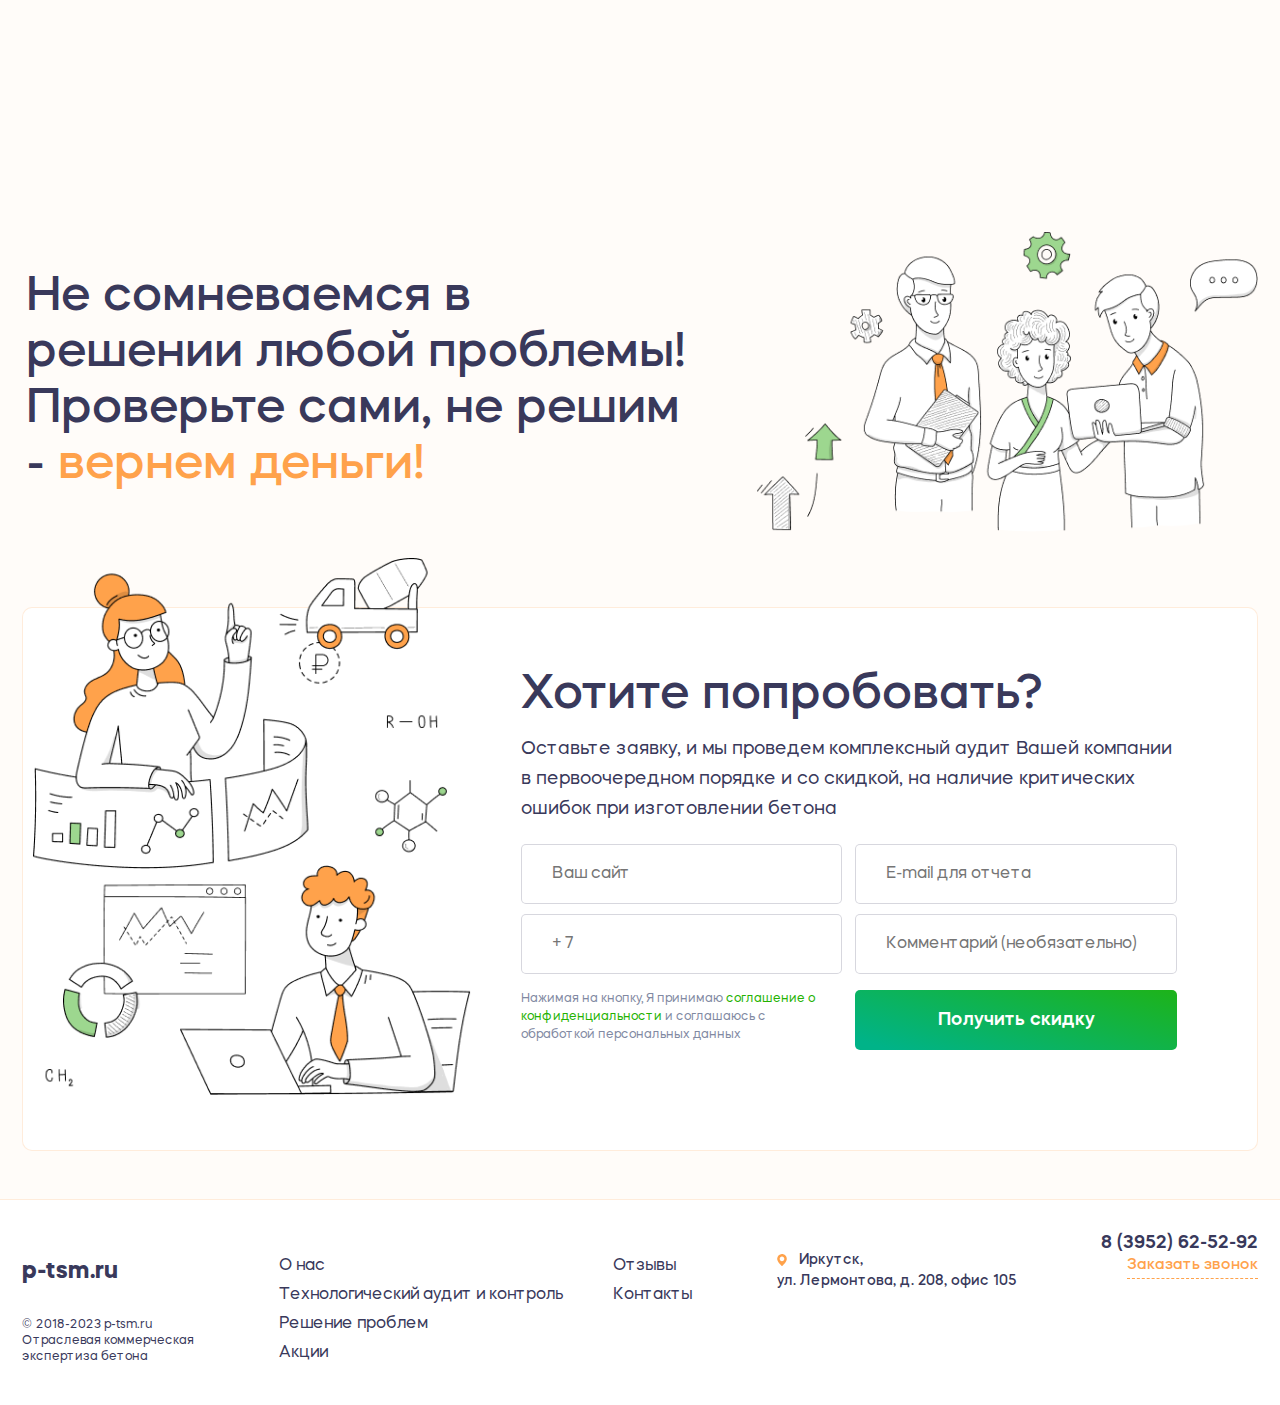
<file: special.html>
<!DOCTYPE html>
<html lang="ru">
<head>
    <meta charset="UTF-8">
    <meta http-equiv="X-UA-Compatible" content="IE=edge">
    <meta name="viewport" content="width=device-width, initial-scale=1.0">
    <title>Акции</title>
    <link rel="stylesheet" href="./assets/style/css/plugins/bootstrap.css">
    <link rel="stylesheet" href="./assets/style/css/plugins/swiper.css">
    <link rel="stylesheet" href="./assets/style/css/plugins/animate.css">
    <link rel="stylesheet" href="./assets/style/css/main.css">
</head>
<body>
    <header class="header">
        <div class="container">
            <div class="row d-none d-lg-flex">
                <div class="col-12">
                    <div class="header-top d-flex justify-content-between align-items-center">
                        <a href="./index.html" class="header__logo">p-tsm.ru</a>
                        <div class="header-top-middle d-flex align-items-center">
                            <svg class="me-2" width="17" height="17" viewBox="0 0 17 17" fill="none" xmlns="http://www.w3.org/2000/svg">
                                <path d="M16.7638 12.344C16.617 12.2533 16.4336 12.245 16.2792 12.3222L14.3681 13.2778L12.7323 12.4599V7.43308C12.7323 7.23164 12.6109 7.05002 12.4248 6.97296C12.2388 6.89592 12.0245 6.93849 11.882 7.08093L11.8372 7.12579L8.99805 1.44742V0.498047C8.99805 0.222992 8.77505 0 8.5 0C8.22495 0 8.00195 0.222992 8.00195 0.498047V1.44739L5.16279 7.12576L5.11793 7.0809C4.97552 6.93842 4.76126 6.89579 4.57516 6.97292C4.38905 7.05002 4.2677 7.23164 4.2677 7.43305V12.4599L2.63188 13.2778L0.72074 12.3222C0.566379 12.245 0.382998 12.2532 0.236174 12.344C0.0893828 12.4348 0 12.5951 0 12.7677V16.502C0 16.777 0.222992 17 0.498047 17H16.502C16.777 17 17 16.777 17 16.502V12.7677C17 12.5951 16.9107 12.4348 16.7638 12.344ZM8.5 2.67863L11.0948 7.86818L10.3671 8.59586L8.85215 7.08093C8.65768 6.88643 8.34232 6.88643 8.14781 7.08093L6.63286 8.59586L5.90521 7.86821L8.5 2.67863ZM0.996094 13.5736L2.40919 14.2801C2.5494 14.3502 2.71442 14.3502 2.85464 14.2801L4.26773 13.5736V16.0039H0.996094V13.5736ZM5.26379 12.7677V8.63547L6.2807 9.65235C6.47517 9.84685 6.79054 9.84685 6.98504 9.65235L8.5 8.13742L10.015 9.65235C10.2094 9.84685 10.5248 9.84685 10.7193 9.65235L11.7362 8.63547V12.7677V16.0039H5.26379V12.7677ZM16.0039 16.0039H12.7323V13.5736L14.1454 14.2801C14.2856 14.3502 14.4506 14.3502 14.5908 14.2801L16.0039 13.5736V16.0039Z" fill="#39395B"/>
                            </svg>
                            Иркутск, ул. Лермонтова, д. 208, офис 105
                        </div>
                        <p class="header-top-call d-flex align-items-end flex-column">
                            8 (3952) 62-52-92
                            <span class="modal-call__btn">Заказать звонок</span>
                        </p>
                    </div>
                </div>
            </div>
            <div class="row d-none d-lg-flex">
                <div class="col-12">
                    <ul class="header-item d-flex justify-content-between">
                        <li class="header-list"><a href="./specialists.html">Наши специалисты </a></li>
                        <li class="header-list"><a href="./index.html">Технологический аудит и контроль </a></li>
                        <li class="header-list"><a href="./audit.html">Решение проблем </a></li>
                        <li class="header-list"><a href="./special.html">Акции </a></li>
                        <li class="header-list"><a href="./reviews.html">Отзывы </a></li>
                        <li class="header-list"><a href="./contacts.html">Контакты </a></li>
                    </ul>
                </div>
            </div>
            <div class="row d-lg-none">
                <div class="col-12">
                    <div class="d-flex justify-content-between align-items-center">
                        <a href="./index.html" class="header__logo">p-tsm.ru</a>
                        <div class="d-flex align-items-center">
                          <div class="me-4 modal-call__btn">
                            <svg width="15" height="15" viewBox="0 0 15 15" fill="none" xmlns="http://www.w3.org/2000/svg">
                              <path d="M12.9243 10.4401C12.0182 9.66506 11.0986 9.1956 10.2035 9.96945L9.6691 10.4372C9.27808 10.7767 8.55105 12.363 5.74013 9.12945C2.92979 5.89999 4.60218 5.39716 4.99379 5.06057L5.53115 4.59228C6.42149 3.81667 6.08549 2.84028 5.44335 1.83521L5.05583 1.22643C4.41076 0.223695 3.70832 -0.434842 2.81564 0.339597L2.3333 0.761061C1.93876 1.04848 0.835932 1.98272 0.56842 3.75755C0.246469 5.88711 1.26208 8.32574 3.58891 11.0015C5.91281 13.6783 8.18813 15.0229 10.3434 14.9995C12.1347 14.9802 13.2164 14.019 13.5548 13.6695L14.0389 13.2475C14.9292 12.4736 14.376 11.6857 13.4693 10.909L12.9243 10.4401Z" fill="#39395B"/>
                            </svg>
                          </div>
                          <div class="menu-burger">
                            <svg width="20" height="14" viewBox="0 0 20 14" fill="none" xmlns="http://www.w3.org/2000/svg">
                              <path d="M0 0.125V1.375H20V0.125H0ZM0 7.625H20V6.375H0V7.625ZM0 13.875H20V12.625H0V13.875Z" fill="#39395B"/>
                            </svg>
                          </div>
                        </div>
                      </div>
                </div>
            </div>
        </div>
        <div class="menu d-none">
            <div class="menu-content">
                <button class="menu__close">
                    <svg width="23" height="23" viewBox="0 0 23 23" fill="none" xmlns="http://www.w3.org/2000/svg">
                        <path d="M3.36719 3.36719L19.6325 19.6325" stroke="#525D7D" stroke-width="2.1875" stroke-miterlimit="10"/>
                        <path d="M3.36719 19.6325L19.6325 3.36719" stroke="#525D7D" stroke-width="2.1875" stroke-miterlimit="10"/>
                    </svg>
                </button>
                <ul class="menu-content-item ">
                        <li class="menu-content-list"><a href="./specialists.html">Наши специалисты </a></li>
                        <li class="menu-content-list"><a href="./index.html">Технологический аудит и контроль </a></li>
                        <li class="menu-content-list"><a href="./audit.html">Решение проблем </a></li>
                        <li class="menu-content-list"><a href="./special.html">Акции </a></li>
                        <li class="menu-content-list"><a href="./reviews.html">Отзывы </a></li>
                        <li class="menu-content-list"><a href="./contacts.html">Контакты </a></li>
                </ul>
            </div>
        </div>
    </header>
    <!-- End header -->

        <!-- Комплексный аудит, решение проблем и поддержка -->
        <div class="support mt-5">
            <div class="container">
                <div class="row d-flex justify-content-center">
                    <div class="col-12">
                        <p class="title__text text-center">Акции</p>
                        <p class="title__text-sub text-center">Полный объем услуг при меньших затратах</p>
                    </div>
                </div>
                <div class="row mt-5">
                    <div class="col-lg-6">
                        <div class="support-item position-relative">
                            <img src="./assets/imgs/png/search.png" alt="" class="support-item__img position-absolute">
                            <div class="">
                                <p class="support-item__title">Комплексный аудит + <br> решение проблем</p>
                                <ul class="support-item-list">
                                    <li class="d-flex align-items-start"><span class="me-3">+</span>Проведение полноценного технологического аудита на вашем производстве</li>
                                    <li class="d-flex align-items-start mt-2"><span class="me-3">+</span>Подготовка чек-листа по проблемам и предложений по решению</li>
                                    <li class="d-flex align-items-start mt-2"><span class="me-3">+</span>Решение проблем в кратчайшие сроки без лишнего головняка</li>
                                </ul>
                            </div>
                            <div class="d-flex justify-content-between align-items-center mt-3 flex-column-reverse flex-sm-row">
                                <a href="./index.html" class="support-item__link d-flex justify-content-center align-items-center">Подробнее</a>
                                <div class="d-flex align-items-center">
                                    <div class="d-flex flex-column align-items-center">
                                        <div class="discount">Скидка 50%</div>
                                        <p class="price-discount">59 900 <span>руб.</span></p>
                                        <p class=""><del class="price">120 000 <span>руб.</span> </del></p>
                                    </div>
                                    <span class="plus">+</span>
                                    <div class="d-flex flex-column align-items-end">
                                        <p class="price-discount"><span>от </span>45 000</p>
                                        <p class="price__text"> руб./месяц</p>
                                    </div>
                                </div>
                            </div>
                        </div>
                    </div>
                    <div class="col-lg-6 mt-4 mt-lg-0">
                        <div class="support-item support-item2 position-relative">
                            <img src="./assets/imgs/png/gs.png" alt="" class="support-item__img position-absolute">
                           <div class="">
                            <p class="support-item__title">Решение известных <br> проблем <span>(без аудита)</span></p>
                            <ul class="support-item-list">
                                <li class="d-flex align-items-start"><span class="me-3">+</span>Разработка новых составов бетонов</li>
                                <li class="d-flex align-items-start mt-2"><span class="me-3">+</span>Уменьшение себестоимости</li>
                                <li class="d-flex align-items-start mt-2"><span class="me-3">+</span>Внедрение новых стандартов и т.д.</li>
                            </ul>
                           </div>
                            <div class="d-flex justify-content-between align-items-center mt-3 flex-column-reverse flex-sm-row">
                                <a href="./audit.html" class="support-item__link d-flex justify-content-center align-items-center">Подробнее</a>
                                <div class="d-flex flex-column align-items-end">
                                    <p class="price-discount"><span>от </span>99 000</p>
                                    <p class="price__text"> руб./проблема</p>
                                </div>
                            </div>
                        </div>
                    </div>
                </div>
            </div>
        </div>

        <div class="timer">
            <div class="container">
                <div class="row">
                    <div class="col-12 d-flex justify-content-center">
                        <div id="countdown" class="countdown">
                        <div class="countdown-number">
                            <span class="days countdown-time"></span>
                            <span class="countdown-text">Дни</span>
                        </div>
                        <div class="countdown-number">
                            <span class="hours countdown-time"></span>
                            <span class="countdown-text">Часы</span>
                        </div>
                        <div class="countdown-number">
                            <span class="minutes countdown-time"></span>
                            <span class="countdown-text">Минуты</span>
                        </div>
                        <div class="countdown-number">
                            <span class="seconds countdown-time"></span>
                            <span class="countdown-text">Секунды</span>
                        </div>
                        </div>
                    </div>
                </div>
            </div>
        </div>
    
        <div class="price">
            <div class="container">
                <div class="row d-flex justify-content-center">
                    <div class="col-lg-8 text-center">
                        <p class="title__text">Только до конца недели! 
                            <span>Выгодные цены</span> на все услуги!</p>
                        <p class="title__text-sub">Невероятно привлекательное предложение</p>
                    </div>
                </div>
                <div class="row">
                    <div class="col-12">
                        <div class="swiper experts-swiper">
                            <div class="swiper-wrapper d-lg-flex d-inline-flex justify-content-between flex-lg-wrap">
                                <div class="swiper-slide price-item wow fadeInUp" data-wow-delay="">
                                    <div class="circle">
                                        <svg width="28" height="23" viewBox="0 0 28 23" fill="none" xmlns="http://www.w3.org/2000/svg">
                                            <path d="M26.8089 20.2535L26.7741 20.2087L16.4826 7.96554V3.17169C16.8358 3.16789 17.1769 3.04213 17.4482 2.81563C17.7196 2.58913 17.9046 2.27577 17.972 1.92848C18.0084 1.71281 17.997 1.49176 17.9387 1.28099C17.8803 1.07021 17.7764 0.874869 17.6343 0.708797C17.4922 0.542725 17.3154 0.409986 17.1163 0.319982C16.9173 0.229977 16.701 0.18491 16.4826 0.187973H11.5727C11.2101 0.178961 10.8561 0.29889 10.5735 0.526478C10.2908 0.754067 10.0978 1.0746 10.0287 1.43119C9.99228 1.64686 10.0037 1.86791 10.062 2.07868C10.1204 2.28946 10.2243 2.4848 10.3664 2.65087C10.5085 2.81694 10.6853 2.94968 10.8844 3.03969C11.0834 3.12969 11.2997 3.17476 11.5181 3.17169V7.96554L1.22654 20.2087L1.19179 20.2535C1.04381 20.4786 0.959465 20.7396 0.947711 21.0088C0.935958 21.2781 0.997236 21.5455 1.12504 21.7827C1.25284 22.0198 1.44239 22.2179 1.67355 22.3558C1.90471 22.4937 2.16884 22.5663 2.43789 22.5659H25.5628C25.8318 22.5663 26.096 22.4937 26.3271 22.3558C26.5583 22.2179 26.7479 22.0198 26.8757 21.7827C27.0035 21.5455 27.0647 21.2781 27.053 21.0088C27.0412 20.7396 26.9569 20.4786 26.8089 20.2535ZM10.7734 18.0903C10.4297 18.0903 10.0938 17.9882 9.80803 17.797C9.52228 17.6057 9.29957 17.3339 9.16805 17.0159C9.03654 16.6978 9.00213 16.3479 9.06917 16.0102C9.13622 15.6726 9.30171 15.3625 9.54472 15.1191C9.78772 14.8757 10.0973 14.7099 10.4344 14.6427C10.7715 14.5756 11.1208 14.61 11.4383 14.7418C11.7558 14.8735 12.0272 15.0966 12.2181 15.3828C12.4091 15.669 12.511 16.0056 12.511 16.3498C12.511 16.8114 12.3279 17.2541 12.002 17.5805C11.6762 17.9069 11.2342 18.0903 10.7734 18.0903ZM16.1053 14.112C15.3388 13.8879 14.6384 13.48 14.0649 12.9235C13.3843 12.2519 12.5207 11.7969 11.5826 11.6156C10.8891 11.5258 10.1842 11.6043 9.52728 11.8444L12.3819 8.44791C12.4603 8.36585 12.5062 8.25803 12.511 8.14456V2.67441C12.511 2.54252 12.4587 2.41603 12.3656 2.32277C12.2725 2.22951 12.1462 2.17712 12.0145 2.17712H11.5181C11.4464 2.17712 11.3755 2.16157 11.3104 2.13152C11.2452 2.10148 11.1874 2.05765 11.1408 2.00307C11.0922 1.94714 11.0568 1.88105 11.037 1.80964C11.0173 1.73823 11.0137 1.6633 11.0266 1.59032C11.0572 1.46997 11.1281 1.3638 11.2275 1.28957C11.3269 1.21535 11.4488 1.17756 11.5727 1.18255H16.4826C16.5543 1.18254 16.6252 1.1981 16.6903 1.22814C16.7555 1.25819 16.8133 1.30201 16.8599 1.3566C16.9085 1.41253 16.9439 1.47861 16.9637 1.55003C16.9834 1.62144 16.987 1.69637 16.9741 1.76935C16.9435 1.8897 16.8726 1.99587 16.7731 2.07009C16.6737 2.14432 16.5519 2.1821 16.428 2.17712H15.9862C15.8545 2.17712 15.7282 2.22951 15.6351 2.32277C15.542 2.41603 15.4897 2.54252 15.4897 2.67441V8.14456C15.4881 8.26187 15.5307 8.37547 15.6089 8.46282L19.7741 13.4357C18.4138 14.1468 17.1826 14.3905 16.1053 14.112ZM19.4614 20.0794C19.1668 20.0794 18.8788 19.9919 18.6339 19.828C18.389 19.6641 18.1981 19.4311 18.0854 19.1585C17.9726 18.8859 17.9431 18.5859 18.0006 18.2965C18.0581 18.0071 18.1999 17.7413 18.4082 17.5327C18.6165 17.324 18.8819 17.182 19.1708 17.1244C19.4597 17.0668 19.7592 17.0964 20.0313 17.2093C20.3035 17.3222 20.5361 17.5134 20.6997 17.7588C20.8634 18.0041 20.9507 18.2925 20.9507 18.5876C20.9507 18.9832 20.7938 19.3627 20.5145 19.6425C20.2352 19.9223 19.8564 20.0794 19.4614 20.0794Z" fill="#39395B"/>
                                        </svg>
                                    </div>
                                    <p class="price__text">Разработка составов <br>
                                        и решение проблем – </p>
                                    <div class="price-info">от 150000 рублей или %</div>
                                </div>
                                <div class="swiper-slide price-item wow fadeInUp" data-wow-delay="0.5s">
                                    <div class="circle">
                                        <svg width="21" height="25" viewBox="0 0 21 25" fill="none" xmlns="http://www.w3.org/2000/svg">
                                            <path d="M19.4688 4.0625H16.9375V1.53125C16.9375 1.30747 16.8486 1.09286 16.6904 0.934629C16.5321 0.776395 16.3175 0.6875 16.0938 0.6875H0.90625C0.682474 0.6875 0.467863 0.776395 0.309629 0.934629C0.151395 1.09286 0.0625 1.30747 0.0625 1.53125V20.0938C0.0625 20.3175 0.151395 20.5321 0.309629 20.6904C0.467863 20.8486 0.682474 20.9375 0.90625 20.9375H3.4375V23.4688C3.4375 23.6925 3.5264 23.9071 3.68463 24.0654C3.84286 24.2236 4.05747 24.3125 4.28125 24.3125H19.4688C19.6925 24.3125 19.9071 24.2236 20.0654 24.0654C20.2236 23.9071 20.3125 23.6925 20.3125 23.4688V4.90625C20.3125 4.68247 20.2236 4.46786 20.0654 4.30963C19.9071 4.1514 19.6925 4.0625 19.4688 4.0625ZM4.28125 4.0625H12.7188C12.9425 4.0625 13.1571 4.1514 13.3154 4.30963C13.4736 4.46786 13.5625 4.68247 13.5625 4.90625C13.5625 5.13003 13.4736 5.34464 13.3154 5.50287C13.1571 5.66111 12.9425 5.75 12.7188 5.75H4.28125C4.05747 5.75 3.84286 5.66111 3.68463 5.50287C3.5264 5.34464 3.4375 5.13003 3.4375 4.90625C3.4375 4.68247 3.5264 4.46786 3.68463 4.30963C3.84286 4.1514 4.05747 4.0625 4.28125 4.0625ZM4.28125 7.4375H12.7188C12.9425 7.4375 13.1571 7.52639 13.3154 7.68463C13.4736 7.84286 13.5625 8.05747 13.5625 8.28125C13.5625 8.50503 13.4736 8.71964 13.3154 8.87787C13.1571 9.03611 12.9425 9.125 12.7188 9.125H4.28125C4.05747 9.125 3.84286 9.03611 3.68463 8.87787C3.5264 8.71964 3.4375 8.50503 3.4375 8.28125C3.4375 8.05747 3.5264 7.84286 3.68463 7.68463C3.84286 7.52639 4.05747 7.4375 4.28125 7.4375ZM4.28125 10.8125H12.7188C12.9425 10.8125 13.1571 10.9014 13.3154 11.0596C13.4736 11.2179 13.5625 11.4325 13.5625 11.6562C13.5625 11.88 13.4736 12.0946 13.3154 12.2529C13.1571 12.4111 12.9425 12.5 12.7188 12.5H4.28125C4.05747 12.5 3.84286 12.4111 3.68463 12.2529C3.5264 12.0946 3.4375 11.88 3.4375 11.6562C3.4375 11.4325 3.5264 11.2179 3.68463 11.0596C3.84286 10.9014 4.05747 10.8125 4.28125 10.8125ZM4.28125 14.1875H12.7188C12.9425 14.1875 13.1571 14.2764 13.3154 14.4346C13.4736 14.5929 13.5625 14.8075 13.5625 15.0312C13.5625 15.255 13.4736 15.4696 13.3154 15.6279C13.1571 15.7861 12.9425 15.875 12.7188 15.875H4.28125C4.05747 15.875 3.84286 15.7861 3.68463 15.6279C3.5264 15.4696 3.4375 15.255 3.4375 15.0312C3.4375 14.8075 3.5264 14.5929 3.68463 14.4346C3.84286 14.2764 4.05747 14.1875 4.28125 14.1875ZM18.625 22.625H5.125V20.9375H16.0938C16.3175 20.9375 16.5321 20.8486 16.6904 20.6904C16.8486 20.5321 16.9375 20.3175 16.9375 20.0938V5.75H18.625V22.625Z" fill="#39395B"/>
                                        </svg>
                                    </div>
                                    <p class="price__text">Регламенты, инструкции</p>
                                    <div class="price-info">от 8000 за документ</div>
                                </div>
                                <div class="swiper-slide price-item wow fadeInUp" data-wow-delay="1s">
                                    <div class="circle">
                                        <svg width="25" height="25" viewBox="0 0 25 25" fill="none" xmlns="http://www.w3.org/2000/svg">
                                            <path d="M18.75 0.78125H9.375C8.89145 0.782609 8.42016 0.933499 8.02573 1.21323C7.6313 1.49297 7.33306 1.88785 7.17188 2.34375H15.625C16.661 2.34375 17.6546 2.7553 18.3871 3.48786C19.1197 4.22043 19.5312 5.214 19.5312 6.25V20.9531C19.9871 20.7919 20.382 20.4937 20.6618 20.0993C20.9415 19.7048 21.0924 19.2336 21.0937 18.75V3.125C21.0937 2.5034 20.8468 1.90726 20.4073 1.46772C19.9677 1.02818 19.3716 0.78125 18.75 0.78125Z" fill="#39395B"/>
                                            <path d="M15.625 3.90625H6.25C5.6284 3.90625 5.03226 4.15318 4.59272 4.59272C4.15318 5.03226 3.90625 5.6284 3.90625 6.25V21.875C3.90625 22.4966 4.15318 23.0927 4.59272 23.5323C5.03226 23.9718 5.6284 24.2188 6.25 24.2188H15.625C16.2466 24.2188 16.8427 23.9718 17.2823 23.5323C17.7218 23.0927 17.9688 22.4966 17.9688 21.875V6.25C17.9688 5.6284 17.7218 5.03226 17.2823 4.59272C16.8427 4.15318 16.2466 3.90625 15.625 3.90625ZM14.8438 21.0938H7.03125C6.82405 21.0938 6.62534 21.0114 6.47882 20.8649C6.33231 20.7184 6.25 20.5197 6.25 20.3125C6.25 20.1053 6.33231 19.9066 6.47882 19.7601C6.62534 19.6136 6.82405 19.5312 7.03125 19.5312H14.8438C15.051 19.5312 15.2497 19.6136 15.3962 19.7601C15.5427 19.9066 15.625 20.1053 15.625 20.3125C15.625 20.5197 15.5427 20.7184 15.3962 20.8649C15.2497 21.0114 15.051 21.0938 14.8438 21.0938ZM14.8438 17.9688H7.03125C6.82405 17.9688 6.62534 17.8864 6.47882 17.7399C6.33231 17.5934 6.25 17.3947 6.25 17.1875C6.25 16.9803 6.33231 16.7816 6.47882 16.6351C6.62534 16.4886 6.82405 16.4062 7.03125 16.4062H14.8438C15.051 16.4062 15.2497 16.4886 15.3962 16.6351C15.5427 16.7816 15.625 16.9803 15.625 17.1875C15.625 17.3947 15.5427 17.5934 15.3962 17.7399C15.2497 17.8864 15.051 17.9688 14.8438 17.9688ZM10.9375 15.625C10.0104 15.625 9.10412 15.3501 8.33326 14.835C7.56241 14.3199 6.9616 13.5879 6.60682 12.7313C6.25203 11.8748 6.1592 10.9323 6.34007 10.023C6.52094 9.11373 6.96738 8.2785 7.62294 7.62294C8.2785 6.96738 9.11373 6.52094 10.023 6.34007C10.9323 6.1592 11.8748 6.25203 12.7313 6.60682C13.5879 6.9616 14.3199 7.56241 14.835 8.33326C15.3501 9.10412 15.625 10.0104 15.625 10.9375C15.625 12.1807 15.1311 13.373 14.2521 14.2521C13.373 15.1311 12.1807 15.625 10.9375 15.625Z" fill="#39395B"/>
                                            <path d="M10.9375 7.8125C10.3194 7.8125 9.71525 7.99578 9.20135 8.33916C8.68744 8.68254 8.2869 9.17059 8.05038 9.74161C7.81385 10.3126 7.75197 10.941 7.87255 11.5472C7.99313 12.1533 8.29075 12.7102 8.72779 13.1472C9.16483 13.5842 9.72165 13.8819 10.3278 14.0025C10.934 14.123 11.5624 14.0611 12.1334 13.8246C12.7044 13.5881 13.1925 13.1876 13.5358 12.6737C13.8792 12.1598 14.0625 11.5556 14.0625 10.9375C14.0625 10.1087 13.7333 9.31384 13.1472 8.72779C12.5612 8.14174 11.7663 7.8125 10.9375 7.8125ZM12.6484 10.7188L11.0313 12.2812C10.8864 12.4208 10.6933 12.4992 10.4922 12.5C10.2883 12.5012 10.0921 12.4227 9.94531 12.2812L9.22656 11.5781C9.14367 11.5097 9.07577 11.4249 9.02713 11.3291C8.97849 11.2333 8.95015 11.1284 8.94388 11.0211C8.9376 10.9138 8.95354 10.8064 8.99068 10.7055C9.02783 10.6047 9.08538 10.5126 9.15974 10.435C9.23411 10.3574 9.32368 10.296 9.42286 10.2546C9.52205 10.2132 9.62871 10.1927 9.73617 10.1944C9.84363 10.1961 9.94959 10.2199 10.0474 10.2645C10.1452 10.309 10.2328 10.3732 10.3047 10.4531L10.4922 10.6328L11.5703 9.59375C11.7224 9.46826 11.9163 9.40491 12.1131 9.41642C12.31 9.42793 12.4952 9.51343 12.6316 9.65579C12.768 9.79814 12.8456 9.98682 12.8487 10.184C12.8518 10.3811 12.7803 10.5721 12.6484 10.7188Z" fill="#39395B"/>
                                        </svg>
                                    </div>
                                    <p class="price__text">Декларирование</p>
                                    <div class="price-info">от 70000 рублей</div>
                                </div>
                                <div class="swiper-slide price-item wow fadeInUp" data-wow-delay="1.5s">
                                    <div class="circle">
                                        <svg width="25" height="21" viewBox="0 0 25 21" fill="none" xmlns="http://www.w3.org/2000/svg">
                                            <path d="M22.4737 13.6348C22.4737 14.2158 22.3003 14.7837 21.9754 15.2667C21.6505 15.7498 21.1886 16.1263 20.6483 16.3486C20.108 16.5709 19.5135 16.6291 18.9399 16.5158C18.3663 16.4024 17.8394 16.1227 17.4259 15.7119C17.0124 15.3011 16.7307 14.7777 16.6166 14.2079C16.5025 13.6381 16.5611 13.0474 16.7849 12.5107C17.0087 11.974 17.3877 11.5152 17.874 11.1924C18.3602 10.8697 18.9319 10.6974 19.5168 10.6974C20.3007 10.6982 21.0524 11.008 21.6067 11.5587C22.1611 12.1093 22.4729 12.856 22.4737 13.6348ZM17.6779 17.4836V20.5569C17.6778 20.634 17.6981 20.7098 17.7366 20.7768C17.7751 20.8437 17.8305 20.8995 17.8974 20.9387C17.9642 20.9778 18.0402 20.999 18.1178 21C18.1955 21.001 18.272 20.9818 18.3399 20.9444L19.1931 20.475C19.2922 20.4205 19.4037 20.3919 19.517 20.3919C19.6303 20.3919 19.7417 20.4205 19.8409 20.475L20.6937 20.9444C20.7615 20.9817 20.838 21.0008 20.9156 20.9997C20.9931 20.9987 21.069 20.9775 21.1358 20.9384C21.2026 20.8992 21.258 20.8435 21.2965 20.7766C21.335 20.7097 21.3552 20.634 21.3552 20.5569V17.4836C20.7816 17.7578 20.1531 17.9002 19.5165 17.9002C18.8799 17.9002 18.2515 17.7578 17.6779 17.4836ZM25 0.442847V17.426C25 17.5435 24.953 17.6561 24.8694 17.7392C24.7858 17.8222 24.6724 17.8689 24.5542 17.8689H22.6908V16.496C23.4115 15.7154 23.8108 14.6944 23.8097 13.6352C23.8115 12.9419 23.643 12.2586 23.3189 11.6445C22.9949 11.0305 22.525 10.5041 21.95 10.1112C21.3749 9.71818 20.7121 9.4704 20.019 9.38929C19.3258 9.30818 18.6232 9.39619 17.972 9.64568C17.3208 9.89517 16.7407 10.2986 16.2818 10.8211C15.823 11.3436 15.4993 11.9693 15.3388 12.644C15.1783 13.3188 15.1859 14.0223 15.3608 14.6935C15.5358 15.3647 15.8728 15.9834 16.3427 16.496V17.8689H0.445792C0.32756 17.8689 0.214172 17.8222 0.130569 17.7392C0.0469673 17.6561 0 17.5435 0 17.426V0.442847C0 0.325396 0.0469673 0.212756 0.130569 0.129707C0.214172 0.0466568 0.32756 0 0.445792 0H24.5542C24.6724 0 24.7858 0.0466568 24.8694 0.129707C24.953 0.212756 25 0.325396 25 0.442847ZM7.75232 3.57377C7.7522 3.66104 7.76942 3.74747 7.80298 3.82811C7.83654 3.90876 7.88579 3.98203 7.94791 4.04374C8.01003 4.10545 8.08379 4.15437 8.16497 4.18771C8.24615 4.22106 8.33316 4.23816 8.42101 4.23804H16.579C16.7563 4.23804 16.9264 4.16806 17.0518 4.04348C17.1772 3.91891 17.2477 3.74995 17.2477 3.57377C17.2477 3.3976 17.1772 3.22864 17.0518 3.10406C16.9264 2.97949 16.7563 2.9095 16.579 2.9095H8.42101C8.33316 2.90939 8.24615 2.92649 8.16497 2.95983C8.08379 2.99317 8.01003 3.0421 7.94791 3.1038C7.88579 3.16551 7.83654 3.23878 7.80298 3.31943C7.76942 3.40007 7.7522 3.48651 7.75232 3.57377ZM13.8106 12.6256C13.8107 12.5383 13.7935 12.4519 13.76 12.3712C13.7264 12.2906 13.6772 12.2173 13.615 12.1556C13.5529 12.0939 13.4792 12.045 13.398 12.0116C13.3168 11.9783 13.2298 11.9612 13.1419 11.9613H3.15175C2.9744 11.9613 2.80432 12.0313 2.67891 12.1558C2.55351 12.2804 2.48306 12.4494 2.48306 12.6256C2.48306 12.8017 2.55351 12.9707 2.67891 13.0953C2.80432 13.2198 2.9744 13.2898 3.15175 13.2898H13.1419C13.2298 13.2899 13.3168 13.2728 13.398 13.2395C13.4792 13.2062 13.5529 13.1572 13.615 13.0955C13.6772 13.0338 13.7264 12.9605 13.76 12.8799C13.7935 12.7993 13.8107 12.7128 13.8106 12.6256ZM14.7245 9.60977C14.7246 9.5225 14.7074 9.43607 14.6738 9.35543C14.6403 9.27478 14.591 9.20151 14.5289 9.1398C14.4668 9.07809 14.393 9.02917 14.3118 8.99583C14.2307 8.96249 14.1437 8.94538 14.0558 8.9455H3.15175C2.9744 8.9455 2.80432 9.01549 2.67891 9.14006C2.55351 9.26464 2.48306 9.4336 2.48306 9.60977C2.48306 9.78595 2.55351 9.95491 2.67891 10.0795C2.80432 10.2041 2.9744 10.274 3.15175 10.274H14.0558C14.1437 10.2742 14.2307 10.2571 14.3118 10.2237C14.393 10.1904 14.4668 10.1414 14.5289 10.0797C14.591 10.018 14.6403 9.94476 14.6738 9.86411C14.7074 9.78347 14.7246 9.69704 14.7245 9.60977ZM22.5169 6.58956C22.5165 6.41353 22.4459 6.24484 22.3206 6.12036C22.1953 5.99589 22.0255 5.92575 21.8483 5.92529H3.15175C2.9744 5.92529 2.80432 5.99527 2.67891 6.11985C2.55351 6.24442 2.48306 6.41338 2.48306 6.58956C2.48306 6.76573 2.55351 6.93469 2.67891 7.05927C2.80432 7.18384 2.9744 7.25383 3.15175 7.25383H21.8483C21.9361 7.25394 22.0231 7.23684 22.1043 7.2035C22.1855 7.17016 22.2592 7.12123 22.3213 7.05953C22.3835 6.99782 22.4327 6.92455 22.4663 6.8439C22.4998 6.76325 22.5171 6.67682 22.5169 6.58956Z" fill="#39395B"/>
                                        </svg>
                                    </div>
                                    <p class="price__text">Сертификация </p>
                                    <div class="price-info">от 25000 рублей</div>
                                </div>
                                <div class="swiper-slide price-item wow fadeInUp" data-wow-delay="2s">
                                    <div class="circle">
                                        <svg width="23" height="23" viewBox="0 0 23 23" fill="none" xmlns="http://www.w3.org/2000/svg">
                                            <g clip-path="url(#clip0_260_12094)">
                                            <path d="M17.1708 13.8009C16.4341 13.8009 15.8339 14.4011 15.8339 15.1378C15.8339 18.002 13.5052 20.3307 10.6409 20.3307H10.605C7.74078 20.3307 5.41203 18.002 5.41203 15.1378C5.41203 14.4011 4.81187 13.8009 4.07516 13.8009C3.33844 13.8009 2.73828 14.4011 2.73828 15.1378C2.74187 19.4718 6.27094 23.0009 10.605 23.0009H10.6409C14.9786 23.0009 18.5041 19.4718 18.5041 15.1378C18.5041 14.4011 17.9075 13.8009 17.1708 13.8009ZM19.1078 1.1509C17.5697 -0.383633 15.072 -0.383633 13.5339 1.1509L8.77938 5.90543L8.65359 5.77965C8.50076 5.62778 8.29405 5.54255 8.07859 5.54255C7.86314 5.54255 7.65643 5.62778 7.50359 5.77965C7.18375 6.09949 7.18375 6.6134 7.50359 6.93324L13.3255 12.7587C13.4836 12.9168 13.692 12.9959 13.9005 12.9959C14.1089 12.9959 14.3173 12.9168 14.4755 12.7587C14.7917 12.4425 14.7917 11.925 14.4755 11.6087L14.3497 11.4829L19.1042 6.7284C20.6423 5.19027 20.6423 2.68902 19.1078 1.1509Z" fill="#39395B"/>
                                            <path d="M10.296 18.4364C11.2052 18.4364 12.0245 17.9656 12.4881 17.1858C12.7154 16.8051 12.839 16.3716 12.8466 15.9283C12.8541 15.4851 12.7454 15.0475 12.5313 14.6594L11.0111 11.885C10.8674 11.6227 10.5942 11.4609 10.296 11.4609C9.99767 11.4609 9.72095 11.6227 9.5808 11.885L8.06064 14.6594C7.84471 15.047 7.73498 15.4847 7.74255 15.9284C7.75013 16.372 7.87473 16.8058 8.10376 17.1858C8.32792 17.5677 8.64831 17.8842 9.03297 18.1036C9.41763 18.3231 9.8531 18.4378 10.296 18.4364Z" fill="#39395B"/>
                                            </g>
                                            <defs>
                                            <clipPath id="clip0_260_12094">
                                            <rect width="23" height="23" fill="white"/>
                                            </clipPath>
                                            </defs>
                                        </svg>
                                    </div>
                                    <p class="price__text">Услуги лаборатории/ <br> выдача протоколов <br> испытаний – </p>
                                    <div class="price-info">фиксированная скидка 20%</div>
                                </div>
                                <div class="swiper-slide price-item wow fadeInUp" data-wow-delay="2.5s">
                                    <div class="circle">
                                        <svg width="24" height="23" viewBox="0 0 24 23" fill="none" xmlns="http://www.w3.org/2000/svg">
                                            <path d="M1.48511 18.4C1.48511 21.0067 3.43213 23 5.97824 23H7.47595V13.8H5.97824C4.92984 13.8 4.03121 14.1067 3.28236 14.72C1.78465 8.74 6.12801 3.06667 11.9691 3.06667C17.8102 3.06667 22.1535 8.74 20.6558 14.72C19.9069 14.1067 19.0083 13.8 17.9599 13.8H16.4622V23H17.9599C20.506 23 22.4531 21.0067 22.4531 18.4V18.2467C26.9462 9.96667 21.1051 0 11.9691 0C2.83305 0 -2.85825 9.96667 1.48511 18.2467V18.4Z" fill="#39395B"/>
                                         </svg>
                                    </div>
                                    <p class="price__text">Технологическая <br> дистанционная <br> 
                                        поддержка –</p>
                                    <div class="price-info">39990 рублей в месяц</div>
                                </div>
                            </div>
                        </div>
                        <div class="d-flex justify-content-center text-center mt-4">
                            <div class="experts-pagination"></div>
                        </div>
                    </div>
                </div>
            </div>
        </div>

        <div class="price-sub">
            <div class="container">
                <div class="row d-flex align-items-lg-center flex-column-reverse flex-lg-row">
                    <div class="col-lg-7 pe-lg-5 ps-lg-3 px-5">
                        <p class="title__text mt-3 mt-lg-0 text-center text-lg-start">Не сомневаемся в решении 
                            любой проблемы!
                            Проверьте сами, не решим - 
                            <span>вернем деньги!</span></p>
                    </div>
                    <div class="col-lg-5">
                        <img src="./assets/imgs/png/price.png" alt="" class="price-sub__img">
                    </div>
                </div>
            </div>
        </div>
           
        <!-- Хотите попробовать? -->
        <div class="contact mb-5">
            <div class="container">
                <div class="row">
                    <div class="col-12">
                        <div class="contact-item">
                            <div class="contact-item-img">
                                <img src="./assets/imgs/png/form.png" alt="" class="d-none d-md-block">
                            </div>
                            <form class="form">
                                <p class="title__text">Хотите попробовать?</p>
                                <img src="./assets/imgs/png/form-mob.png" alt="" class="form__img d-md-none">
                                <p class="form__text">Оставьте заявку, и мы проведем комплексный аудит Вашей компании 
                                    в первоочередном порядке и со скидкой, на наличие критических ошибок 
                                    при изготовлении бетона</p>
                                <div class="d-flex justify-content-between flex-wrap">
                                    <input type="hidden" name="Форма" value="Хотите попробовать?">
                                    <input type="text" class="form__inp" name="Сайт" placeholder="Ваш сайт" required>
                                    <input type="email" class="form__inp" name="Email" placeholder="E-mail для отчета" required>
                                    <input type="text" class="form__inp" name="Телефон" placeholder="+ 7" required>
                                    <input type="text" class="form__inp" name="Комментарий" placeholder="Комментарий (необязательно)">
                                </div>
                                <div class="d-flex justify-content-between mt-3 flex-column-reverse flex-lg-row">
                                    <div class="form__sub">Нажимая на кнопку, Я принимаю <a href="#">соглашение</a>
                                        <a href="#">о конфиденциальности</a> и соглашаюсь с обработкой
                                        персональных данных</div>
                                    <button type="submit" class="form__btn">Получить скидку</button>
                                </div>
                            </form>
                        </div>
                    </div>
                </div>
            </div>
        </div>


    <!-- Подваль -->
    <footer class="footer">
            <div class="container">
                <div class="row">
                    <div class="col-12 d-flex justify-content-between flex-wrap flex-column-reverse flex-sm-row">
                        <div class="d-sm-flex d-none flex-column justify-content-between mt-4">
                            <a href="./index.html" class="footer__logo">p-tsm.ru</a>
                            <span class="footer__logo-sub mt-3 mt-sm-0">© 2018-2023 p-tsm.ru <br>
                                Отраслевая коммерческая <br>
                                экспертиза бетона</span>
                        </div>
                        <div class="d-flex flex-column justify-content-between mt-4 d-sm-none">
                            <a href="./index.html" class="footer__logo-mob">p-tsm.ru</a>
                            <span class="footer__logo-mob-sub mt-3 mt-sm-0">© 2018-2023 p-tsm.ru Отраслевая коммерческая <br>
                                экспертиза бренда</span>
                        </div>
                        <div class="d-flex">
                            <ul class="footer-item mt-4">
                                <li class="footer-list"><a href="./specialists.html">О нас</a></li>
                                <li class="footer-list"><a href="./index.html">Технологический аудит и контроль</a></li>
                                <li class="footer-list"><a href="./audit.html">Решение проблем</a></li>
                                <li class="footer-list"><a href="./special.html">Акции</a></li>
                                <!-- <li class="footer-list"><a href="#">Выполненные работы</a></li> -->
                            </ul>
                            <ul class="footer-item mt-4">
                                <li class="footer-list"><a href="./reviews.html">Отзывы</a></li>
                                <!-- <li class="footer-list"><a href="#">Блог</a></li> -->
                                <li class="footer-list"><a href="./contacts.html">Контакты</a></li>
                            </ul>
                        </div>
                        <div class="footer-add d-flex align-items-center align-items-sm-start justify-content-center justify-content-sm-start flex-column mt-4">
                            <p class="text-center">
                                <svg class="me-2" width="10" height="12" viewBox="0 0 10 12" fill="none" xmlns="http://www.w3.org/2000/svg">
                                <path d="M4.82925 0.0030542C2.44512 0.0867079 0.464493 1.94677 0.235675 4.32106C0.188928 4.79592 0.215992 5.25601 0.299646 5.69642C0.299646 5.69642 0.307027 5.74809 0.331631 5.84651C0.405443 6.1762 0.516162 6.49605 0.653944 6.79622C1.13372 7.93293 2.24337 9.83482 4.73329 11.904C4.88584 12.032 5.10974 12.032 5.26474 11.904C7.75467 9.83728 8.86431 7.93539 9.34655 6.79376C9.48679 6.49359 9.59505 6.1762 9.66886 5.84405C9.69101 5.74809 9.70085 5.69396 9.70085 5.69396C9.75744 5.39872 9.78696 5.09609 9.78696 4.78608C9.78696 2.08455 7.55046 -0.0929015 4.82925 0.0030542ZM4.99902 7.16774C3.71469 7.16774 2.67394 6.12699 2.67394 4.84266C2.67394 3.55833 3.71469 2.51758 4.99902 2.51758C6.28335 2.51758 7.3241 3.55833 7.3241 4.84266C7.3241 6.12699 6.28335 7.16774 4.99902 7.16774Z" fill="#FFA24B"/>
                            </svg>
                            Иркутск,
                        </p>
                             <br> ул. Лермонтова, д. 208, офис 105
                        </div>
                        <p class="footer-tel text-end d-flex flex-column align-items-center align-items-sm-end">8 (3952) 62-52-92
                            <span class="footer-tel__sub modal-call__btn">Заказать звонок</span>
                        </p>
                    </div>
                </div>
            </div>
    </footer>

     <!-- modal -->
     <div class="pop-up pop-up-call d-none">
        <div class="pop-up-item d-flex align-items-center position-relative">
            <button class="close-pop-up">
                <svg width="23" height="23" viewBox="0 0 23 23" fill="none" xmlns="http://www.w3.org/2000/svg">
                    <path d="M3.36719 3.36719L19.6325 19.6325" stroke="#525D7D" stroke-width="2.1875" stroke-miterlimit="10"/>
                    <path d="M3.36719 19.6325L19.6325 3.36719" stroke="#525D7D" stroke-width="2.1875" stroke-miterlimit="10"/>
                </svg>
            </button>
            <div class="pop-up-item-img d-none d-lg-flex">
                <img src="./assets/imgs/png/modal.png" alt="" class="d-none d-md-block">
            </div>
            <form class="form">
                <p class="title__text mb-4">Заказать звонок</p>
                <div class="d-flex justify-content-between flex-wrap">
                    <input type="hidden" name="Форма" value="Заказать звонок">
                    <input type="text" class="form__inp" name="Имя" placeholder="Ваше имя" required>
                    <input type="email" class="form__inp" name="Email" placeholder="E-mail" required>
                    <input type="text" class="form__inp" name="Телефон" placeholder="+ 7" required>
                    <button type="submit" class="form__btn">Отправить</button>
                </div>
                <p class="form__sub mt-3">Нажимая на кнопку, Я принимаю <a href="#">соглашение о конфиденциальности</a> и соглашаюсь 
                    с обработкой персональных данных</p>
            </form>
        </div>
    </div>

    <div class="pop-up pop-up-mess-ok d-none">
        <div class="pop-up-item d-flex align-items-center position-relative">
            <p class="title__text-ok">Сообщение отправлено!</p>
        </div>
    </div>
    <div class="pop-up pop-up-mess-err d-none">
        <div class="pop-up-item d-flex align-items-center position-relative">
            <p class="title__text-ok">Произошла ошибка:(<br>Попробуйте позже.</p>
        </div>
    </div>

    <script src="./assets/js/plugins/jquery.js"></script>
    <script src="./assets/js/plugins/swiper.js"></script>
    <script src="./assets/js/plugins/wow.js"></script>
    <script src="./assets/js/header.js"></script>
    <script src="./assets/js/special.js"></script>
    <script src="./assets/js/email.js"></script>
</body>
</html>
</file>
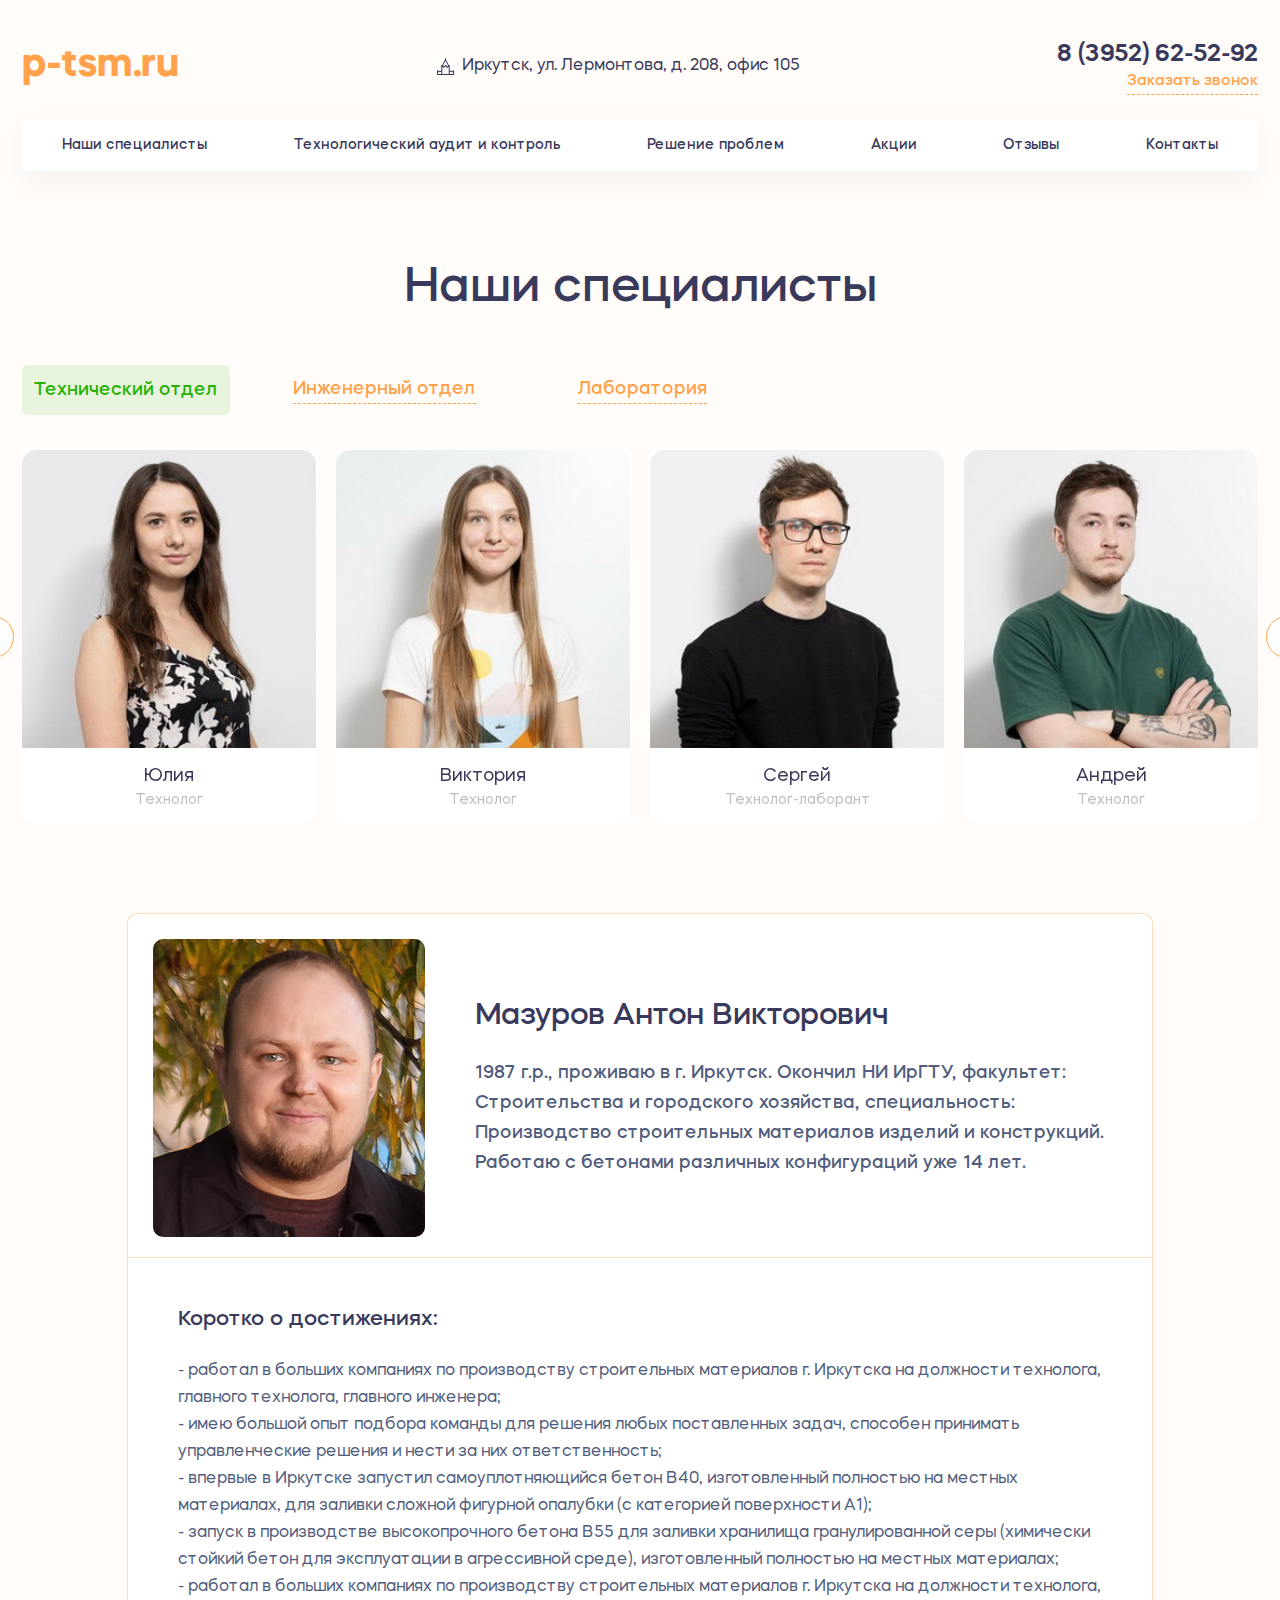
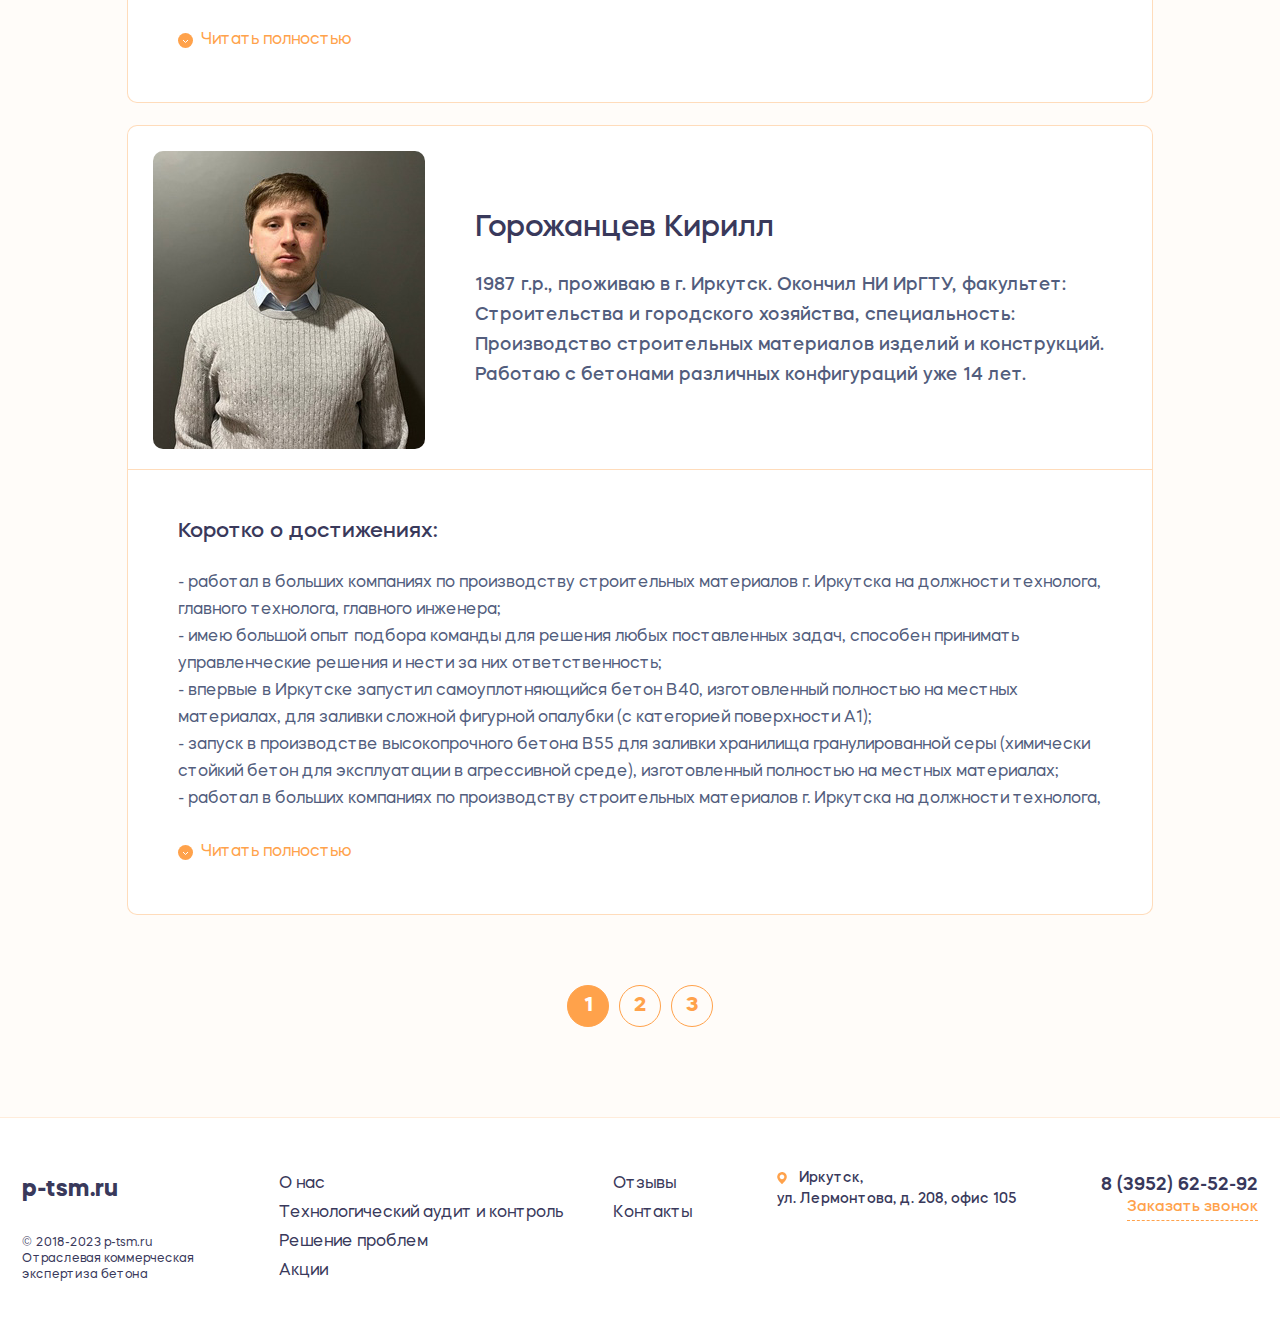
<file: specialists.html>
<!DOCTYPE html>
<html lang="ru">
<head>
    <meta charset="UTF-8">
    <meta http-equiv="X-UA-Compatible" content="IE=edge">
    <meta name="viewport" content="width=device-width, initial-scale=1.0">
    <title>Специалисты</title>
    <link rel="stylesheet" href="./assets/style/css/plugins/bootstrap.css">
    <link rel="stylesheet" href="./assets/style/css/plugins/swiper.css">
    <link rel="stylesheet" href="./assets/style/css/main.css">
</head>
<body>
    <header class="header">
        <div class="container">
            <div class="row d-none d-lg-flex">
                <div class="col-12">
                    <div class="header-top d-flex justify-content-between align-items-center">
                        <a href="./index.html" class="header__logo">p-tsm.ru</a>
                        <div class="header-top-middle d-flex align-items-center">
                            <svg class="me-2" width="17" height="17" viewBox="0 0 17 17" fill="none" xmlns="http://www.w3.org/2000/svg">
                                <path d="M16.7638 12.344C16.617 12.2533 16.4336 12.245 16.2792 12.3222L14.3681 13.2778L12.7323 12.4599V7.43308C12.7323 7.23164 12.6109 7.05002 12.4248 6.97296C12.2388 6.89592 12.0245 6.93849 11.882 7.08093L11.8372 7.12579L8.99805 1.44742V0.498047C8.99805 0.222992 8.77505 0 8.5 0C8.22495 0 8.00195 0.222992 8.00195 0.498047V1.44739L5.16279 7.12576L5.11793 7.0809C4.97552 6.93842 4.76126 6.89579 4.57516 6.97292C4.38905 7.05002 4.2677 7.23164 4.2677 7.43305V12.4599L2.63188 13.2778L0.72074 12.3222C0.566379 12.245 0.382998 12.2532 0.236174 12.344C0.0893828 12.4348 0 12.5951 0 12.7677V16.502C0 16.777 0.222992 17 0.498047 17H16.502C16.777 17 17 16.777 17 16.502V12.7677C17 12.5951 16.9107 12.4348 16.7638 12.344ZM8.5 2.67863L11.0948 7.86818L10.3671 8.59586L8.85215 7.08093C8.65768 6.88643 8.34232 6.88643 8.14781 7.08093L6.63286 8.59586L5.90521 7.86821L8.5 2.67863ZM0.996094 13.5736L2.40919 14.2801C2.5494 14.3502 2.71442 14.3502 2.85464 14.2801L4.26773 13.5736V16.0039H0.996094V13.5736ZM5.26379 12.7677V8.63547L6.2807 9.65235C6.47517 9.84685 6.79054 9.84685 6.98504 9.65235L8.5 8.13742L10.015 9.65235C10.2094 9.84685 10.5248 9.84685 10.7193 9.65235L11.7362 8.63547V12.7677V16.0039H5.26379V12.7677ZM16.0039 16.0039H12.7323V13.5736L14.1454 14.2801C14.2856 14.3502 14.4506 14.3502 14.5908 14.2801L16.0039 13.5736V16.0039Z" fill="#39395B"/>
                            </svg>
                            Иркутск, ул. Лермонтова, д. 208, офис 105
                        </div>
                        <a href="tel:83952625292" class="header-top-call d-flex align-items-end flex-column">
                            8 (3952) 62-52-92
                            <span class="">Заказать звонок</span>
                        </a>
                    </div>
                </div>
            </div>
            <div class="row d-none d-lg-flex">
                <div class="col-12">
                    <ul class="header-item d-flex justify-content-between">
                        <li class="header-list"><a href="./specialists.html">Наши специалисты </a></li>
                        <li class="header-list"><a href="./index.html">Технологический аудит и контроль </a></li>
                        <li class="header-list"><a href="./audit.html">Решение проблем </a></li>
                        <li class="header-list"><a href="./special.html">Акции </a></li>
                        <li class="header-list"><a href="./reviews.html">Отзывы </a></li>
                        <li class="header-list"><a href="./contacts.html">Контакты </a></li>
                    </ul>
                </div>
            </div>
            <div class="row d-lg-none">
                <div class="col-12">
                    <div class="d-flex justify-content-between align-items-center">
                        <a href="./index.html" class="header__logo">p-tsm.ru</a>
                        <div class="d-flex align-items-center">
                          <a href="tel:83952625292" class="me-4">
                            <svg width="15" height="15" viewBox="0 0 15 15" fill="none" xmlns="http://www.w3.org/2000/svg">
                              <path d="M12.9243 10.4401C12.0182 9.66506 11.0986 9.1956 10.2035 9.96945L9.6691 10.4372C9.27808 10.7767 8.55105 12.363 5.74013 9.12945C2.92979 5.89999 4.60218 5.39716 4.99379 5.06057L5.53115 4.59228C6.42149 3.81667 6.08549 2.84028 5.44335 1.83521L5.05583 1.22643C4.41076 0.223695 3.70832 -0.434842 2.81564 0.339597L2.3333 0.761061C1.93876 1.04848 0.835932 1.98272 0.56842 3.75755C0.246469 5.88711 1.26208 8.32574 3.58891 11.0015C5.91281 13.6783 8.18813 15.0229 10.3434 14.9995C12.1347 14.9802 13.2164 14.019 13.5548 13.6695L14.0389 13.2475C14.9292 12.4736 14.376 11.6857 13.4693 10.909L12.9243 10.4401Z" fill="#39395B"/>
                            </svg>
                          </a>
                          <div class="menu-burger">
                            <svg width="20" height="14" viewBox="0 0 20 14" fill="none" xmlns="http://www.w3.org/2000/svg">
                              <path d="M0 0.125V1.375H20V0.125H0ZM0 7.625H20V6.375H0V7.625ZM0 13.875H20V12.625H0V13.875Z" fill="#39395B"/>
                            </svg>
                          </div>
                        </div>
                      </div>
                </div>
            </div>
        </div>
        <div class="menu d-none">
            <div class="menu-content">
                <button class="menu__close">
                    <svg width="23" height="23" viewBox="0 0 23 23" fill="none" xmlns="http://www.w3.org/2000/svg">
                        <path d="M3.36719 3.36719L19.6325 19.6325" stroke="#525D7D" stroke-width="2.1875" stroke-miterlimit="10"/>
                        <path d="M3.36719 19.6325L19.6325 3.36719" stroke="#525D7D" stroke-width="2.1875" stroke-miterlimit="10"/>
                    </svg>
                </button>
                <ul class="menu-content-item ">
                        <li class="menu-content-list"><a href="./specialists.html">Наши специалисты </a></li>
                        <li class="menu-content-list"><a href="./index.html">Технологический аудит и контроль </a></li>
                        <li class="menu-content-list"><a href="./audit.html">Решение проблем </a></li>
                        <li class="menu-content-list"><a href="./special.html">Акции </a></li>
                        <li class="menu-content-list"><a href="./reviews.html">Отзывы </a></li>
                        <li class="menu-content-list"><a href="./contacts.html">Контакты </a></li>
                </ul>
            </div>
        </div>
    </header>
    <!-- End header -->


     <!-- Наши специалисты -->
    <div class="experts">
            <div class="container">
                <div class="row d-flex justify-content-center">
                    <div class="col-lg-8">
                        <p class="title__text text-center">Наши специалисты</p>
                    </div>
                </div>
    
                <div class="row d-flex align-items-end mt-5">
                    <div class="col-12">
                        <div class="d-flex flex-column justify-content-center align-items-center flex-md-row justify-content-md-start align-items-md-start">
                            <label for="all1" data-radio="filter__1" class="experts-lab flex">
                                <input type="radio" id="all1" name="all-works" checked>
                                <div class="experts-btn">
                                    <span>Технический отдел</span>
                                </div>
                            </label>
                            <label for="all2" data-radio="filter__2" class="experts-lab flex">
                                <input type="radio" id="all2" name="all-works">
                                <div class="experts-btn">
                                    <span>Инженерный отдел</span>
                                </div>
                            </label>
                            <label for="all3" data-radio="filter__3" class="experts-lab flex">
                                <input type="radio" id="all3" name="all-works">
                                <div class="experts-btn">
                                    <span>Лаборатория</span>
                                </div>
                            </label>
                        </div>
                       <div class="">
                            <div class="position-relative expert-info filter__1">
                                <div class="swiper experts-swiper filter1">
                                    <div class="swiper-wrapper">
                                    <div class="swiper-slide">
                                        <div class="experts-card">
                                            <div class="experts-card-photo">
                                                <img src="./assets/imgs/png/expert1.png" alt="" class="">
                                            </div>
                                            <p class="experts-card__title">Юлия </p>
                                            <p class="experts-card__text">Технолог</p>
                                        </div>
                                    </div>
                                    <div class="swiper-slide">
                                        <div class="experts-card">
                                            <div class="experts-card-photo">
                                                <img src="./assets/imgs/png/expert2.png" alt="" class="">
                                            </div>
                                            <p class="experts-card__title">Виктория </p>
                                            <p class="experts-card__text">Технолог</p>
                                        </div>
                                    </div>
                                    <div class="swiper-slide">
                                        <div class="experts-card">
                                            <div class="experts-card-photo">
                                                <img src="./assets/imgs/png/expert3.png" alt="" class="">
                                            </div>
                                            <p class="experts-card__title">Сергей </p>
                                            <p class="experts-card__text">Технолог-лаборант</p>
                                        </div>
                                    </div>
                                    <div class="swiper-slide">
                                        <div class="experts-card">
                                            <div class="experts-card-photo">
                                                <img src="./assets/imgs/png/expert4.png" alt="" class="">
                                            </div>
                                            <p class="experts-card__title">Андрей </p>
                                            <p class="experts-card__text">Технолог</p>
                                        </div>
                                    </div>
                                    </div>
                            </div>
                            <div class="experts-button-prev swiper_btn prev">
                                <svg width="7" height="12" viewBox="0 0 7 12" fill="none" xmlns="http://www.w3.org/2000/svg">
                                    <path d="M1.04349 6.0442L6.2368 0.865252C6.40696 0.695669 6.68244 0.695954 6.8523 0.866129C7.02204 1.03628 7.0216 1.31192 6.85143 1.48163L1.96724 6.35234L6.8516 11.223C7.02176 11.3928 7.02219 11.6682 6.85248 11.8384C6.76733 11.9237 6.65577 11.9663 6.54421 11.9663C6.43294 11.9663 6.32182 11.924 6.23682 11.8393L1.04349 6.66045C0.961539 6.57891 0.915552 6.46795 0.915552 6.35234C0.915552 6.23672 0.961671 6.12589 1.04349 6.0442Z" fill="#FFA24B"/>
                                </svg>
                            </div>
                            <div class="experts-button-next swiper_btn next">
                                <svg width="7" height="12" viewBox="0 0 7 12" fill="none" xmlns="http://www.w3.org/2000/svg">
                                    <path d="M5.95651 6.0442L0.763197 0.865252C0.593044 0.695669 0.317563 0.695954 0.147695 0.866129C-0.0220408 1.03628 -0.0216022 1.31192 0.148573 1.48163L5.03276 6.35234L0.148397 11.223C-0.0217558 11.3928 -0.0221944 11.6682 0.14752 11.8384C0.232673 11.9237 0.34423 11.9663 0.455786 11.9663C0.567058 11.9663 0.678176 11.924 0.763175 11.8393L5.95651 6.66045C6.03846 6.57891 6.08445 6.46795 6.08445 6.35234C6.08445 6.23672 6.03833 6.12589 5.95651 6.0442Z" fill="#FFA24B"/>
                                </svg>
                            </div>
                            </div>
                            <div class="position-relative expert-info filter__2">
                                <div class="swiper experts-swiper filter2">
                                    <div class="swiper-wrapper">
                                        <div class="swiper-slide">
                                            <div class="experts-card">
                                                <div class="experts-card-photo">
                                                    <img src="./assets/imgs/png/expert5.png" alt="" class="">
                                                </div>
                                                <p class="experts-card__title">Вячеслав </p>
                                                <p class="experts-card__text">Инженер</p>
                                            </div>
                                        </div>
                                        <div class="swiper-slide">
                                            <div class="experts-card">
                                                <div class="experts-card-photo">
                                                    <img src="./assets/imgs/png/expert6.png" alt="" class="">
                                                </div>
                                                <p class="experts-card__title">Анатолий </p>
                                                <p class="experts-card__text">Инженер</p>
                                            </div>
                                        </div>
                                    <div class="swiper-slide">
                                        <div class="experts-card">
                                            <div class="experts-card-photo">
                                                <img src="./assets/imgs/png/expert7.png" alt="" class="">
                                            </div>
                                            <p class="experts-card__title">Дмитрий </p>
                                            <p class="experts-card__text">Инженер</p>
                                        </div>
                                    </div>
                                    <div class="swiper-slide">
                                        <div class="experts-card">
                                            <div class="experts-card-photo">
                                                <img src="./assets/imgs/png/expert9.png" alt="" class="">
                                            </div>
                                            <p class="experts-card__title">Максим </p>
                                            <p class="experts-card__text">Инженер</p>
                                        </div>
                                    </div>
                                    </div>
                            </div>
                            <div class="experts-button-prev2 swiper_btn prev">
                                <svg width="7" height="12" viewBox="0 0 7 12" fill="none" xmlns="http://www.w3.org/2000/svg">
                                    <path d="M1.04349 6.0442L6.2368 0.865252C6.40696 0.695669 6.68244 0.695954 6.8523 0.866129C7.02204 1.03628 7.0216 1.31192 6.85143 1.48163L1.96724 6.35234L6.8516 11.223C7.02176 11.3928 7.02219 11.6682 6.85248 11.8384C6.76733 11.9237 6.65577 11.9663 6.54421 11.9663C6.43294 11.9663 6.32182 11.924 6.23682 11.8393L1.04349 6.66045C0.961539 6.57891 0.915552 6.46795 0.915552 6.35234C0.915552 6.23672 0.961671 6.12589 1.04349 6.0442Z" fill="#FFA24B"/>
                                </svg>
                            </div>
                            <div class="experts-button-next2 swiper_btn next">
                                <svg width="7" height="12" viewBox="0 0 7 12" fill="none" xmlns="http://www.w3.org/2000/svg">
                                    <path d="M5.95651 6.0442L0.763197 0.865252C0.593044 0.695669 0.317563 0.695954 0.147695 0.866129C-0.0220408 1.03628 -0.0216022 1.31192 0.148573 1.48163L5.03276 6.35234L0.148397 11.223C-0.0217558 11.3928 -0.0221944 11.6682 0.14752 11.8384C0.232673 11.9237 0.34423 11.9663 0.455786 11.9663C0.567058 11.9663 0.678176 11.924 0.763175 11.8393L5.95651 6.66045C6.03846 6.57891 6.08445 6.46795 6.08445 6.35234C6.08445 6.23672 6.03833 6.12589 5.95651 6.0442Z" fill="#FFA24B"/>
                                </svg>
                            </div>
                            </div>
                            <div class="position-relative expert-info filter__3">
                                <div class="swiper experts-swiper filter3">
                                    <div class="swiper-wrapper">
                                        <div class="swiper-slide">
                                            <div class="experts-card">
                                                <div class="experts-card-photo">
                                                    <img src="./assets/imgs/png/expert12.png" alt="" class="">
                                                </div>
                                                <p class="experts-card__title">Кирилл </p>
                                                <p class="experts-card__text">Руководитель лаборатории</p>
                                            </div>
                                        </div>
                                        <div class="swiper-slide">
                                            <div class="experts-card">
                                                <div class="experts-card-photo">
                                                    <img src="./assets/imgs/png/expert10.png" alt="" class="">
                                                </div>
                                                <p class="experts-card__title">Андрей </p>
                                                <p class="experts-card__text">Лаборант</p>
                                            </div>
                                        </div>
                                        <div class="swiper-slide">
                                            <div class="experts-card">
                                                <div class="experts-card-photo">
                                                    <img src="./assets/imgs/png/expert11.png" alt="" class="">
                                                </div>
                                                <p class="experts-card__title">Савелий </p>
                                                <p class="experts-card__text">Лаборант</p>
                                            </div>
                                        </div>
                                    <div class="swiper-slide">
                                        <div class="experts-card">
                                            <div class="experts-card-photo">
                                                <img src="./assets/imgs/png/expert8.png" alt="" class="">
                                            </div>
                                            <p class="experts-card__title">Анна </p>
                                            <p class="experts-card__text">Лаборант</p>
                                        </div>
                                    </div>
                                    </div>
                            </div>
                            <div class="experts-button-prev3 swiper_btn prev">
                                <svg width="7" height="12" viewBox="0 0 7 12" fill="none" xmlns="http://www.w3.org/2000/svg">
                                    <path d="M1.04349 6.0442L6.2368 0.865252C6.40696 0.695669 6.68244 0.695954 6.8523 0.866129C7.02204 1.03628 7.0216 1.31192 6.85143 1.48163L1.96724 6.35234L6.8516 11.223C7.02176 11.3928 7.02219 11.6682 6.85248 11.8384C6.76733 11.9237 6.65577 11.9663 6.54421 11.9663C6.43294 11.9663 6.32182 11.924 6.23682 11.8393L1.04349 6.66045C0.961539 6.57891 0.915552 6.46795 0.915552 6.35234C0.915552 6.23672 0.961671 6.12589 1.04349 6.0442Z" fill="#FFA24B"/>
                                </svg>
                            </div>
                            <div class="experts-button-next3 swiper_btn next">
                                <svg width="7" height="12" viewBox="0 0 7 12" fill="none" xmlns="http://www.w3.org/2000/svg">
                                    <path d="M5.95651 6.0442L0.763197 0.865252C0.593044 0.695669 0.317563 0.695954 0.147695 0.866129C-0.0220408 1.03628 -0.0216022 1.31192 0.148573 1.48163L5.03276 6.35234L0.148397 11.223C-0.0217558 11.3928 -0.0221944 11.6682 0.14752 11.8384C0.232673 11.9237 0.34423 11.9663 0.455786 11.9663C0.567058 11.9663 0.678176 11.924 0.763175 11.8393L5.95651 6.66045C6.03846 6.57891 6.08445 6.46795 6.08445 6.35234C6.08445 6.23672 6.03833 6.12589 5.95651 6.0442Z" fill="#FFA24B"/>
                                </svg>
                            </div>
                            </div>
                       </div>
                    </div>
                </div>
    
            </div>
    </div>

    <!--  -->
    <div class="experts-info">
        <div class="container">
            <div class="row d-flex justify-content-center">
                <div class="col-xl-10">
                   <div class="experts-info-item">
                    <div class="d-flex align-items-center experts-info-item-sup flex-column flex-md-row">
                        <img src="./assets/imgs/png/expert0.png" alt="" class="experts-info__img">
                        <div class="mt-3 mt-md-0">
                            <p class="experts-info__title">Мазуров Антон Викторович</p>
                            <p class="experts-info__text">1987 г.р., 
                                проживаю в г. Иркутск.
                                Окончил НИ ИрГТУ, факультет: Строительства и городского хозяйства, специальность: Производство строительных материалов изделий и конструкций.
                                Работаю с бетонами различных конфигураций уже 14 лет.</p>
                        </div>
                    </div>
                    <div class="experts-info-item-sub">
                        <p class="experts-info__title-sub">Коротко о достижениях:</p> 
                        <ul class="experts-info-list">
                            <li>- работал в больших компаниях по производству строительных материалов г. Иркутска на должности технолога, главного технолога, главного инженера;</li>
                            <li>- имею большой опыт подбора команды для решения любых поставленных задач, способен принимать управленческие решения и нести за них ответственность;</li>
                            <li>- впервые в Иркутске запустил самоуплотняющийся бетон В40, изготовленный полностью на местных материалах, для заливки сложной фигурной опалубки (с категорией поверхности А1);</li>
                            <li>- запуск в производстве высокопрочного бетона В55 для заливки хранилища гранулированной серы (химически стойкий бетон для эксплуатации в агрессивной среде), изготовленный полностью на местных материалах;</li>
                            <li>- работал в больших компаниях по производству строительных материалов г. Иркутска на должности технолога, главного технолога, главного инженера;</li>
                            <li>- имею большой опыт подбора команды для решения любых поставленных задач, способен принимать управленческие решения и нести за них ответственность;</li>
                            <li>- впервые в Иркутске запустил самоуплотняющийся бетон В40, изготовленный полностью на местных материалах, для заливки сложной фигурной опалубки (с категорией поверхности А1);</li>
                            <li>- запуск в производстве высокопрочного бетона В55 для заливки хранилища гранулированной серы (химически стойкий бетон для эксплуатации в агрессивной среде), изготовленный полностью на местных материалах;</li>
                        </ul>
                        <button class="openAllInfo d-flex align-items-center">
                            <svg class="me-2" width="15" height="15" viewBox="0 0 15 15" fill="none" xmlns="http://www.w3.org/2000/svg">
                                <circle cx="7.5" cy="7.5" r="7.5" fill="#FFA24B"/>
                                <path d="M5 7L7.5 9.5L10 7" stroke="white"/>
                            </svg>
                            <span>Читать полностью</span>
                        </button>
                    </div>
                   </div> 
                   <div class="experts-info-item">
                    <div class="d-flex align-items-center experts-info-item-sup flex-column flex-md-row">
                        <img src="./assets/imgs/png/expert12.png" alt="" class="experts-info__img">
                        <div class="mt-3 mt-md-0">
                            <p class="experts-info__title">Горожанцев Кирилл</p>
                            <p class="experts-info__text">1987 г.р., 
                                проживаю в г. Иркутск.
                                Окончил НИ ИрГТУ, факультет: Строительства и городского хозяйства, специальность: Производство строительных материалов изделий и конструкций.
                                Работаю с бетонами различных конфигураций уже 14 лет.</p>
                        </div>
                    </div>
                    <div class="experts-info-item-sub">
                        <p class="experts-info__title-sub">Коротко о достижениях:</p> 
                        <ul class="experts-info-list">
                            <li>- работал в больших компаниях по производству строительных материалов г. Иркутска на должности технолога, главного технолога, главного инженера;</li>
                            <li>- имею большой опыт подбора команды для решения любых поставленных задач, способен принимать управленческие решения и нести за них ответственность;</li>
                            <li>- впервые в Иркутске запустил самоуплотняющийся бетон В40, изготовленный полностью на местных материалах, для заливки сложной фигурной опалубки (с категорией поверхности А1);</li>
                            <li>- запуск в производстве высокопрочного бетона В55 для заливки хранилища гранулированной серы (химически стойкий бетон для эксплуатации в агрессивной среде), изготовленный полностью на местных материалах;</li>
                            <li>- работал в больших компаниях по производству строительных материалов г. Иркутска на должности технолога, главного технолога, главного инженера;</li>
                            <li>- имею большой опыт подбора команды для решения любых поставленных задач, способен принимать управленческие решения и нести за них ответственность;</li>
                            <li>- впервые в Иркутске запустил самоуплотняющийся бетон В40, изготовленный полностью на местных материалах, для заливки сложной фигурной опалубки (с категорией поверхности А1);</li>
                            <li>- запуск в производстве высокопрочного бетона В55 для заливки хранилища гранулированной серы (химически стойкий бетон для эксплуатации в агрессивной среде), изготовленный полностью на местных материалах;</li>
                        </ul>
                        <button class="openAllInfo d-flex align-items-center">
                            <svg class="me-2" width="15" height="15" viewBox="0 0 15 15" fill="none" xmlns="http://www.w3.org/2000/svg">
                                <circle cx="7.5" cy="7.5" r="7.5" fill="#FFA24B"/>
                                <path d="M5 7L7.5 9.5L10 7" stroke="white"/>
                            </svg>
                            <span>Читать полностью</span>
                        </button>
                    </div>
                   </div> 
                </div>
            </div>
            <div class="row mt-5">
                <div class="col-12 d-flex justify-content-center">
                    <ul class="experts-info-page d-flex">
                        <li class="experts-info-page-list active"><a href="#">1</a></li>
                        <li class="experts-info-page-list"><a href="#">2</a></li>
                        <li class="experts-info-page-list"><a href="#">3</a></li>
                    </ul>
                </div>
            </div>
        </div>
    </div>


    <!-- Подваль -->
    <footer class="footer">
            <div class="container">
                <div class="row">
                    <div class="col-12 d-flex justify-content-between flex-wrap flex-column-reverse flex-sm-row">
                        <div class="d-sm-flex d-none flex-column justify-content-between mt-4">
                            <a href="./index.html" class="footer__logo">p-tsm.ru</a>
                            <span class="footer__logo-sub mt-3 mt-sm-0">© 2018-2023 p-tsm.ru <br>
                                Отраслевая коммерческая <br>
                                экспертиза бетона</span>
                        </div>
                        <div class="d-flex flex-column justify-content-between mt-4 d-sm-none">
                            <a href="./index.html" class="footer__logo-mob">p-tsm.ru</a>
                            <span class="footer__logo-mob-sub mt-3 mt-sm-0">© 2018-2023 p-tsm.ru Отраслевая коммерческая <br>
                                экспертиза бетона</span>
                        </div>
                        <div class="d-flex">
                            <ul class="footer-item mt-4">
                                <li class="footer-list"><a href="./specialists.html">О нас</a></li>
                                <li class="footer-list"><a href="./index.html">Технологический аудит и контроль</a></li>
                                <li class="footer-list"><a href="./audit.html">Решение проблем</a></li>
                                <li class="footer-list"><a href="./special.html">Акции</a></li>
                                <!-- <li class="footer-list"><a href="#">Выполненные работы</a></li> -->
                            </ul>
                            <ul class="footer-item mt-4">
                                <li class="footer-list"><a href="./reviews.html">Отзывы</a></li>
                                <!-- <li class="footer-list"><a href="#">Блог</a></li> -->
                                <li class="footer-list"><a href="./contacts.html">Контакты</a></li>
                            </ul>
                        </div>
                        <div class="footer-add d-flex align-items-center align-items-sm-start justify-content-center justify-content-sm-start flex-column mt-4">
                            <p class="text-center">
                                <svg class="me-2" width="10" height="12" viewBox="0 0 10 12" fill="none" xmlns="http://www.w3.org/2000/svg">
                                <path d="M4.82925 0.0030542C2.44512 0.0867079 0.464493 1.94677 0.235675 4.32106C0.188928 4.79592 0.215992 5.25601 0.299646 5.69642C0.299646 5.69642 0.307027 5.74809 0.331631 5.84651C0.405443 6.1762 0.516162 6.49605 0.653944 6.79622C1.13372 7.93293 2.24337 9.83482 4.73329 11.904C4.88584 12.032 5.10974 12.032 5.26474 11.904C7.75467 9.83728 8.86431 7.93539 9.34655 6.79376C9.48679 6.49359 9.59505 6.1762 9.66886 5.84405C9.69101 5.74809 9.70085 5.69396 9.70085 5.69396C9.75744 5.39872 9.78696 5.09609 9.78696 4.78608C9.78696 2.08455 7.55046 -0.0929015 4.82925 0.0030542ZM4.99902 7.16774C3.71469 7.16774 2.67394 6.12699 2.67394 4.84266C2.67394 3.55833 3.71469 2.51758 4.99902 2.51758C6.28335 2.51758 7.3241 3.55833 7.3241 4.84266C7.3241 6.12699 6.28335 7.16774 4.99902 7.16774Z" fill="#FFA24B"/>
                            </svg>
                            Иркутск,
                        </p>
                             <br> ул. Лермонтова, д. 208, офис 105
                        </div>
                        <div class="d-flex flex-column align-items-center align-items-sm-end mt-4">
                            <a href="tel:83952625292" class="footer-tel">8 (3952) 62-52-92</a>
                            <span class="footer-tel__sub">Заказать звонок</span>
                        </div>
                    </div>
                </div>
            </div>
    </footer>

    <div class="pop-up pop-up-mess-ok d-none">
        <div class="pop-up-item d-flex align-items-center position-relative">
            <p class="title__text-ok">Сообщение отправлено!</p>
        </div>
    </div>
    <div class="pop-up pop-up-mess-err d-none">
        <div class="pop-up-item d-flex align-items-center position-relative">
            <p class="title__text-ok">Произошла ошибка:(<br>Попробуйте позже.</p>
        </div>
    </div>

    <script src="./assets/js/plugins/jquery.js"></script>
    <script src="./assets/js/plugins/swiper.js"></script>
    <script src="./assets/js/header.js"></script>
    <script src="./assets/js/specialists.js"></script>
    <script src="./assets/js/email.js"></script>
</body>
</html>
</file>
<file: assets/style/css/main.css>
@font-face {
  font-family: 'Mazzard';
  src: url("../../fonts/MazzardH-Regular.woff2") format("woff2"), url("../../fonts/MazzardH-Regular.woff") format("woff"), url("../../fonts/MazzardH-SemiBold.ttf") format("truetype");
  font-weight: 400;
  font-style: normal;
}

@font-face {
  font-family: 'Mazzard';
  src: url("../../fonts/MazzardH-Medium.woff2") format("woff2"), url("../../fonts/MazzardH-Medium.woff") format("woff"), url("../../fonts/MazzardH-Medium.ttf") format("truetype");
  font-weight: 500;
  font-style: normal;
}

@font-face {
  font-family: 'Mazzard';
  src: url("../../fonts/MazzardH-SemiBold.woff2") format("woff2"), url("../../fonts/MazzardH-SemiBold.woff") format("woff"), url("../../fonts/MazzardH-SemiBold.ttf") format("truetype");
  font-weight: 600;
  font-style: normal;
}

@font-face {
  font-family: 'Mazzard';
  src: url("../../fonts/MazzardH-Bold.woff2") format("woff2"), url("../../fonts/MazzardH-Bold.woff") format("woff"), url("../../fonts/MazzardH-Bold.ttf") format("truetype");
  font-weight: 700;
  font-style: normal;
}

*, *::after, *::before {
  margin: 0;
  padding: 0;
  -webkit-box-sizing: border-box;
          box-sizing: border-box;
}

body {
  font-family: 'Mazzard', sans-serif;
  font-weight: 400;
  color: #39395B;
  font-weight: 400;
  overflow-x: hidden;
  background: #FFFCF9;
}

a {
  color: inherit;
  text-decoration: none;
}

a:hover {
  color: inherit;
}

ul, ol, li {
  margin: 0;
  padding: 0;
  list-style: none;
}

button, input, textarea {
  outline: hidden;
  border: none;
}

p, a {
  margin: 0;
  padding: 0;
}

.swiper_btn {
  width: 42px;
  height: 42px;
  -webkit-border-radius: 50%;
          border-radius: 50%;
  display: -webkit-box;
  display: -webkit-flex;
  display: -ms-flexbox;
  display: flex;
  -webkit-box-align: center;
  -webkit-align-items: center;
      -ms-flex-align: center;
          align-items: center;
  -webkit-box-pack: center;
  -webkit-justify-content: center;
      -ms-flex-pack: center;
          justify-content: center;
  border: 1px solid #FFA24B;
  background: #fff;
}

.swiper_btn:first-child svg {
  -webkit-transform: rotate(180deg);
      -ms-transform: rotate(180deg);
          transform: rotate(180deg);
}

.swiper_btn:hover {
  background: #FFA24B;
}

.swiper_btn:hover svg path {
  fill: #fff;
}

.swiper_btn.prev {
  left: -50px;
}

.swiper_btn.next {
  right: -50px;
}

.container {
  max-width: 1260px;
}

.header__logo {
  font-size: 40px;
  font-weight: 700;
  color: #FFA24B;
}

.header__logo:hover {
  color: #FFA24B;
}

.header-top {
  padding: 36px 0 24px;
}

.header-top-call {
  font-size: 24px;
  font-weight: 600;
}

.header-top-call span {
  font-size: 15px;
  font-weight: 500;
  color: #FFA24B;
  border-bottom: 1px dashed #FFA24B;
  min-width: 130px;
  margin-top: -2px;
  cursor: pointer;
}

.header-item {
  background: rgba(255, 255, 255, 0.98);
  -webkit-box-shadow: 0px 10px 30px rgba(0, 0, 0, 0.05);
          box-shadow: 0px 10px 30px rgba(0, 0, 0, 0.05);
  -webkit-border-radius: 5px;
          border-radius: 5px;
  padding: 15px 40px;
  font-size: 18px;
  font-weight: 500;
}

.header-list:hover {
  color: #FFA24B;
}

.header .menu {
  position: fixed;
  width: 100%;
  height: 110vh;
  top: 0;
  left: 0;
  background: #0006;
  z-index: 10000;
}

.header .menu__close {
  position: absolute;
  right: 20px;
  top: 20px;
  background: transparent;
  font-size: 20px;
}

.header .menu-content {
  width: 300px;
  height: 100%;
  background: #fff;
  position: absolute;
  top: 0;
  right: 0;
  padding: 100px 20px;
  -webkit-animation: menuAnim .3s linear;
          animation: menuAnim .3s linear;
}

.header .menu-content-list {
  font-size: 20px;
  font-weight: 500;
  margin-bottom: 25px;
}

.audit {
  max-width: 1440px;
  margin-left: auto;
  margin-right: auto;
  margin-top: 55px;
}

.audit__title {
  font-size: 45px;
  font-weight: 500;
}

.audit__title-sub {
  font-size: 30px;
  line-height: 35px;
}

.audit-card {
  width: 100%;
  height: 266px;
  background-image: none;
  background: -webkit-gradient(linear, left top, left bottom, color-stop(-45%, #FFD057), color-stop(161.55%, #F25B06));
  background: -webkit-linear-gradient(top, #FFD057 -45%, #F25B06 161.55%);
  background: -o-linear-gradient(top, #FFD057 -45%, #F25B06 161.55%);
  background: linear-gradient(180deg, #FFD057 -45%, #F25B06 161.55%);
  -webkit-box-shadow: 0px 10px 30px #F0F9FF;
          box-shadow: 0px 10px 30px #F0F9FF;
  -webkit-border-radius: 10px;
          border-radius: 10px;
  position: relative;
  padding-right: 40px;
}

.audit-card .plus {
  position: absolute;
  width: 180px;
  height: 10px;
  -webkit-border-radius: 10px;
          border-radius: 10px;
  background-color: #FFFCF9;
  top: 50%;
  left: 0;
  -webkit-transform: translateY(-50%);
      -ms-transform: translateY(-50%);
          transform: translateY(-50%);
}

.audit-card .plus::after {
  content: '';
  position: absolute;
  width: 34px;
  height: 34px;
  -webkit-border-radius: 50%;
          border-radius: 50%;
  top: 10px;
  -webkit-transform: rotate(-40deg);
      -ms-transform: rotate(-40deg);
          transform: rotate(-40deg);
  left: -1px;
  width: 20px;
  height: 20px;
  background-color: transparent;
  -webkit-border-top-left-radius: 30px;
  border-top-left-radius: 20px;
  -webkit-box-shadow: 0px -10px 0 0 #FFFCF9;
          box-shadow: 0px -10px 0 0 #FFFCF9;
}

.audit-card .plus::before {
  content: '';
  position: absolute;
  width: 34px;
  height: 34px;
  -webkit-border-radius: 50%;
          border-radius: 50%;
  top: -20px;
  -webkit-transform: rotate(-120deg);
      -ms-transform: rotate(-120deg);
          transform: rotate(-120deg);
  left: 0px;
  width: 20px;
  height: 20px;
  background-color: transparent;
  -webkit-border-top-left-radius: 30px;
  border-top-left-radius: 20px;
  -webkit-box-shadow: 0px -10px 0 0 #FFFCF9;
          box-shadow: 0px -10px 0 0 #FFFCF9;
}

.audit-card .plus__text {
  display: -webkit-box;
  display: -webkit-flex;
  display: -ms-flexbox;
  display: flex;
  -webkit-box-align: center;
  -webkit-align-items: center;
      -ms-flex-align: center;
          align-items: center;
  -webkit-box-pack: center;
  -webkit-justify-content: center;
      -ms-flex-pack: center;
          justify-content: center;
  width: 34px;
  height: 34px;
  -webkit-border-radius: 50%;
          border-radius: 50%;
  position: absolute;
  top: 50%;
  left: 50%;
  -webkit-transform: translate(-50%, -50%);
      -ms-transform: translate(-50%, -50%);
          transform: translate(-50%, -50%);
  background-color: #F2F7FC;
  font-size: 25px;
}

.audit-card-left, .audit-card-right {
  height: 50%;
  padding-left: 30px;
}

.audit-card-sup__text {
  font-size: 36px;
  font-weight: 600;
}

.audit-card-sub__text {
  font-size: 14px;
  margin-top: -10px;
}

.audit-card-left .audit-card-sup__text {
  color: #fff;
}

.audit-card__middle {
  font-size: 55px;
  font-weight: 500;
  white-space: nowrap;
  margin-right: 10px;
}

.audit-card__middle-sub {
  font-size: 16px;
  font-weight: 500;
}

.audit-card__btn {
  width: 250px;
  height: 60px;
  -webkit-border-radius: 5px;
          border-radius: 5px;
  display: -webkit-box;
  display: -webkit-flex;
  display: -ms-flexbox;
  display: flex;
  -webkit-box-align: center;
  -webkit-align-items: center;
      -ms-flex-align: center;
          align-items: center;
  -webkit-box-pack: center;
  -webkit-justify-content: center;
      -ms-flex-pack: center;
          justify-content: center;
  margin-left: auto;
  margin-right: auto;
  background: -webkit-linear-gradient(253.84deg, #24B300 -21.03%, #00B388 93.14%);
  background: -o-linear-gradient(253.84deg, #24B300 -21.03%, #00B388 93.14%);
  background: linear-gradient(196.16deg, #24B300 -21.03%, #00B388 93.14%);
  color: #fff;
  text-align: center;
  font-size: 18px;
  line-height: 18px;
  font-weight: 600;
  margin-top: 20px;
}

.audit-card__btn:hover {
  opacity: 0.9;
}

.audit-box {
  min-width: 1000px;
  position: relative;
  padding-left: 100px;
}

.audit-box .p1 {
  top: -100px;
  left: 45%;
  -webkit-transform: translateX(-50%);
      -ms-transform: translateX(-50%);
          transform: translateX(-50%);
}

.audit-box .p2 {
  top: -50px;
  left: 35%;
}

.audit-box .p3 {
  top: 70px;
  left: 55%;
}

.audit-box .p4 {
  bottom: 20px;
  left: 5%;
}

.audit-box .p5 {
  bottom: 50px;
  left: 20%;
}

.audit-box .p6 {
  bottom: 70px;
  left: 40%;
}

.audit-box .p7 {
  bottom: 0px;
  right: 10%;
}

.audit-line {
  min-width: 1000px;
  left: -40px;
  z-index: 10;
  position: absolute;
}

.audit-item {
  width: 182px;
  max-height: 250px;
  background: rgba(255, 255, 255, 0.98);
  -webkit-box-shadow: 0px 10px 30px rgba(199, 199, 199, 0.19);
          box-shadow: 0px 10px 30px rgba(199, 199, 199, 0.19);
  -webkit-border-radius: 10px;
          border-radius: 10px;
  padding: 25px 20px;
  position: relative;
  margin-right: 20px;
  position: relative;
  z-index: 1;
}

.audit-item:last-child {
  margin-right: 0;
}

.audit-item .dote {
  width: 18px;
  height: 18px;
  -webkit-border-radius: 50%;
          border-radius: 50%;
  border: 1px solid #F25B06;
  position: absolute;
  top: -9px;
  left: 50%;
  -webkit-transform: translateX(-50%);
      -ms-transform: translateX(-50%);
          transform: translateX(-50%);
  display: -webkit-box;
  display: -webkit-flex;
  display: -ms-flexbox;
  display: flex;
  -webkit-box-align: center;
  -webkit-align-items: center;
      -ms-flex-align: center;
          align-items: center;
  -webkit-box-pack: center;
  -webkit-justify-content: center;
      -ms-flex-pack: center;
          justify-content: center;
}

.audit-item .dote::before {
  content: '';
  display: block;
  width: 8px;
  height: 8px;
  -webkit-border-radius: 50%;
          border-radius: 50%;
  background: #FFA24B;
}

.audit-item__text {
  font-weight: 500;
}

.audit-item__text span {
  color: #FFA24B;
}

.audit .item1 {
  margin-top: 38px;
}

.audit .item2 {
  margin-top: 20px;
}

.audit .item3 {
  margin-top: 50px;
}

.audit .item4 {
  margin-top: 190px;
}

.audit .item5 {
  margin-top: 15px;
}

.title__text {
  font-size: 48px;
  font-weight: 500;
  line-height: 56px;
}

.title__text-sub {
  font-size: 22px;
  line-height: 27px;
  margin-top: 12px;
  color: #8189A1;
}

.dev {
  max-width: 1440px;
  margin: 80px auto;
}

.dev__img {
  width: 100%;
  -o-object-fit: contain;
     object-fit: contain;
}

.dev-item {
  margin-top: -90px;
}

.dev-card {
  width: 32%;
  height: 190px;
  background: #FFFFFF;
  border: 1px solid #525D7D;
  -webkit-box-shadow: 0px 10px 30px #FFF4EA;
          box-shadow: 0px 10px 30px #FFF4EA;
  -webkit-border-radius: 10px;
          border-radius: 10px;
  padding-top: 40px;
  position: relative;
}

.dev-card .circle {
  width: 52px;
  height: 52px;
  -webkit-border-radius: 50%;
          border-radius: 50%;
  display: -webkit-box;
  display: -webkit-flex;
  display: -ms-flexbox;
  display: flex;
  -webkit-box-align: center;
  -webkit-align-items: center;
      -ms-flex-align: center;
          align-items: center;
  -webkit-box-pack: center;
  -webkit-justify-content: center;
      -ms-flex-pack: center;
          justify-content: center;
  position: absolute;
  top: -26px;
  left: 50%;
  -webkit-transform: translateX(-50%);
      -ms-transform: translateX(-50%);
          transform: translateX(-50%);
  border: 2px solid #525D7D;
  background: #fff;
  z-index: 2;
}

.dev-card .circle span {
  display: -webkit-box;
  display: -webkit-flex;
  display: -ms-flexbox;
  display: flex;
  -webkit-box-align: center;
  -webkit-align-items: center;
      -ms-flex-align: center;
          align-items: center;
  -webkit-box-pack: center;
  -webkit-justify-content: center;
      -ms-flex-pack: center;
          justify-content: center;
  width: 36px;
  height: 36px;
  -webkit-border-radius: 50%;
          border-radius: 50%;
  background: -webkit-linear-gradient(28.39deg, #FFA24B 34.58%, #FF614B 112.17%);
  background: -o-linear-gradient(28.39deg, #FFA24B 34.58%, #FF614B 112.17%);
  background: linear-gradient(61.61deg, #FFA24B 34.58%, #FF614B 112.17%);
  -webkit-box-shadow: 0px 10px 30px #F0F9FF;
          box-shadow: 0px 10px 30px #F0F9FF;
  color: #fff;
  font-size: 25px;
}

.dev-card__text {
  font-size: 20px;
  font-weight: 500;
  line-height: 24px;
}

.dev-card__text span {
  color: #F25B06;
}

.dev-box {
  width: 90%;
  background: #FFFFFF;
  border: 1px solid #525D7D;
  -webkit-box-shadow: 0px 10px 30px #F0F9FF;
          box-shadow: 0px 10px 30px #F0F9FF;
  -webkit-border-radius: 5px;
          border-radius: 5px;
  margin: -25px auto 0 auto;
  position: relative;
  z-index: 5;
  height: 140px;
  position: relative;
}

.dev-btns {
  display: -webkit-box;
  display: -webkit-flex;
  display: -ms-flexbox;
  display: flex;
  -webkit-box-pack: center;
  -webkit-justify-content: center;
      -ms-flex-pack: center;
          justify-content: center;
  position: absolute;
  top: -16px;
  left: 50%;
  -webkit-transform: translateX(-50%);
      -ms-transform: translateX(-50%);
          transform: translateX(-50%);
}

.dev-btns .dev-label {
  margin-right: 20px;
}

.dev-btns .dev-item-btn {
  width: 32px;
  height: 32px;
  -webkit-border-radius: 50%;
          border-radius: 50%;
  display: -webkit-box;
  display: -webkit-flex;
  display: -ms-flexbox;
  display: flex;
  -webkit-box-align: center;
  -webkit-align-items: center;
      -ms-flex-align: center;
          align-items: center;
  -webkit-box-pack: center;
  -webkit-justify-content: center;
      -ms-flex-pack: center;
          justify-content: center;
  border: 1px solid #525D7D;
  background: #fff;
}

.dev-btns .dev-item-btn span {
  display: -webkit-box;
  display: -webkit-flex;
  display: -ms-flexbox;
  display: flex;
  -webkit-box-align: center;
  -webkit-align-items: center;
      -ms-flex-align: center;
          align-items: center;
  -webkit-box-pack: center;
  -webkit-justify-content: center;
      -ms-flex-pack: center;
          justify-content: center;
  width: 22px;
  height: 22px;
  -webkit-border-radius: 50%;
          border-radius: 50%;
  background: #C3E5FE;
  font-size: 26px;
}

.dev-btns input[type='radio'] {
  opacity: 0;
  position: absolute;
}

.dev-btns input:checked ~ .dev-item-btn span {
  background: #FFD15C;
}

.dev-info-box {
  display: -webkit-box;
  display: -webkit-flex;
  display: -ms-flexbox;
  display: flex;
  -webkit-box-pack: center;
  -webkit-justify-content: center;
      -ms-flex-pack: center;
          justify-content: center;
  -webkit-box-align: center;
  -webkit-align-items: center;
      -ms-flex-align: center;
          align-items: center;
  text-align: center;
  height: 100%;
  width: 100%;
}

.dev-info__text {
  color: #39395B;
  font-size: 14px;
  font-weight: 500;
}

.dev-info__text span {
  color: #EA7000;
}

.dev__btn {
  width: 290px;
  height: 60px;
  background: -webkit-linear-gradient(253.84deg, #24B300 -21.03%, #00B388 93.14%);
  background: -o-linear-gradient(253.84deg, #24B300 -21.03%, #00B388 93.14%);
  background: linear-gradient(196.16deg, #24B300 -21.03%, #00B388 93.14%);
  -webkit-border-radius: 5px;
          border-radius: 5px;
  color: #fff;
  font-size: 18px;
  font-weight: 600;
  margin-top: 34px;
  position: relative;
  z-index: 5;
}

.dev__btn-img {
  left: 0;
  bottom: -50px;
}

.support-item {
  width: 100%;
  min-height: 390px;
  background: -webkit-gradient(linear, left top, left bottom, color-stop(-57.76%, #24B300), color-stop(103.45%, #00B388));
  background: -webkit-linear-gradient(top, #24B300 -57.76%, #00B388 103.45%);
  background: -o-linear-gradient(top, #24B300 -57.76%, #00B388 103.45%);
  background: linear-gradient(180deg, #24B300 -57.76%, #00B388 103.45%);
  -webkit-border-radius: 10px;
          border-radius: 10px;
  color: #fff;
  padding: 40px 40px 40px 60px;
  display: -webkit-box;
  display: -webkit-flex;
  display: -ms-flexbox;
  display: flex;
  -webkit-box-orient: vertical;
  -webkit-box-direction: normal;
  -webkit-flex-direction: column;
      -ms-flex-direction: column;
          flex-direction: column;
  -webkit-box-pack: justify;
  -webkit-justify-content: space-between;
      -ms-flex-pack: justify;
          justify-content: space-between;
}

.support-item__img {
  top: 40px;
  right: 50px;
}

.support-item__title {
  font-size: 24px;
  line-height: 28px;
}

.support-item__title span {
  font-size: 18px;
}

.support-item-list {
  margin-top: 20px;
  width: 80%;
  line-height: 18px;
  font-weight: 400;
}

.support-item__link {
  width: 122px;
  height: 40px;
  background: #fff;
  font-weight: 600;
  -webkit-border-radius: 5px;
          border-radius: 5px;
  color: #39395B;
}

.support-item__link:hover {
  color: #39395B;
}

.support-item .plus {
  font-size: 30px;
  font-weight: 600;
  margin: 0 15px;
}

.support-item .price-discount {
  font-size: 30px;
  font-weight: 600;
}

.support-item .price-discount span {
  font-size: 14px;
  font-weight: 400;
}

.support-item .price-discount__text {
  margin-top: -5px;
}

.support-item .price {
  font-weight: 400;
}

.support-item .price__text {
  margin-top: -15px;
  font-size: 14px;
}

.support-item .discount {
  width: 90px;
  height: 27px;
  color: #fff;
  font-size: 12px;
  display: -webkit-box;
  display: -webkit-flex;
  display: -ms-flexbox;
  display: flex;
  -webkit-box-align: center;
  -webkit-align-items: center;
      -ms-flex-align: center;
          align-items: center;
  -webkit-box-pack: center;
  -webkit-justify-content: center;
      -ms-flex-pack: center;
          justify-content: center;
  background: #ED4C36;
  -webkit-border-radius: 3px;
          border-radius: 3px;
}

.support-item2 {
  background: -webkit-linear-gradient(310.97deg, #FF9531 5.06%, #FFB168 91.95%);
  background: -o-linear-gradient(310.97deg, #FF9531 5.06%, #FFB168 91.95%);
  background: linear-gradient(139.03deg, #FF9531 5.06%, #FFB168 91.95%);
  color: #39395B;
}

.keys {
  margin-bottom: 90px;
}

.keys-info {
  width: 24%;
}

.keys .keys-lab {
  width: 100%;
}

.keys .keys-card {
  width: 100%;
  min-height: 200px;
  background: rgba(255, 255, 255, 0.98);
  -webkit-box-shadow: 0px 10px 30px #FFF4EA;
          box-shadow: 0px 10px 30px #FFF4EA;
  -webkit-border-radius: 10px;
          border-radius: 10px;
  border: 1px solid rgba(255, 255, 255, 0.98);
  margin-top: 40px;
  padding: 22px 34px 18px;
  position: relative;
}

.keys .keys-card__title {
  font-size: 24px;
  font-weight: 600;
  color: #24B200;
  line-height: 28px;
}

.keys .keys-card__title span {
  font-size: 40px;
}

.keys .keys-card__text {
  line-height: 20px;
}

.keys .keys-card__site {
  font-size: 11px;
  color: #A4A4A4;
}

.keys .keys-card__site-link {
  font-weight: 500;
  display: inline-block;
  border-bottom: 1px solid #FFA24B;
  color: #FFA24B;
}

.keys .keys-card__site-link::hover {
  border-bottom: 1px solid #24B200;
  color: #24B200;
}

.keys .keys-card::before {
  content: '';
  width: 18px;
  height: 18px;
  -webkit-border-bottom-right-radius: 5px;
          border-bottom-right-radius: 5px;
  background: #FFFCF9;
  position: absolute;
  left: 80%;
  -webkit-transform: rotate(45deg);
      -ms-transform: rotate(45deg);
          transform: rotate(45deg);
  bottom: -10px;
  border-bottom: 1px solid #FFA24B;
  border-right: 1px solid #FFA24B;
  z-index: 10;
  display: none;
}

.keys .card2::before {
  left: 50%;
}

.keys .card3::before {
  left: 40%;
}

.keys .card4::before {
  left: 15%;
}

.keys input[type='radio'] {
  opacity: 0;
  position: absolute;
}

.keys input:checked ~ .keys-card {
  background: #FFFCF9;
  border: 1px solid #FFA24B;
}

.keys input:checked ~ .keys-card::before {
  display: block;
}

.keys-filter {
  margin-top: 44px;
  font-size: 18px;
  font-weight: 500;
  line-height: 21px;
}

.keys-filter svg {
  min-width: 25px;
}

.keys-filter .box1 {
  width: 60%;
}

.keys-filter .box2 {
  width: 40%;
}

.keys-filter-up {
  color: #24B200;
  width: 80px;
  text-align: left;
  white-space: nowrap;
}

.keys-filter-list {
  background: #fff;
  position: relative;
  z-index: 5;
  padding: 9px 30px;
  margin-top: 10px;
}

.keys-filter-left {
  width: 50%;
}

.keys-filter-right {
  width: 45%;
  font-size: 16px;
  color: #8189A1;
  font-weight: 400;
}

.guarantees,
.partner {
  margin: 90px auto;
}

.guarantees__img,
.partner__img {
  width: 100%;
  -o-object-fit: contain;
     object-fit: contain;
}

.guarantees-item,
.partner-item {
  position: absolute;
}

.guarantees-card,
.partner-card {
  width: 48%;
  -webkit-border-radius: 10px;
          border-radius: 10px;
  border: 1px solid #525D7D;
  -webkit-box-shadow: 0px 10px 30px #F0F9FF;
          box-shadow: 0px 10px 30px #F0F9FF;
  background: #fff;
  margin-bottom: 10px;
  padding: 26px 38px 20px 30px;
  position: relative;
  font-size: 20px;
  line-height: 27px;
}

.guarantees-card span,
.partner-card span {
  color: #24B200;
}

.guarantees-card .dashed,
.partner-card .dashed {
  display: inline-block;
  border-bottom: 1px dashed #00B388;
  color: #39395B;
}

.guarantees-card:last-child,
.partner-card:last-child {
  width: 100%;
  margin-bottom: 0;
}

.guarantees-card svg,
.partner-card svg {
  position: absolute;
  top: 15px;
  right: 15px;
}

.guarantees .guarantees__check,
.guarantees .partner__check,
.partner .guarantees__check,
.partner .partner__check {
  width: 20px;
  height: 20px;
  -webkit-border-radius: 50%;
          border-radius: 50%;
  border: 1px solid #39395B;
  background: #fff;
}

.guarantees input[type='radio'],
.partner input[type='radio'] {
  opacity: 0;
  position: absolute;
}

.guarantees input:checked ~ .guarantees__check,
.guarantees input:checked ~ .partner__check,
.partner input:checked ~ .guarantees__check,
.partner input:checked ~ .partner__check {
  background: #24B200;
  border: 1px solid #24B200;
}

.guarantees-info-box,
.partner-info-box {
  margin: -50px auto 0;
  display: -webkit-box;
  display: -webkit-flex;
  display: -ms-flexbox;
  display: flex;
  -webkit-box-pack: center;
  -webkit-justify-content: center;
      -ms-flex-pack: center;
          justify-content: center;
}

.guarantees-info,
.partner-info {
  width: 90%;
  height: auto;
  border: 1px solid #39395B;
  -webkit-border-radius: 10px;
          border-radius: 10px;
  background: #fff;
  padding: 32px;
}

.guarantees-info__text,
.partner-info__text {
  font-size: 14px;
  font-weight: 20px;
}

.guarantees-info__text span,
.partner-info__text span {
  color: #24B200;
}

.guarantees-filter-btns,
.partner-filter-btns {
  top: -10px !important;
  left: 50%;
  -webkit-transform: translateX(-50%);
      -ms-transform: translateX(-50%);
          transform: translateX(-50%);
}

.guarantees__lab,
.partner__lab {
  margin-right: 10px;
}

.guarantees__lab:last-child,
.partner__lab:last-child {
  margin-right: 0;
}

.partner-card:last-child {
  width: 48%;
  margin-bottom: 10px;
}

.partner .dashed {
  color: #18B32E !important;
}

.scheme-item {
  width: 46%;
  margin-top: 60px;
}

.scheme-num {
  width: 40px;
  height: 40px;
  -webkit-border-radius: 50%;
          border-radius: 50%;
  background: -webkit-linear-gradient(28.39deg, #FFA24B 34.58%, #FF614B 112.17%);
  background: -o-linear-gradient(28.39deg, #FFA24B 34.58%, #FF614B 112.17%);
  background: linear-gradient(61.61deg, #FFA24B 34.58%, #FF614B 112.17%);
  -webkit-box-shadow: 0px 10px 30px #F0F9FF;
          box-shadow: 0px 10px 30px #F0F9FF;
  color: #fff;
  font-size: 18px;
  font-weight: 500;
  display: -webkit-box;
  display: -webkit-flex;
  display: -ms-flexbox;
  display: flex;
  -webkit-box-align: center;
  -webkit-align-items: center;
      -ms-flex-align: center;
          align-items: center;
  -webkit-box-pack: center;
  -webkit-justify-content: center;
      -ms-flex-pack: center;
          justify-content: center;
  margin-bottom: 17px;
}

.scheme__text {
  font-size: 20px;
  line-height: 27px;
}

.scheme__text span {
  color: #EA7000;
}

.scheme__text small {
  font-size: 13px;
}

.experts {
  margin-top: 90px;
  overflow: hidden;
}

.experts__num {
  font-size: 72px;
  font-weight: 500;
  color: #24B200;
}

.experts__num-sub {
  font-size: 24px;
  font-weight: 500;
  margin-top: -20px;
}

.experts-lab {
  width: 208px;
  margin-right: 50px;
  cursor: pointer;
}

.experts .experts-btn {
  width: 100%;
  height: 50px;
  -webkit-border-radius: 5px;
          border-radius: 5px;
  font-size: 18px;
  font-weight: 500;
  color: #FFA24B;
  text-align: center;
  display: -webkit-box;
  display: -webkit-flex;
  display: -ms-flexbox;
  display: flex;
  -webkit-box-align: center;
  -webkit-align-items: center;
      -ms-flex-align: center;
          align-items: center;
  -webkit-box-pack: center;
  -webkit-justify-content: center;
      -ms-flex-pack: center;
          justify-content: center;
  position: relative;
}

.experts .experts-btn:last-child {
  margin-right: 0;
}

.experts .experts-btn span {
  border-bottom: 1px dashed #FFA24B;
}

.experts input[type='radio'] {
  opacity: 0;
  position: absolute;
}

.experts input:checked ~ .experts-btn {
  background: rgba(36, 179, 0, 0.1);
}

.experts input:checked ~ .experts-btn span {
  border-bottom: transparent;
  color: #24B200;
}

.experts-swiper {
  margin-top: 35px;
}

.experts-card {
  text-align: center;
  background: #fff;
  -webkit-border-radius: 0 0 10px 10px;
          border-radius: 0 0 10px 10px;
  padding-bottom: 12px;
}

.experts-card-photo {
  width: 100%;
  height: 298px;
  overflow: hidden;
  -webkit-border-radius: 10px 10px 0px 0px;
          border-radius: 10px 10px 0px 0px;
}

.experts-card-photo img {
  width: 100%;
  height: 100%;
  -o-object-fit: cover;
     object-fit: cover;
  -o-object-position: top;
     object-position: top;
}

.experts-card__title {
  font-size: 18px;
  margin-top: 15px;
}

.experts-card__text {
  font-size: 14px;
  color: #BFBFBF;
}

.experts .swiper_btn {
  position: absolute;
  top: 50%;
  -webkit-transform: translateY(-50%);
      -ms-transform: translateY(-50%);
          transform: translateY(-50%);
  z-index: 99;
}

.recommendations {
  margin-top: 90px;
  overflow: hidden;
}

.recommendations-item {
  height: 323px;
  border: 1px solid rgba(0, 0, 0, 0.15);
  -webkit-border-radius: 5px;
          border-radius: 5px;
  padding: 16px 18px;
  display: -webkit-box;
  display: -webkit-flex;
  display: -ms-flexbox;
  display: flex;
  -webkit-box-align: center;
  -webkit-align-items: center;
      -ms-flex-align: center;
          align-items: center;
  -webkit-box-pack: center;
  -webkit-justify-content: center;
      -ms-flex-pack: center;
          justify-content: center;
}

.recommendations-item img {
  width: 100%;
  height: 100%;
  -o-object-fit: contain;
     object-fit: contain;
}

.contact {
  margin-top: 75px;
}

.contact-item {
  width: 100%;
  background: #FFFFFF;
  border: 1px solid rgba(255, 162, 75, 0.2);
  -webkit-border-radius: 10px;
          border-radius: 10px;
  padding: 60px 80px 100px 60px;
  position: relative;
}

.contact-item-img {
  width: 40%;
  position: relative;
}

.contact-item-img img {
  width: 100%;
  -o-object-fit: contain;
     object-fit: contain;
  position: absolute;
  top: -110px;
  left: -50px;
}

.contact-item .form {
  width: 60%;
  margin-left: auto;
}

.contact-item .form__text {
  font-size: 18px;
  line-height: 30px;
  margin: 10px 0;
}

.contact-item .form__inp {
  width: 49%;
  height: 60px;
  background: #FFFFFF;
  border: 1px solid rgba(57, 57, 91, 0.2);
  -webkit-border-radius: 5px;
          border-radius: 5px;
  padding: 0 30px;
  outline: none;
  margin-top: 10px;
}

.contact-item .form__inp:focus {
  border: 1px solid #EA7000;
}

.contact-item .form__sub {
  width: 49%;
  font-size: 12px;
  color: #8189A2;
}

.contact-item .form__sub a {
  color: #24B200;
}

.contact-item .form__btn {
  width: 49%;
  height: 60px;
  background: -webkit-linear-gradient(253.84deg, #24B300 -21.03%, #00B388 93.14%);
  background: -o-linear-gradient(253.84deg, #24B300 -21.03%, #00B388 93.14%);
  background: linear-gradient(196.16deg, #24B300 -21.03%, #00B388 93.14%);
  -webkit-border-radius: 5px;
          border-radius: 5px;
  color: #fff;
  font-size: 18px;
  font-weight: 600;
}

.cooperation {
  margin: 85px 0;
  overflow: hidden;
}

.cooperation-item {
  width: 24%;
  padding: 0 15px 25px;
  background: #fff;
  border: 1px solid rgba(255, 162, 75, 0.2);
  -webkit-border-radius: 10px;
          border-radius: 10px;
  display: -webkit-box;
  display: -webkit-flex;
  display: -ms-flexbox;
  display: flex;
  -webkit-box-pack: start;
  -webkit-justify-content: flex-start;
      -ms-flex-pack: start;
          justify-content: flex-start;
  -webkit-box-align: center;
  -webkit-align-items: center;
      -ms-flex-align: center;
          align-items: center;
  -webkit-box-orient: vertical;
  -webkit-box-direction: normal;
  -webkit-flex-direction: column;
      -ms-flex-direction: column;
          flex-direction: column;
  margin-top: 70px;
  -webkit-transition: .3s all;
  -o-transition: .3s all;
  transition: .3s all;
}

.cooperation-item:hover {
  -webkit-transform: translateY(-10px);
      -ms-transform: translateY(-10px);
          transform: translateY(-10px);
  -webkit-box-shadow: 0px 5px 1px #f2f2f2;
          box-shadow: 0px 5px 1px #f2f2f2;
}

.cooperation__img {
  margin-top: -10px;
  height: 160px;
  -o-object-fit: contain;
     object-fit: contain;
}

.cooperation-num {
  width: 40px;
  height: 40px;
  -webkit-border-radius: 50%;
          border-radius: 50%;
  background: -webkit-linear-gradient(28.39deg, #FFA24B 34.58%, #FF614B 112.17%);
  background: -o-linear-gradient(28.39deg, #FFA24B 34.58%, #FF614B 112.17%);
  background: linear-gradient(61.61deg, #FFA24B 34.58%, #FF614B 112.17%);
  -webkit-box-shadow: 0px 10px 30px #F0F9FF;
          box-shadow: 0px 10px 30px #F0F9FF;
  color: #fff;
  font-size: 18px;
  font-weight: 500;
  display: -webkit-box;
  display: -webkit-flex;
  display: -ms-flexbox;
  display: flex;
  -webkit-box-align: center;
  -webkit-align-items: center;
      -ms-flex-align: center;
          align-items: center;
  -webkit-box-pack: center;
  -webkit-justify-content: center;
      -ms-flex-pack: center;
          justify-content: center;
  margin: 25px 0 15px;
}

.cooperation__title {
  font-size: 18px;
  font-weight: 500;
  color: #EA7000;
}

.cooperation__text {
  font-size: 18px;
  font-weight: 400;
  line-height: 27px;
  margin-top: 10px;
}

.cooperation__btn {
  width: 203px;
  height: 54px;
  -webkit-border-radius: 4px;
          border-radius: 4px;
  background: -webkit-linear-gradient(253.84deg, #24B300 -21.03%, #00B388 93.14%);
  background: -o-linear-gradient(253.84deg, #24B300 -21.03%, #00B388 93.14%);
  background: linear-gradient(196.16deg, #24B300 -21.03%, #00B388 93.14%);
  font-size: 18px;
  font-weight: 600;
  color: #fff;
  margin-top: 33px;
}

.footer {
  background: #fff;
  padding: 30px 0 40px;
  border-top: 1px solid rgba(255, 162, 75, 0.2);
}

.footer__logo {
  font-size: 24px;
  font-weight: 700;
}

.footer__logo-sub {
  font-size: 12px;
  line-height: 16px;
}

.footer__logo-mob {
  font-size: 14px;
  font-weight: 700;
  color: #7C87A8;
}

.footer__logo-mob-sub {
  font-size: 9px;
  line-height: 14px;
}

.footer-item:first-child {
  margin-right: 50px;
}

.footer-list {
  margin-bottom: 5px;
}

.footer-list:hover {
  color: #EA7000;
}

.footer-list:last-child {
  margin-bottom: 0;
}

.footer-add {
  font-size: 14px;
  font-weight: 500;
  line-height: 10px;
}

.footer-tel {
  font-size: 18px;
  font-weight: 600;
}

.footer-tel__sub {
  font-size: 15px;
  font-weight: 500;
  display: inline-block;
  color: #FFA24B;
  border-bottom: 1px dashed #FFA24B;
  margin-top: -2px;
  cursor: pointer;
}

.cookie {
  position: fixed;
  bottom: 0;
  left: 0;
  width: 100%;
  background: #fff;
  padding: 44px 0;
  z-index: 999;
}

.cookie__btn {
  width: 150px;
  height: 45px;
  -webkit-border-radius: 3px;
          border-radius: 3px;
  font-weight: 600;
  background: #fff;
}

.cookie .to-accept {
  border: 1px solid #FFA24B;
  color: #FFA24B;
  margin-right: 6px;
}

.cookie .to-accept:hover {
  background: #FFA24B;
  color: #fff;
}

.cookie .refusal {
  border: 1px solid rgba(57, 57, 91, 0.5);
  color: rgba(57, 57, 91, 0.5);
}

.cookie .refusal:hover {
  background: rgba(57, 57, 91, 0.5);
  color: #fff;
}

.pop-up,
.pop-up-photo {
  width: 100%;
  height: 100vh;
  position: fixed;
  top: 0;
  left: 0;
  background: #0008;
  z-index: 9999;
  display: -webkit-box;
  display: -webkit-flex;
  display: -ms-flexbox;
  display: flex;
  -webkit-box-align: center;
  -webkit-align-items: center;
      -ms-flex-align: center;
          align-items: center;
  -webkit-box-pack: center;
  -webkit-justify-content: center;
      -ms-flex-pack: center;
          justify-content: center;
}

.pop-up .close-pop-up,
.pop-up-photo .close-pop-up {
  background: transparent;
  position: absolute;
  top: 16px;
  right: 16px;
}

.pop-up-item,
.pop-up-photo-item {
  max-width: 960px;
  background: #FFFFFF;
  border: 1px solid rgba(255, 162, 75, 0.2);
  -webkit-border-radius: 10px;
          border-radius: 10px;
  padding: 56px 40px 65px 56px;
  position: relative;
  max-height: 98vh;
  -webkit-animation: modalAnim .3s linear;
          animation: modalAnim .3s linear;
}

.pop-up-item-img,
.pop-up-photo-item-img {
  width: 30%;
  position: relative;
}

.pop-up-item-img img,
.pop-up-photo-item-img img {
  width: 100%;
  -o-object-fit: contain;
     object-fit: contain;
  position: absolute;
  top: -140px;
  left: -80px;
}

.pop-up-item .form,
.pop-up-photo-item .form {
  width: 70%;
  margin-left: auto;
}

.pop-up-item .form__text,
.pop-up-photo-item .form__text {
  font-size: 18px;
  line-height: 30px;
  margin: 10px 0;
}

.pop-up-item .form__inp,
.pop-up-photo-item .form__inp {
  width: 49%;
  height: 60px;
  background: #FFFFFF;
  border: 1px solid rgba(57, 57, 91, 0.2);
  -webkit-border-radius: 5px;
          border-radius: 5px;
  padding: 0 30px;
  outline: none;
  margin-top: 10px;
}

.pop-up-item .form__inp:focus,
.pop-up-photo-item .form__inp:focus {
  border: 1px solid #EA7000;
}

.pop-up-item .form__sub,
.pop-up-photo-item .form__sub {
  width: 100%;
  font-size: 12px;
  color: #8189A2;
}

.pop-up-item .form__sub a,
.pop-up-photo-item .form__sub a {
  color: #24B200;
}

.pop-up-item .form__btn,
.pop-up-photo-item .form__btn {
  width: 49%;
  height: 60px;
  background: -webkit-linear-gradient(253.84deg, #24B300 -21.03%, #00B388 93.14%);
  background: -o-linear-gradient(253.84deg, #24B300 -21.03%, #00B388 93.14%);
  background: linear-gradient(196.16deg, #24B300 -21.03%, #00B388 93.14%);
  -webkit-border-radius: 5px;
          border-radius: 5px;
  color: #fff;
  font-size: 18px;
  font-weight: 600;
  margin-top: 10px;
}

.pop-up-content,
.pop-up-photo-content {
  width: 60%;
  background: #fff;
  padding: 60px 80px;
  -webkit-animation: modalAnim .3s linear;
          animation: modalAnim .3s linear;
  color: #525D7D;
}

.pop-up-content .user__name,
.pop-up-photo-content .user__name {
  font-size: 18px;
  font-weight: 700;
}

.pop-up-content .reviews-text__info,
.pop-up-photo-content .reviews-text__info {
  font-size: 16px;
  line-height: 27px;
}

.no-found {
  height: 100vh;
  display: -webkit-box;
  display: -webkit-flex;
  display: -ms-flexbox;
  display: flex;
  -webkit-box-align: center;
  -webkit-align-items: center;
      -ms-flex-align: center;
          align-items: center;
  -webkit-box-pack: center;
  -webkit-justify-content: center;
      -ms-flex-pack: center;
          justify-content: center;
}

.no-found .img1 {
  top: 0;
  left: 0;
}

.no-found .img2 {
  right: 0;
  bottom: 0;
}

.no-found__link {
  font-size: 40px;
  font-weight: 700;
  color: #FFA24B;
}

.no-found__link:hover {
  color: #FFA24B;
}

.no-found__title {
  font-size: 227px;
  line-height: 250px;
  font-weight: 500;
}

.no-found__text {
  font-size: 22px;
  color: #8189A1;
}

.no-found .back__home {
  width: 305px;
  height: 60px;
  -webkit-border-radius: 5px;
          border-radius: 5px;
  background: -webkit-linear-gradient(253.84deg, #FFA24B -21.03%, #EA7000 93.14%);
  background: -o-linear-gradient(253.84deg, #FFA24B -21.03%, #EA7000 93.14%);
  background: linear-gradient(196.16deg, #FFA24B -21.03%, #EA7000 93.14%);
  color: #fff;
  font-size: 18px;
  font-weight: 600;
  display: -webkit-box;
  display: -webkit-flex;
  display: -ms-flexbox;
  display: flex;
  -webkit-box-align: center;
  -webkit-align-items: center;
      -ms-flex-align: center;
          align-items: center;
  -webkit-box-pack: center;
  -webkit-justify-content: center;
      -ms-flex-pack: center;
          justify-content: center;
  margin-top: 80px;
}

.contacts {
  margin-top: 60px;
}

.contacts-row {
  background: #fff;
  border: 1px solid #FFD8B4;
  -webkit-border-radius: 10px;
          border-radius: 10px;
  margin: 0;
  overflow: hidden;
}

.contacts-box1 {
  padding-left: 0;
}

.contacts-box2 {
  padding: 40px;
}

.contacts-item {
  width: 100%;
  height: 100%;
  background: #FFD8B4;
  overflow: hidden;
  border-right: 1px solid #FFD8B4;
}

.contacts-item__img {
  width: 100%;
  height: 100%;
  -o-object-fit: cover;
     object-fit: cover;
  -o-object-position: center;
     object-position: center;
}

.contacts__title {
  font-size: 24px;
  font-weight: 500;
  line-height: 36px;
}

.contacts__text {
  font-size: 16px;
  margin: 15px 0 20px;
}

.contacts__tel {
  font-size: 22px;
  font-weight: 500;
}

.contacts__email {
  color: #1D99F2;
  margin: 10px 0;
  display: -webkit-box;
  display: -webkit-flex;
  display: -ms-flexbox;
  display: flex;
}

.contacts__sub {
  font-size: 14px;
  font-weight: 500;
}

.contacts .week {
  margin-top: 25px;
  font-size: 8px;
}

.contacts .week-list {
  width: 28px;
  height: 28px;
  -webkit-border-radius: 50%;
          border-radius: 50%;
  border: 1px solid #39395B;
  display: -webkit-box;
  display: -webkit-flex;
  display: -ms-flexbox;
  display: flex;
  -webkit-box-align: center;
  -webkit-align-items: center;
      -ms-flex-align: center;
          align-items: center;
  -webkit-box-pack: center;
  -webkit-justify-content: center;
      -ms-flex-pack: center;
          justify-content: center;
  text-transform: uppercase;
  margin-right: 4px;
}

.contacts .week-end {
  color: #9BA8CF;
  margin-left: 8px;
}

.contacts .order-tel {
  width: 214px;
  height: 54px;
  -webkit-border-radius: 5px;
          border-radius: 5px;
  font-size: 18px;
  font-weight: 600;
  color: #fff;
  background: -webkit-linear-gradient(253.84deg, #24B300 -21.03%, #00B388 93.14%);
  background: -o-linear-gradient(253.84deg, #24B300 -21.03%, #00B388 93.14%);
  background: linear-gradient(196.16deg, #24B300 -21.03%, #00B388 93.14%);
}

.contacts .week-ends {
  margin-top: 10px;
  font-size: 10px;
  color: #9BA8CF;
  position: relative;
  padding-left: 15px;
}

.contacts .week-ends::after {
  content: '';
  position: absolute;
  width: 4px;
  height: 4px;
  -webkit-border-radius: 50%;
          border-radius: 50%;
  background: #9BA8CF;
  left: 0;
  top: 50%;
  -webkit-transform: translateY(-50%);
      -ms-transform: translateY(-50%);
          transform: translateY(-50%);
}

.map svg path:hover {
  fill: #BFBFBF;
}

.map-search__btn {
  width: 50px;
  height: 50px;
  -webkit-border-radius: 4px;
          border-radius: 4px;
  background: #000;
  background: rgba(255, 162, 75, 0.1);
  display: -webkit-box;
  display: -webkit-flex;
  display: -ms-flexbox;
  display: flex;
  -webkit-box-pack: center;
  -webkit-justify-content: center;
      -ms-flex-pack: center;
          justify-content: center;
  -webkit-box-align: center;
  -webkit-align-items: center;
      -ms-flex-align: center;
          align-items: center;
  position: absolute;
  bottom: 0;
  left: 50px;
}

.map-item {
  width: 100%;
  height: 100px;
  background: #fff;
  -webkit-box-shadow: 0px 10px 30px #FFF4EA;
          box-shadow: 0px 10px 30px #FFF4EA;
  -webkit-border-radius: 10px;
          border-radius: 10px;
  font-size: 20px;
  line-height: 24px;
  position: relative;
  margin-bottom: 30px;
}

.map-item:last-child {
  margin-bottom: 0;
}

.map-item .plus {
  position: absolute;
  width: 38px;
  height: 38px;
  -webkit-border-radius: 50%;
          border-radius: 50%;
  display: -webkit-box;
  display: -webkit-flex;
  display: -ms-flexbox;
  display: flex;
  -webkit-box-align: center;
  -webkit-align-items: center;
      -ms-flex-align: center;
          align-items: center;
  -webkit-box-pack: center;
  -webkit-justify-content: center;
      -ms-flex-pack: center;
          justify-content: center;
  font-size: 25px;
  color: #fff;
  background: #FF6B4B;
  top: -18px;
  left: -18px;
}

.map-item:nth-child(2) .plus {
  background: #18B32E;
}

.map-item:nth-child(3) .plus {
  background: #FFA24B;
}

.map-box {
  padding-left: 50px;
}

.map-box svg {
  width: 100% !important;
  height: auto;
}

.brends {
  margin: 90px 0;
}

.brends-item {
  width: 100%;
  height: 172px;
  background: #FFFFFF;
  border: 1px solid rgba(255, 162, 75, 0.2);
  -webkit-border-radius: 10px;
          border-radius: 10px;
  margin-bottom: 20px;
  -webkit-transition: .3s all;
  -o-transition: .3s all;
  transition: .3s all;
  padding: 15px;
}

.brends-item:hover {
  -webkit-transform: translateY(-10px);
      -ms-transform: translateY(-10px);
          transform: translateY(-10px);
  -webkit-box-shadow: 0px 5px 1px #f2f2f2;
          box-shadow: 0px 5px 1px #f2f2f2;
}

.brends__img {
  max-width: 100%;
  -o-object-fit: contain;
     object-fit: contain;
}

.experts-info {
  margin: 90px 0;
}

.experts-info-item {
  background: #FFFFFF;
  border: 1px solid rgba(255, 162, 75, 0.38);
  -webkit-border-radius: 10px;
          border-radius: 10px;
  margin-bottom: 22px;
}

.experts-info-item-sup {
  padding: 25px 25px 20px 25px;
  border-bottom: 1px solid #FFDCBB;
}

.experts-info-item-sub {
  padding: 50px;
}

.experts-info__img {
  width: 280px;
  -webkit-border-radius: 10px;
          border-radius: 10px;
  -o-object-fit: contain;
     object-fit: contain;
  margin-right: 50px;
}

.experts-info__title {
  font-size: 30px;
  font-weight: 500;
  line-height: 35px;
  margin-bottom: 24px;
}

.experts-info__text {
  font-size: 18px;
  font-weight: 500;
  line-height: 30px;
  color: #525D7D;
}

.experts-info__title-sub {
  font-size: 21px;
  font-weight: 500;
  line-height: 24px;
  margin-bottom: 26px;
}

.experts-info-list {
  max-height: 240px;
  overflow: hidden;
  -webkit-transition: .3s all;
  -o-transition: .3s all;
  transition: .3s all;
}

.experts-info-list li {
  line-height: 27px;
  color: #525D7D;
}

.experts-info .openAllInfo {
  background: transparent;
  font-weight: 600px;
  color: #FFA24B;
  margin-top: 30px;
}

.experts-info .showAllInfo .experts-info-list {
  max-height: 10000px;
}

.experts-info .showAllInfo svg {
  -webkit-transform: rotate(180deg);
      -ms-transform: rotate(180deg);
          transform: rotate(180deg);
}

.experts-info-page-list {
  margin-right: 10px;
}

.experts-info-page-list:last-child {
  margin-right: 0;
}

.experts-info-page-list a {
  display: -webkit-box;
  display: -webkit-flex;
  display: -ms-flexbox;
  display: flex;
  -webkit-box-align: center;
  -webkit-align-items: center;
      -ms-flex-align: center;
          align-items: center;
  -webkit-box-pack: center;
  -webkit-justify-content: center;
      -ms-flex-pack: center;
          justify-content: center;
  width: 42px;
  height: 42px;
  -webkit-border-radius: 50%;
          border-radius: 50%;
  background: transparent;
  border: 1px solid #FFA24B;
  color: #FFA24B;
  font-size: 21px;
  font-weight: 700;
}

.experts-info-page-list:hover a {
  background: #FFA24B;
  color: #fff;
}

.experts-info-page .active a {
  background: #FFA24B;
  color: #fff;
}

.pop-up-img {
  width: 100%;
  height: 100vh;
  position: fixed;
  top: 0;
  left: 0;
  background: #0008;
  z-index: 9999;
  display: -webkit-box;
  display: -webkit-flex;
  display: -ms-flexbox;
  display: flex;
  -webkit-box-align: center;
  -webkit-align-items: center;
      -ms-flex-align: center;
          align-items: center;
  -webkit-box-pack: center;
  -webkit-justify-content: center;
      -ms-flex-pack: center;
          justify-content: center;
}

.pop-up-img img {
  max-height: 98%;
  -o-object-fit: contain;
     object-fit: contain;
  -webkit-animation: modalAnim .3s linear;
          animation: modalAnim .3s linear;
}

.pop-up-img__close {
  position: absolute;
  top: 20px;
  right: 20px;
  -webkit-border-radius: 50%;
          border-radius: 50%;
  padding: 5px;
}

.reviews {
  margin: 60px 0;
}

.reviews-lab {
  cursor: pointer;
  margin-right: 40px;
  margin-top: 40px;
}

.reviews-lab:last-child {
  margin-right: 0;
}

.reviews .reviews-btn {
  padding: 0 15px;
  height: 50px;
  -webkit-border-radius: 5px;
          border-radius: 5px;
  font-size: 18px;
  font-weight: 500;
  color: #FFA24B;
  text-align: center;
  display: -webkit-box;
  display: -webkit-flex;
  display: -ms-flexbox;
  display: flex;
  -webkit-box-align: center;
  -webkit-align-items: center;
      -ms-flex-align: center;
          align-items: center;
  -webkit-box-pack: center;
  -webkit-justify-content: center;
      -ms-flex-pack: center;
          justify-content: center;
  position: relative;
}

.reviews .reviews-btn span {
  border-bottom: 1px dashed #FFA24B;
}

.reviews input[type='radio'] {
  opacity: 0;
  position: absolute;
}

.reviews input:checked ~ .reviews-btn {
  background: rgba(36, 179, 0, 0.1);
}

.reviews input:checked ~ .reviews-btn span {
  border-bottom: transparent;
  color: #24B200;
}

.reviews .border {
  border: 1px solid rgba(0, 0, 0, 0.15);
  -webkit-border-radius: 5px;
          border-radius: 5px;
  padding: 16px;
  display: -webkit-box;
  display: -webkit-flex;
  display: -ms-flexbox;
  display: flex;
  -webkit-box-align: center;
  -webkit-align-items: center;
      -ms-flex-align: center;
          align-items: center;
  -webkit-box-pack: center;
  -webkit-justify-content: center;
      -ms-flex-pack: center;
          justify-content: center;
}

.reviews .border img {
  max-height: 290px;
  -o-object-fit: contain;
     object-fit: contain;
}

.reviews-text {
  background: #fff;
  padding: 27px;
  -webkit-border-radius: 5px;
          border-radius: 5px;
}

.reviews-text .user__name {
  font-size: 18px;
  font-weight: 700;
  color: #525D7D;
}

.reviews-text .user__img {
  width: 59px;
  max-height: 59px;
  -webkit-border-radius: 50%;
          border-radius: 50%;
  -o-object-fit: cover;
     object-fit: cover;
}

.reviews-text__info {
  font-size: 16px;
  font-weight: 400;
  line-height: 27px;
  margin-top: 25px;
  overflow-wrap: break-word;
  overflow: hidden;
  -o-text-overflow: ellipsis;
     text-overflow: ellipsis;
  display: -webkit-box;
}

.swiper-slide .reviews-text__info{
  -webkit-line-clamp: 9;
  -webkit-box-orient: vertical;
}

.reviews-text-all {
  background: transparent;
  font-size: 16px;
  font-weight: 600;
  color: #FFA24B;
  margin-top: 20px;
}

.reviews .swiper-wrapper {
  -webkit-box-align: center !important;
  -webkit-align-items: center !important;
      -ms-flex-align: center !important;
          align-items: center !important;
}

.reviews .doc-slide {
  max-width: 235px;
}

.reviews .doc-slide img {
  width: 100%;
  height: 100%;
  -o-object-fit: contain;
     object-fit: contain;
}

.reviews .video-slide {
  min-width: 500px;
  min-height: 300px;
}

.reviews video {
  min-height: 270px;
}

.partner {
  margin: 90px 0;
}

.addReview {
  margin-bottom: 90px;
}

.addReview .form {
  background: #FFFFFF;
  border: 1px solid rgba(255, 162, 75, 0.2);
  -webkit-border-radius: 10px;
          border-radius: 10px;
  padding: 58px 48px;
}

.addReview .form__img {
  position: absolute;
  top: -25%;
  right: -3%;
  z-index: 10;
}

.addReview .form .title__text {
  margin-bottom: 27px;
}

.addReview .form__inp {
  width: 32.5%;
  height: 60px;
  background: #FFFFFF;
  border: 1px solid rgba(57, 57, 91, 0.2);
  -webkit-border-radius: 5px;
          border-radius: 5px;
  padding: 0 29px;
  outline: none;
  margin-bottom: 10px;
}

.addReview .form__inp:focus {
  border: 1px solid #EA7000;
}

.addReview .form__text {
  width: 100%;
  height: 60px;
  padding: 15px 29px;
  outline: none;
  resize: none;
  background: #FFFFFF;
  border: 1px solid rgba(57, 57, 91, 0.2);
  -webkit-border-radius: 5px;
          border-radius: 5px;
}

.addReview .form__text:focus {
  border: 1px solid #EA7000;
}

.addReview .form__file {
  min-width: 360px;
  height: 60px;
  background: #f2f2f2;
  color: #24B200;
  font-size: 18px;
  font-weight: 600;
  display: -webkit-box;
  display: -webkit-flex;
  display: -ms-flexbox;
  display: flex;
  -webkit-box-align: center;
  -webkit-align-items: center;
      -ms-flex-align: center;
          align-items: center;
  -webkit-box-pack: center;
  -webkit-justify-content: center;
      -ms-flex-pack: center;
          justify-content: center;
  -webkit-border-radius: 5px;
          border-radius: 5px;
  margin-right: 15px;
}

.addReview .form__file input {
  display: none;
}

.addReview .form__btn {
  width: 100%;
  height: 60px;
  background: -webkit-linear-gradient(253.84deg, #24B300 -21.03%, #00B388 93.14%);
  background: -o-linear-gradient(253.84deg, #24B300 -21.03%, #00B388 93.14%);
  background: linear-gradient(196.16deg, #24B300 -21.03%, #00B388 93.14%);
  -webkit-border-radius: 5px;
          border-radius: 5px;
  color: #fff;
  font-size: 18px;
  font-weight: 600;
}

.addReview .form .file__name {
  bottom: -18px;
  font-size: 14px;
  font-weight: 400;
  color: #8189A1;
}

.addReview .checkLab {
  color: #8189A1;
  font-size: 16px;
  cursor: pointer;
}

.addReview input.checkInp[type="checkbox"] {
  -moz-appearance: none;
       appearance: none;
  -webkit-appearance: none;
  width: 28px;
  height: 28px;
  background: #FFFFFF;
  border: 1px solid #8089A1;
  -webkit-border-radius: 5px;
          border-radius: 5px;
  cursor: pointer;
  margin-right: 16px;
}

.addReview input.checkInp[type="checkbox"]::after {
  font-family: 'Font Awesome 6 Free';
  font-weight: 900;
  content: '\2713';
  color: #fff;
  display: none;
}

.addReview input.checkInp[type="checkbox"]:checked {
  background: -webkit-linear-gradient(253.84deg, #24B300 -21.03%, #00B388 93.14%);
  background: -o-linear-gradient(253.84deg, #24B300 -21.03%, #00B388 93.14%);
  background: linear-gradient(196.16deg, #24B300 -21.03%, #00B388 93.14%);
  border: 1px solid transparent;
}

.addReview input.checkInp[type="checkbox"]:checked::after {
  display: block;
}

.timer {
  margin: 60px 0;
}

.timer .countdown {
  font-family: sans-serif;
  color: #fff;
  display: inline-block;
  font-weight: 600;
  text-align: center;
  font-size: 45px;
}

.timer .countdown-number {
  padding: 5px;
  -webkit-border-radius: 5px;
          border-radius: 5px;
  background: -webkit-linear-gradient(310.97deg, #FF9531 5.06%, #FFB168 91.95%);
  background: -o-linear-gradient(310.97deg, #FF9531 5.06%, #FFB168 91.95%);
  background: linear-gradient(139.03deg, #FF9531 5.06%, #FFB168 91.95%);
  display: inline-block;
}

.timer .countdown-time {
  width: 80px;
  height: 80px;
  -webkit-border-radius: 5px;
          border-radius: 5px;
  background: -webkit-gradient(linear, left top, left bottom, color-stop(-57.76%, #24B300), color-stop(103.45%, #00B388));
  background: -webkit-linear-gradient(top, #24B300 -57.76%, #00B388 103.45%);
  background: -o-linear-gradient(top, #24B300 -57.76%, #00B388 103.45%);
  background: linear-gradient(180deg, #24B300 -57.76%, #00B388 103.45%);
  display: inline-block;
}

.timer .countdown-text {
  display: block;
  padding-top: 5px;
  font-size: 18px;
}

.price {
  margin: 60px 0;
}

.price .title__text span {
  color: #FFA24B;
}

.price .swiper-slide {
  width: 33%;
}

.price .swiper-pagination-bullet {
  width: 20px;
  height: 20px;
  background: -webkit-linear-gradient(334.41deg, #FFA24B 14.34%, #FF614B 81.98%);
  background: -o-linear-gradient(334.41deg, #FFA24B 14.34%, #FF614B 81.98%);
  background: linear-gradient(115.59deg, #FFA24B 14.34%, #FF614B 81.98%);
}

.price-item {
  background: #FFFFFF;
  min-height: 230px;
  border: 1px solid rgba(255, 162, 75, 0.2);
  -webkit-border-radius: 10px;
          border-radius: 10px;
  text-align: center;
  position: relative;
  margin-top: 50px;
  -webkit-transition: .3s all;
  -o-transition: .3s all;
  transition: .3s all;
  padding-bottom: 70px;
  display: -webkit-box;
  display: -webkit-flex;
  display: -ms-flexbox;
  display: flex;
  -webkit-box-pack: center;
  -webkit-justify-content: center;
      -ms-flex-pack: center;
          justify-content: center;
  -webkit-box-align: center;
  -webkit-align-items: center;
      -ms-flex-align: center;
          align-items: center;
}

.price-item:hover {
  -webkit-transform: translateY(-10px);
      -ms-transform: translateY(-10px);
          transform: translateY(-10px);
}

.price-item .circle {
  position: absolute;
  width: 46px;
  height: 46px;
  -webkit-border-radius: 50%;
          border-radius: 50%;
  display: -webkit-box;
  display: -webkit-flex;
  display: -ms-flexbox;
  display: flex;
  -webkit-box-align: center;
  -webkit-align-items: center;
      -ms-flex-align: center;
          align-items: center;
  -webkit-box-pack: center;
  -webkit-justify-content: center;
      -ms-flex-pack: center;
          justify-content: center;
  background: #FFFFFF;
  border: 1px solid rgba(255, 162, 75, 0.2);
  top: -23px;
  left: 50%;
  -webkit-transform: translateX(-50%);
      -ms-transform: translateX(-50%);
          transform: translateX(-50%);
}

.price__text {
  font-size: 24px;
  font-weight: 500;
  line-height: 28px;
}

.price-info {
  width: 100%;
  padding: 12px 5px;
  background: -webkit-linear-gradient(334.41deg, #FFA24B 14.34%, #FF614B 81.98%);
  background: -o-linear-gradient(334.41deg, #FFA24B 14.34%, #FF614B 81.98%);
  background: linear-gradient(115.59deg, #FFA24B 14.34%, #FF614B 81.98%);
  color: #fff;
  font-size: 24px;
  font-weight: 500;
  margin-top: 30px;
  position: absolute;
  left: 0;
  bottom: 20px;
}

.price-sub .title__text span {
  color: #FFA24B;
}

.price-sub__img {
  width: 100%;
  -o-object-fit: contain;
     object-fit: contain;
}

.audit-faqs {
  margin: 60px 0 80px;
}

.audit-faqs__title {
  font-size: 24px;
  font-weight: 500;
  line-height: 36px;
  margin-top: 70px;
}

.audit-faqs__text {
  font-size: 18px;
  line-height: 27px;
  margin-top: 30px;
}

.audit-faqs-item {
  width: 100%;
  overflow: hidden;
  padding: 70px 0 20px;
  border-right: 1px solid rgba(255, 162, 75, 0.35);
  margin-top: 70px;
}

.audit-faqs .anim-faq {
  -webkit-animation: faqAnim 10s infinite linear;
          animation: faqAnim 10s infinite linear;
}

.audit-faqs-list {
  min-width: 200px;
  height: 320px;
  margin-right: 10px;
}

.audit-faqs-list:last-child {
  margin-right: 0;
}

.audit-faqs-list .faq {
  width: 100%;
  height: auto;
  background: #fff;
  -webkit-box-shadow: 0px 10px 30px rgba(199, 199, 199, 0.19);
          box-shadow: 0px 10px 30px rgba(199, 199, 199, 0.19);
  -webkit-border-radius: 10px;
          border-radius: 10px;
  padding: 26px 15px;
}

.audit-faqs-list .faq__text {
  margin-top: 20px;
  font-size: 18px;
  line-height: 24px;
}

.mistakes__img {
  width: 100%;
  -o-object-fit: contain;
     object-fit: contain;
  margin-top: 34px;
}

.mistakes-card {
  width: 30%;
  background: #FFFFFF;
  border: 1px solid #525D7D;
  -webkit-box-shadow: 0px 10px 30px #FFF6EB;
          box-shadow: 0px 10px 30px #FFF6EB;
  -webkit-border-radius: 10px;
          border-radius: 10px;
  padding: 40px 26px 30px;
  position: relative;
  margin-bottom: 46px;
}

.mistakes__png {
  position: absolute;
  top: -40px;
  left: 50%;
  -webkit-transform: translateX(-50%);
      -ms-transform: translateX(-50%);
          transform: translateX(-50%);
}

.mistakes__text {
  font-size: 20px;
  font-weight: 500;
  line-height: 24px;
}

.mistakes__text span {
  color: #FF614B;
}

.mistakes .mistakes__check {
  width: 20px;
  height: 20px;
  -webkit-border-radius: 50%;
          border-radius: 50%;
  border: 1px solid #39395B;
  background: #fff;
  border: 1px solid #FF614B;
}

.mistakes input[type='radio'] {
  opacity: 0;
  position: absolute;
}

.mistakes input:checked ~ .mistakes__check {
  background: -webkit-linear-gradient(295.07deg, #FF8271 15.93%, #FF563F 87.44%) !important;
  background: -o-linear-gradient(295.07deg, #FF8271 15.93%, #FF563F 87.44%) !important;
  background: linear-gradient(154.93deg, #FF8271 15.93%, #FF563F 87.44%) !important;
  border: 1px solid #FF614B !important;
}

.mistakes-info-box {
  margin: -30px auto 0;
  display: -webkit-box;
  display: -webkit-flex;
  display: -ms-flexbox;
  display: flex;
  -webkit-box-pack: center;
  -webkit-justify-content: center;
      -ms-flex-pack: center;
          justify-content: center;
}

.mistakes-info {
  width: 90%;
  height: auto;
  border: 1px solid #39395B;
  -webkit-border-radius: 10px;
          border-radius: 10px;
  background: #fff;
  padding: 32px;
}

.mistakes-info__text {
  font-size: 14px;
  font-weight: 20px;
}

.mistakes-info__text span {
  color: #FF614B;
}

.mistakes-filter-btns {
  top: -10px !important;
  left: 50%;
  -webkit-transform: translateX(-50%);
      -ms-transform: translateX(-50%);
          transform: translateX(-50%);
}

.mistakes__lab {
  margin-right: 10px;
}

.mistakes__lab:last-child {
  margin-right: 0;
}

.points {
  margin: 75px 0;
}

.points .title__text {
  margin-bottom: 60px;
}

.points .title__text span {
  color: #FFA24B;
}

.points-item {
  margin-bottom: 30px;
}

.points-item img {
  margin-right: 18px;
}

.points-item ul {
  padding-left: 37px;
}

.points__title {
  font-size: 20px;
  font-weight: 500;
  line-height: 36px;
}

.points-list {
  font-size: 16px;
  font-weight: 400;
  line-height: 16px;
  margin-top: 20px;
  color: #8189A1;
}

.points-all {
  font-size: 24px;
  font-weight: 500;
  margin-top: 45px;
  padding-left: 37px;
}

.decision-list {
  width: 209px;
  height: 94px;
  border: 1px solid #525D7D;
  -webkit-border-radius: 10px;
          border-radius: 10px;
  padding-left: 30px;
  display: -webkit-box;
  display: -webkit-flex;
  display: -ms-flexbox;
  display: flex;
  -webkit-box-pack: center;
  -webkit-justify-content: center;
      -ms-flex-pack: center;
          justify-content: center;
  -webkit-box-orient: vertical;
  -webkit-box-direction: normal;
  -webkit-flex-direction: column;
      -ms-flex-direction: column;
          flex-direction: column;
}

.decision-list:first-child {
  margin-right: 10px;
}

.decision-list__title {
  font-size: 36px;
  font-weight: 600;
  line-height: 42px;
}

.decision-list__text {
  font-size: 14px;
  line-height: 16px;
  color: #39395B;
}

.decision .plus-circle {
  position: absolute;
  width: 34px;
  height: 34px;
  -webkit-border-radius: 50%;
          border-radius: 50%;
  background: #FFFCF9;
  border: 1px solid #525D7D;
  display: -webkit-box;
  display: -webkit-flex;
  display: -ms-flexbox;
  display: flex;
  -webkit-box-align: center;
  -webkit-align-items: center;
      -ms-flex-align: center;
          align-items: center;
  -webkit-box-pack: center;
  -webkit-justify-content: center;
      -ms-flex-pack: center;
          justify-content: center;
  font-size: 30px;
  font-weight: 500;
  color: #39395B;
  top: 50%;
  left: 50%;
  -webkit-transform: translate(-50%, -50%);
      -ms-transform: translate(-50%, -50%);
          transform: translate(-50%, -50%);
}

.decision .equal {
  margin: 0 16px;
  font-size: 30px;
  color: #39395B;
}

.decision .answer {
  width: 300px;
  padding: 11px 18px;
  background: -webkit-linear-gradient(111.52deg, #FFD6B0 -5.76%, #FFB168 72.51%);
  background: -o-linear-gradient(111.52deg, #FFD6B0 -5.76%, #FFB168 72.51%);
  background: linear-gradient(338.48deg, #FFD6B0 -5.76%, #FFB168 72.51%);
  -webkit-box-shadow: 0px 10px 30px #F0F9FF;
          box-shadow: 0px 10px 30px #F0F9FF;
  -webkit-border-radius: 10px;
          border-radius: 10px;
  display: -webkit-box;
  display: -webkit-flex;
  display: -ms-flexbox;
  display: flex;
  -webkit-box-align: center;
  -webkit-align-items: center;
      -ms-flex-align: center;
          align-items: center;
}

.decision .answer__title {
  font-size: 55px;
  font-weight: 500;
  margin-right: 5px;
}

.decision .answer__text {
  font-size: 16px;
  font-weight: 500;
  line-height: 18px;
}

.decision .audit-card__btn {
  width: 275px;
  margin-top: 45px;
}

.cope {
  margin: 60px 0;
}

.cope__img {
  width: 100%;
  -o-object-fit: contain;
     object-fit: contain;
  margin-top: 55px;
}

.cope-item {
  width: 24%;
}

.cope-item:nth-child(2) {
  margin-top: 80px;
}

.cope-item:nth-child(4) {
  margin-top: 50px;
}

.cope-list {
  width: 100%;
  padding: 34px 22px;
  background: #FFFFFF;
  border: 1px solid #525D7D;
  -webkit-box-shadow: 0px 10px 30px #FFFFFF;
          box-shadow: 0px 10px 30px #FFFFFF;
  -webkit-border-radius: 10px;
          border-radius: 10px;
  position: relative;
  margin-top: 24px;
}

.cope-list svg {
  position: absolute;
  top: -10px;
  left: 22px;
}

.cope-list__text {
  font-size: 18px;
  line-height: 27px;
}

.cope-list__text span {
  color: #24B300;
}

.cope-list__text small {
  font-size: 15px;
}

.documentation .title__text-sub {
  margin-bottom: 70px;
}

.documentation-box {
  margin-top: 32px;
}

.documentation-item {
  width: 73%;
}

.documentation-num {
  width: 40px;
  height: 40px;
  -webkit-border-radius: 50%;
          border-radius: 50%;
  background: -webkit-linear-gradient(28.39deg, #FFA24B 34.58%, #FF614B 112.17%);
  background: -o-linear-gradient(28.39deg, #FFA24B 34.58%, #FF614B 112.17%);
  background: linear-gradient(61.61deg, #FFA24B 34.58%, #FF614B 112.17%);
  -webkit-box-shadow: 0px 10px 30px #F0F9FF;
          box-shadow: 0px 10px 30px #F0F9FF;
  display: -webkit-box;
  display: -webkit-flex;
  display: -ms-flexbox;
  display: flex;
  -webkit-box-align: center;
  -webkit-align-items: center;
      -ms-flex-align: center;
          align-items: center;
  -webkit-box-pack: center;
  -webkit-justify-content: center;
      -ms-flex-pack: center;
          justify-content: center;
  color: #fff;
  font-size: 18px;
  font-weight: 500;
}

.documentation__title {
  font-size: 20px;
  font-weight: 600;
  line-height: 27px;
  margin-top: 17px;
  position: relative;
  z-index: 1;
}

.documentation__title span {
  font-weight: 400;
}

.documentation__title small {
  font-weight: 400;
  color: #FF614B;
}

.documentation-list {
  position: relative;
  padding-left: 20px;
  font-size: 18px;
  line-height: 27px;
  margin-top: 22px;
  position: relative;
  z-index: 1;
}

.documentation-list::after {
  content: '';
  position: absolute;
  top: 8px;
  left: 0;
  width: 9px;
  height: 9px;
  -webkit-border-radius: 50%;
          border-radius: 50%;
  background: -webkit-gradient(linear, left top, left bottom, from(#FFA24B), to(#EA7000));
  background: -webkit-linear-gradient(top, #FFA24B 0%, #EA7000 100%);
  background: -o-linear-gradient(top, #FFA24B 0%, #EA7000 100%);
  background: linear-gradient(180deg, #FFA24B 0%, #EA7000 100%);
}

.documentation .img {
  top: 0;
  right: 0;
}

.laboratory {
  margin: 70px 0;
}

.laboratory .title__text-sub {
  margin-bottom: 40px;
}

.laboratory__img {
  bottom: -70px;
}

.laboratory-item {
  margin-top: 70px;
  width: 32%;
  height: 50px;
}

.laboratory-item .circle {
  min-width: 40px;
  min-height: 40px;
  -webkit-border-radius: 50%;
          border-radius: 50%;
  background: -webkit-linear-gradient(316.49deg, #FFA24B 37.82%, #FF614B 109.74%);
  background: -o-linear-gradient(316.49deg, #FFA24B 37.82%, #FF614B 109.74%);
  background: linear-gradient(133.51deg, #FFA24B 37.82%, #FF614B 109.74%);
  -webkit-box-shadow: 0px 10px 30px #F0F9FF;
          box-shadow: 0px 10px 30px #F0F9FF;
  display: -webkit-box;
  display: -webkit-flex;
  display: -ms-flexbox;
  display: flex;
  -webkit-box-align: center;
  -webkit-align-items: center;
      -ms-flex-align: center;
          align-items: center;
  -webkit-box-pack: center;
  -webkit-justify-content: center;
      -ms-flex-pack: center;
          justify-content: center;
  margin-right: 18px;
}

.laboratory-item__text {
  font-size: 20px;
  font-weight: 600;
  line-height: 27px;
}

.laboratory .lab-info {
  background: #FFFFFF;
  border: 1px solid rgba(255, 162, 75, 0.2);
  -webkit-border-radius: 10px;
          border-radius: 10px;
  padding: 43px;
  margin-top: 65px;
}

.laboratory .lab-info__title {
  font-size: 22px;
  line-height: 27px;
  font-weight: 400;
  color: #8189A1;
  margin-bottom: 27px;
}

.laboratory .lab-info-list {
  display: -webkit-box;
  display: -webkit-flex;
  display: -ms-flexbox;
  display: flex;
  -webkit-box-align: start;
  -webkit-align-items: start;
      -ms-flex-align: start;
          align-items: start;
  width: 30%;
  margin-bottom: 22px;
}

.laboratory .lab-info-list .circle {
  min-width: 20px;
  min-height: 20px;
  -webkit-border-radius: 50%;
          border-radius: 50%;
  background: -webkit-linear-gradient(316.49deg, #9DD78F 37.82%, #24B300 109.74%);
  background: -o-linear-gradient(316.49deg, #9DD78F 37.82%, #24B300 109.74%);
  background: linear-gradient(133.51deg, #9DD78F 37.82%, #24B300 109.74%);
  -webkit-box-shadow: 0px 10px 30px #F0F9FF;
          box-shadow: 0px 10px 30px #F0F9FF;
  display: -webkit-box;
  display: -webkit-flex;
  display: -ms-flexbox;
  display: flex;
  -webkit-box-align: center;
  -webkit-align-items: center;
      -ms-flex-align: center;
          align-items: center;
  -webkit-box-pack: center;
  -webkit-justify-content: center;
      -ms-flex-pack: center;
          justify-content: center;
  margin-right: 8px;
}

.laboratory .lab-info-list__text {
  font-size: 18px;
  font-weight: 600;
  line-height: 23px;
}

.laboratory .lab-info-list__text span {
  font-weight: 400;
  font-size: 16px;
}

.offer {
  position: relative;
}

.offer .title__text,
.offer .title__text-sub {
  position: relative;
  z-index: 1;
}

.offer .offer__img {
  position: absolute;
  top: 20px;
  right: 0;
}

.offer-item {
  margin-top: 40px;
}

.offer-list {
  width: 31.5%;
  padding: 36px 26px;
  background: #FFFFFF;
  border: 1px solid #525D7D;
  -webkit-box-shadow: 0px 10px 30px #FFF6EB;
          box-shadow: 0px 10px 30px #FFF6EB;
  -webkit-border-radius: 10px;
          border-radius: 10px;
  text-align: center;
  position: relative;
  margin-top: 47px;
}

.offer-list .circle {
  width: 52px;
  height: 52px;
  -webkit-border-radius: 50%;
          border-radius: 50%;
  background: #FFFFFF;
  border: 1px solid #525D7D;
  position: absolute;
  display: -webkit-box;
  display: -webkit-flex;
  display: -ms-flexbox;
  display: flex;
  -webkit-box-align: center;
  -webkit-align-items: center;
      -ms-flex-align: center;
          align-items: center;
  -webkit-box-pack: center;
  -webkit-justify-content: center;
      -ms-flex-pack: center;
          justify-content: center;
  top: -26px;
  left: -26px;
}

.offer-list .circle .check {
  width: 36px;
  height: 36px;
  -webkit-border-radius: 50%;
          border-radius: 50%;
  background: -webkit-linear-gradient(28.39deg, #FFA24B 34.58%, #FF614B 112.17%);
  background: -o-linear-gradient(28.39deg, #FFA24B 34.58%, #FF614B 112.17%);
  background: linear-gradient(61.61deg, #FFA24B 34.58%, #FF614B 112.17%);
  -webkit-box-shadow: 0px 10px 30px #F0F9FF;
          box-shadow: 0px 10px 30px #F0F9FF;
  display: -webkit-box;
  display: -webkit-flex;
  display: -ms-flexbox;
  display: flex;
  -webkit-box-align: center;
  -webkit-align-items: center;
      -ms-flex-align: center;
          align-items: center;
  -webkit-box-pack: center;
  -webkit-justify-content: center;
      -ms-flex-pack: center;
          justify-content: center;
}

.offer-list__text {
  font-size: 20px;
  font-weight: 500;
  line-height: 24px;
}

.offer-list__text span {
  font-size: 16px;
  font-weight: 400;
}

.offer .offer__check {
  width: 20px;
  height: 20px;
  -webkit-border-radius: 50%;
          border-radius: 50%;
  border: 1px solid #39395B;
  background: #fff;
  border: 1px solid #FFA24B;
}

.offer input[type='radio'] {
  opacity: 0;
  position: absolute;
}

.offer input:checked ~ .offer__check {
  background: -webkit-linear-gradient(28.39deg, #FFA24B 34.58%, #FF614B 112.17%);
  background: -o-linear-gradient(28.39deg, #FFA24B 34.58%, #FF614B 112.17%);
  background: linear-gradient(61.61deg, #FFA24B 34.58%, #FF614B 112.17%);
}

.offer-info-box {
  margin: 50px auto 0;
  display: -webkit-box;
  display: -webkit-flex;
  display: -ms-flexbox;
  display: flex;
  -webkit-box-pack: center;
  -webkit-justify-content: center;
      -ms-flex-pack: center;
          justify-content: center;
}

.offer-info {
  width: 90%;
  height: auto;
  border: 1px solid #39395B;
  -webkit-border-radius: 10px;
          border-radius: 10px;
  background: #fff;
  padding: 32px;
}

.offer-info__text {
  font-size: 14px;
  font-weight: 20px;
}

.offer-info__text span {
  color: #39395B;
  font-size: 12px;
}

.offer-filter-btns {
  top: -10px !important;
  left: 50%;
  -webkit-transform: translateX(-50%);
      -ms-transform: translateX(-50%);
          transform: translateX(-50%);
}

.offer__lab {
  margin-right: 10px;
}

.offer__lab:last-child {
  margin-right: 0;
}

.tech-support {
  margin: 73px 0 150px;
}

.tech-support-list {
  display: -webkit-box;
  display: -webkit-flex;
  display: -ms-flexbox;
  display: flex;
  -webkit-box-align: start;
  -webkit-align-items: start;
      -ms-flex-align: start;
          align-items: start;
  width: 32%;
  margin-top: 35px;
}

.tech-support-list .circle {
  min-width: 40px;
  min-height: 40px;
  -webkit-border-radius: 50%;
          border-radius: 50%;
  background: -webkit-linear-gradient(316.49deg, #FFA24B 37.82%, #FF614B 109.74%);
  background: -o-linear-gradient(316.49deg, #FFA24B 37.82%, #FF614B 109.74%);
  background: linear-gradient(133.51deg, #FFA24B 37.82%, #FF614B 109.74%);
  -webkit-box-shadow: 0px 10px 30px #F0F9FF;
          box-shadow: 0px 10px 30px #F0F9FF;
  margin-right: 18px;
  display: -webkit-box;
  display: -webkit-flex;
  display: -ms-flexbox;
  display: flex;
  -webkit-box-align: center;
  -webkit-align-items: center;
      -ms-flex-align: center;
          align-items: center;
  -webkit-box-pack: center;
  -webkit-justify-content: center;
      -ms-flex-pack: center;
          justify-content: center;
}

.tech-support-list__text {
  font-size: 20px;
  font-weight: 600;
  line-height: 27px;
}

.tech-support-list__text span {
  font-size: 16px;
  font-weight: 400;
}

.about-us{
  margin-bottom: 50px;
  margin-top: 90px;
}

.about-us .text{
  font-size: 20px;
  line-height: 28px;
  color: #39395B;
  font-weight: 500;
  max-width: 100%;
  position: relative;
}

.about-us .text img{
  position: absolute;
  width: 80px;
  max-width: 100%;
  display: block;
}

.about-us .text.fw-bold{
  text-indent: 30px;
}

.about-us .text.fw-bold img{
  left: -50px;
  top: -50px;
}

.about-us .text.main-text img{
  bottom: -30px;
  right: -30px;
  transform: scale(-1, 1);
}

.about-us .person.person-mobile{
  display: none;
  margin-left: auto;
  margin-right: auto;
}

.about-us .person, .about-us .bricks{
  width: 225px;
}

.about-us .text.text-right{
  width: 510px;
  margin-left: auto;
}

.help{
  margin-top: 75px;
  margin-bottom: 75px;
}

.help .title-icon{
  position: absolute;
  top: -30px;
  right: 5%;
}

.help .container{
  background: url(../../imgs/svg/block-fon.svg) no-repeat center bottom;
  background-size: cover;
  position: relative;
}

.help .mobile-phone{
  display: none;
}

.help .help-container .main-list{
  list-style: none;
  font-weight: 500;
  font-size: 22px;
  line-height: 28px;
  color: #39395B;
  padding-left: 30px;
  width: 475px;
  max-width: 100%;
}

.help .help-container .main-list li{
  margin-bottom: 14px;
  position: relative;
}

.help .help-container .main-list li:last-child{
  margin-bottom: 0;
}

.help .heavy{
  width: 400px;
  max-width: 100%;
  margin-left: auto;
  margin-top: 200px;
  box-sizing: border-box;
  padding: 22px 34px;
  background: #EEFFEA;
  border: 1px solid #24B300;
  border-radius: 10px;
  position: relative;
}

.help .heavy img{
  width: 76px;
  max-width: 100%;
  position: absolute;
  right: 30px;
  top: 60px;
}

.help .heavy .title{
  font-weight: 700;
  font-size: 22px;
  line-height: 28px;
  color: #39395B;  
  margin-bottom: 15px;
}

.help .heavy ul{
  font-weight: 500;
  font-size: 22px;
  line-height: 28px;
  color: #39395B;
  list-style: none;
}

.help .help-container .main-list li:before{
  content: '';
  width: 9px;
  height: 9px;
  background: transparent;
  border: 1px solid #24B300;
  position: absolute;
  left: -30px;
  top: 8px;
}

@-webkit-keyframes faqAnim {
  0% {
    -webkit-transform: translateX(0%);
            transform: translateX(0%);
  }
  100% {
    -webkit-transform: translateX(-100%);
            transform: translateX(-100%);
  }
}

@keyframes faqAnim {
  0% {
    -webkit-transform: translateX(0%);
            transform: translateX(0%);
  }
  100% {
    -webkit-transform: translateX(-100%);
            transform: translateX(-100%);
  }
}

@-webkit-keyframes menuAnim {
  from {
    right: -320px;
  }
  to {
    right: 0;
  }
}

@keyframes menuAnim {
  from {
    right: -320px;
  }
  to {
    right: 0;
  }
}

@-webkit-keyframes modalAnim {
  from {
    -webkit-transform: scale(0);
            transform: scale(0);
  }
  to {
    -webkit-transform: scale(1);
            transform: scale(1);
  }
}

@keyframes modalAnim {
  from {
    -webkit-transform: scale(0);
            transform: scale(0);
  }
  to {
    -webkit-transform: scale(1);
            transform: scale(1);
  }
}

@media (max-width: 1300px) {
  .header-item {
    font-size: 14px;
  }
  .audit-box {
    padding-left: 20px;
    padding-top: 10px;
  }
  .audit-item {
    width: 185px;
  }
  .audit .item1 {
    margin-top: 80px;
  }
  .audit .item2 {
    margin-top: 0px;
  }
  .audit .item3 {
    margin-top: 140px;
  }
  .audit .item4 {
    margin-top: 105px;
  }
  .audit .item5 {
    margin-top: 95px;
  }
}

@media (max-width: 1200px) {
  .help .container {
    background: url(../../imgs/svg/block-fon.svg) no-repeat right -245px bottom;
    background-size: cover;
  }

  .price__text {
    font-size: 20px;
    line-height: 24px;
  }
  .price-info {
    font-size: 20px;
    line-height: 24px;
  }
  .cope-item {
    width: 49%;
  }
  .cope-item:nth-child(2) {
    margin-top: none;
  }
  .cope-item:nth-child(4) {
    margin-top: 0;
  }
  .pop-up-content,
  .pop-up-photo-content {
    width: 90%;
    padding: 20px;
  }
}

@media (max-width: 992px) {
  .help .title-icon{
    display: none;
  }

  .about-us .text img{
    width: 40px;
  }

  .about-us .text.main-text img{
    bottom: -15px;
    right: -15px;
  }
  .about-us .text.fw-bold img{
    top: -20px;
    left: -15px;
  }

  .about-us .row.align-items-center{
    flex-direction: column-reverse;
  }

  .about-us .text.text-right{
    margin: auto;
  }

  .about-us{
    margin-top: 40px;
  }

  .help .container{
    background: unset;
  }
  
  .help-container{
    flex-direction: column;
  }

  .help .mobile-phone{
    display: block;
    max-width: 100%;
    width: 475px;
    margin: 30px auto;
  }

  .help .heavy, .help .help-container .main-list{
    margin: auto;
  }
  .help .heavy{
    width: 475px;
    margin-top: 0;
  }

  .about-us .person{
    display: none;
  }

  .about-us .person.person-mobile{
    display: block;
  }


  .container {
    padding: 0 20px;
  }
  .swiper-btns {
    display: -webkit-box;
    display: -webkit-flex;
    display: -ms-flexbox;
    display: flex;
    -webkit-box-pack: center;
    -webkit-justify-content: center;
        -ms-flex-pack: center;
            justify-content: center;
  }
  .experts .swiper_btn {
    top: 120%;
  }
  .swiper_btn.prev {
    left: 35%;
  }
  .swiper_btn.next {
    right: 35%;
  }
  .header {
    padding-top: 33px;
  }
  .header__logo {
    font-size: 24px;
  }
  .audit-line {
    display: none;
  }
  .audit-box {
    min-width: 100%;
    overflow-x: scroll !important;
    padding-bottom: 15px;
  }
  .audit-item {
    min-width: 150px;
    margin-top: 20px !important;
    text-align: center;
    font-size: 13px;
  }
  .audit-item .dote {
    display: none;
  }
  .audit .p1, .audit .p2, .audit .p3, .audit .p5, .audit .p5, .audit .p6, .audit .p7 {
    display: none;
  }
  .dev-card__text {
    font-size: 14px;
  }
  .title__text {
    font-size: 36px;
    line-height: 40px;
  }
  .title__text-sub {
    font-size: 18px;
    line-height: 25px;
  }
  .guarantees-item,
  .partner-item {
    position: relative;
  }
  .cooperation-item {
    width: 49%;
  }
  .keys {
    margin-bottom: 50px;
  }
  .keys .keys-card {
    padding: 15px;
    min-height: 160px;
  }
  .keys .keys-card__title {
    font-size: 18px;
  }
  .keys .keys-card__title span {
    font-size: 26px;
  }
  .keys .keys-card__text {
    line-height: 16px;
    font-size: 12px;
  }
  .keys .keys-card__site {
    font-size: 9px;
  }
  .keys .keys-card__site-link {
    font-size: 12px;
  }
  .keys-filter {
    font-size: 14px;
  }
  .keys-filter svg {
    min-width: 25px;
  }
  .keys-filter .box1 {
    width: 60%;
  }
  .keys-filter .box2 {
    width: 40%;
  }
  .keys-filter-up {
    color: #24B200;
  }
  .keys-filter-list {
    background: #fff;
    position: relative;
    z-index: 5;
    padding: 9px 30px;
  }
  .keys-filter-left {
    width: 100%;
  }
  .keys-filter-right {
    width: 100%;
    font-size: 12px;
    margin-top: 20px;
  }
  .experts {
    padding-bottom: 100px;
  }
  .experts-lab {
    margin-right: 0;
  }
  .experts__num {
    font-size: 45px;
  }
  .experts__num-sub {
    font-size: 16px;
    margin-top: -10px;
  }
  .contact {
    margin-top: 75px;
  }
  .contact-item .form {
    width: 60%;
    margin-left: auto;
  }
  .contact-item .form__text {
    font-size: 18px;
    line-height: 30px;
    margin: 10px 0;
  }
  .contact-item .form__inp {
    width: 100%;
  }
  .contact-item .form__sub {
    width: 100%;
    margin-top: 10px;
  }
  .contact-item .form__btn {
    width: 100%;
  }
  .pop-up-item {
    max-width: 95%;
  }
  .pop-up-item .title__text {
    text-align: center;
  }
  .pop-up-item .form {
    width: 100%;
  }
  .contacts-box2 {
    padding: 20px;
  }
  .contacts__title {
    font-size: 16px;
    line-height: 26px;
  }
  .contacts__text {
    font-size: 14px;
  }
  .contacts__tel {
    font-size: 18px;
  }
  .map-box {
    padding-left: 0;
  }
  .map-item {
    height: 50px;
    font-size: 16px;
  }
  .mistakes-card {
    width: 49%;
  }
  .laboratory {
    margin: 50px 0;
  }
  .laboratory-item {
    margin-top: 17px;
    width: 49%;
    height: auto;
  }
  .laboratory .lab-info-list {
    width: 48%;
  }
  .offer-item {
    padding-left: 20px;
  }
  .offer-list {
    width: 48%;
  }
  .offer .offer__img {
    position: relative;
  }
  .tech-support {
    margin: 73px 0 150px;
  }
  .tech-support-list {
    width: 49%;
  }
}

@media (max-width: 768px) {
  .contact {
    margin-top: 75px;
  }
  .contact-item {
    padding: 26px 22px;
  }
  .contact-item .form {
    width: 100%;
    margin-left: auto;
    text-align: center;
  }
  .contact-item .form__text {
    font-size: 14px;
    line-height: 20px;
  }
  .contact-item .form__inp {
    width: 100%;
  }
  .contact-item .form__sub {
    width: 100%;
    margin-top: 10px;
  }
  .contact-item .form__btn {
    width: 100%;
  }
  .cookie {
    padding: 15px 0;
  }
  .no-found__link {
    font-size: 20px;
  }
  .no-found__title {
    font-size: 77px;
    line-height: 91px;
  }
  .no-found__text {
    font-size: 18px;
    margin-bottom: 40px;
  }
  .no-found .back__home {
    width: 264px;
    margin-top: 40px;
  }
  .contacts-box1 {
    height: 253px;
    padding: 0;
  }
  .contacts-item {
    border-right: none;
    border-bottom: 1px solid #FFD8B4;
  }
  .addReview {
    margin-bottom: 60px;
  }
  .addReview .title__text {
    text-align: center;
  }
  .addReview .form {
    padding: 20px;
  }
  .addReview .form__img {
    position: relative;
    max-width: 100%;
    -o-object-fit: contain;
       object-fit: contain;
    margin-bottom: 40px;
  }
  .addReview .form .title__text {
    margin-bottom: 27px;
  }
  .addReview .form__inp {
    width: 100%;
  }
  .addReview .form__file {
    min-width: 100%;
    margin: 0;
  }
  .addReview .form__btn {
    margin-top: 10px;
  }
}

@media (max-width: 576px) {
  .help .help-container .main-list,.help .heavy ul, .about-us .text{
    font-size: 16px;
    line-height: 21px;
  }

  .help .heavy .title{
    font-size: 18px;
    margin-bottom: 5px;
  }

  .audit__title {
    font-size: 30px;
    line-height: 35px;
  }
  .audit__title-sub {
    font-size: 18px;
    line-height: 25px;
    margin-top: 14px;
  }
  .audit-card {
    padding: 18px;
    background: -webkit-linear-gradient(111.52deg, #FFD6B0 -5.76%, #FFB168 72.51%);
    background: -o-linear-gradient(111.52deg, #FFD6B0 -5.76%, #FFB168 72.51%);
    background: linear-gradient(338.48deg, #FFD6B0 -5.76%, #FFB168 72.51%);
    height: auto;
  }
  .audit-card .plus {
    position: absolute;
    width: 10px;
    height: 87px;
    -webkit-border-radius: 10px;
            border-radius: 10px;
    background-color: #FFFCF9;
    top: 0;
    left: 50%;
    -webkit-transform: translateX(-50%);
        -ms-transform: translateX(-50%);
            transform: translateX(-50%);
  }
  .audit-card .plus::after {
    top: -2px;
    -webkit-transform: rotate(45deg);
        -ms-transform: rotate(45deg);
            transform: rotate(45deg);
    left: -21px;
  }
  .audit-card .plus::before {
    top: -1px;
    -webkit-transform: rotate(-20deg);
        -ms-transform: rotate(-20deg);
            transform: rotate(-20deg);
    left: 9px;
    width: 20px;
    height: 20px;
  }
  .audit-card .middle {
    width: 100%;
    margin-bottom: 20px;
  }
  .audit-card-left, .audit-card-right {
    height: auto;
    padding-left: 0;
  }
  .audit-card-sup__text {
    font-size: 24px;
    color: #39395B !important;
  }
  .audit-card-sub__text {
    font-size: 10px;
    margin-top: 0;
  }
  .audit-card__middle {
    font-size: 48px;
    font-weight: 500;
  }
  .audit-card__middle span {
    margin-left: 10px;
  }
  .audit-card__middle-sub {
    font-size: 13px;
  }
  .audit-card__btn {
    font-size: 14px;
  }
  .title__text {
    font-size: 24px;
    line-height: 30px;
  }
  .title__text-sub {
    font-size: 14px;
    line-height: 20px;
  }
  .dev {
    margin: 60px 0;
  }
  .dev .container {
    padding: 0;
  }
  .dev .title__text,
  .dev .title__text-sub {
    padding: 0 15px;
  }
  .support-item {
    min-height: auto;
    padding: 20px;

  }
  .support-item__img {
    display: none;
  }
  .support-item-list {
    width: 100%;
  }
  .support-item__link {
    width: 100%;
    margin-top: 20px;
  }
  .support-item .plus {
    font-size: 24px;
  }
  .support-item .price-discount {
    font-size: 24px;
    white-space: nowrap;
  }
  .support-item .price-discount sub {
    font-size: 12px;
    white-space: nowrap;
  }
  .guarantees .container,
  .partner .container {
    padding: 0;
  }
  .scheme-item {
    -webkit-box-orient: vertical;
    -webkit-box-direction: reverse;
    -webkit-flex-direction: column-reverse;
        -ms-flex-direction: column-reverse;
            flex-direction: column-reverse;
    width: 100%;
  }
  .scheme-item div {
    display: -webkit-box;
    display: -webkit-flex;
    display: -ms-flexbox;
    display: flex;
    -webkit-box-orient: vertical;
    -webkit-box-direction: normal;
    -webkit-flex-direction: column;
        -ms-flex-direction: column;
            flex-direction: column;
    -webkit-box-pack: center;
    -webkit-justify-content: center;
        -ms-flex-pack: center;
            justify-content: center;
    -webkit-box-align: center;
    -webkit-align-items: center;
        -ms-flex-align: center;
            align-items: center;
    text-align: center;
    margin-top: 15px;
  }
  .cooperation-item {
    margin-top: 40px;
  }
  .cooperation__btn {
    width: 100%;
  }
  .cooperation__img {
    height: 105px;
  }
  .cooperation__title {
    font-size: 12px;
  }
  .cooperation-num {
    width: 29px;
    height: 29px;
    font-size: 14px;
  }
  .cooperation__text {
    font-size: 10px;
    line-height: 14px;
  }
  .cooperation .img2 {
    margin-right: -25px;
  }
  .footer {
    font-size: 12px;
  }
  .footer-tel {
    font-size: 16px;
  }
  .footer-tel__sub {
    font-size: 12px;
  }
  .keys {
    margin-bottom: 50px;
  }
  .keys .keys-info {
    width: 100%;
    max-height: 120px;
    overflow: hidden;
    -webkit-transition: .3s all;
    -o-transition: .3s all;
    transition: .3s all;
  }
  .keys .keys-info-item {
    margin-top: 25px;
  }
  .keys .keys-lab {
    width: 100%;
  }
  .keys .keys-card {
    min-height: 100px;
    margin-top: 0;
  }
  .keys .keys-card::before {
    left: 50%;
  }
  .keys .keys-card__title {
    font-size: 18px;
  }
  .keys .keys-card__title span {
    font-size: 26px;
  }
  .keys .keys-card__text {
    line-height: 16px;
    font-size: 12px;
  }
  .keys .keys-card__site {
    font-size: 9px;
  }
  .keys .keys-card__site-link {
    font-size: 12px;
  }
  .keys .card1::before, .keys .card2::before, .keys .card3::before, .keys .card4::before {
    left: 50%;
  }
  .keys-filter {
    font-size: 14px;
  }
  .keys-filter svg {
    min-width: 25px;
  }
  .keys-filter .box1 {
    width: 60%;
  }
  .keys-filter .box2 {
    width: 40%;
  }
  .keys-filter-up {
    color: #24B200;
  }
  .keys-filter-list {
    background: #fff;
    position: relative;
    z-index: 5;
    padding: 9px 30px;
  }
  .keys-filter-list:last-child {
    margin-bottom: 30px;
  }
  .keys-filter-left {
    width: 100%;
  }
  .keys-filter-right {
    width: 100%;
    font-size: 12px;
    margin-top: 20px;
  }
  .showKeys {
    max-height: 1000px !important;
  }
  .experts-card-photo {
    height: 200px;
  }
  .recommendations {
    margin-top: 50px;
  }
  .recommendations-item {
    padding: 10px;
    height: 220px;
  }
  .recommendations-item img {
    width: 100%;
    height: 100%;
    -o-object-fit: contain;
       object-fit: contain;
  }
  .pop-up-item {
    padding: 80px 20px;
  }
  .pop-up-item .form {
    width: 100%;
  }
  .pop-up-item .form__text {
    font-size: 18px;
    line-height: 30px;
    margin: 10px 0;
  }
  .pop-up-item .form__inp {
    width: 100%;
  }
  .pop-up-item .form__btn {
    width: 100%;
  }
  .cooperation__btn {
    font-size: 12px;
    height: 40px;
  }
  .brends {
    margin: 60px 0;
  }
  .brends-item {
    height: 78px;
  }
  .brends__img {
    max-height: 100%;
  }
  .experts {
    margin-top: 60px;
  }
  .experts-info {
    margin: 60px 0;
  }
  .experts-info-item-sup {
    padding: 20px;
  }
  .experts-info-item-sub {
    padding: 20px;
  }
  .experts-info__img {
    margin-right: 0;
  }
  .experts-info__title {
    font-size: 21px;
    line-height: 24px;
  }
  .experts-info__text {
    font-size: 14px;
    line-height: 20px;
  }
  .experts-info__title-sub {
    font-size: 19px;
    line-height: 22px;
    margin-bottom: 20px;
  }
  .experts-info-list {
    max-height: 200px;
  }
  .experts-info-list li {
    font-size: 14px;
    line-height: 20px;
  }
  .cookie {
    font-size: 11px;
  }
  .cookie__btn {
    height: 35px;
    font-size: 14px;
  }
  .pop-up-img img {
    width: 95%;
  }
  .reviews-lab {
    margin-right: 15px;
  }
  .reviews .reviews-bns {
    overflow-x: scroll;
    padding-bottom: 20px;
  }
  .reviews .border {
    border: none !important;
    padding: 0;
  }
  .reviews .border img {
    width: 100% !important;
    height: auto !important;
    -o-object-fit: contain;
       object-fit: contain;
  }
  .reviews .border .user__img {
    width: 36px !important;
    height: 36px !important;
  }
  .reviews-text {
    padding: 20px 17px;
  }
  .reviews-text .user__name {
    font-size: 18px;
    font-weight: 700;
    color: #525D7D;
  }
  .reviews-text__info {
    font-size: 14px;
    line-height: 24px;
    margin-top: 20px;
  }
  .reviews .doc-slide {
    max-width: 100%;
  }
  .reviews .doc-slide img {
    width: 100%;
    height: 100%;
    -o-object-fit: contain;
       object-fit: contain;
  }
  .reviews .video-slide {
    min-width: 100%;
    min-height: 250px;
  }
  .reviews video {
    min-height: 150px !important;
  }
  .reviews .compact__controls {
    width: 90% !important;
    bottom: -15px;
    padding: 1px;
    font-size: 12px;
  }
  .price-item {
    min-height: 190px;
    padding-bottom: 40px;
  }
  .price__text {
    line-height: 21px;
    margin-top: -8px !important;
  }
  .price-info {
    font-size: 14px;
    line-height: 16px;
  }
  .price-sub .container {
    padding: 0;
  }
  .audit-faqs {
    margin: 45px 0 60px;
  }
  .audit-faqs__title {
    font-size: 18px;
    line-height: 28px;
    margin-top: 45px;
  }
  .audit-faqs__text {
    font-size: 14px;
    line-height: 20px;
    margin-top: 12px;
  }
  .audit-faqs-item {
    padding: 0;
    border-right: none;
    margin-top: 25px;
    overflow-x: scroll;
  }
  .audit-faqs .anim-faq {
    -webkit-animation: none;
            animation: none;
  }
  .audit-faqs-list {
    min-width: 130px;
    height: auto;
    overflow-x: scroll;
  }
  .audit-faqs-list .faq {
    width: 100%;
    height: 200px;
    padding: 26px 12px;
    -webkit-box-shadow: none;
            box-shadow: none;
  }
  .audit-faqs-list .faq__text {
    margin-top: 20px;
    font-size: 13px;
    line-height: 16px;
  }
  .mistakes .title__text,
  .mistakes .title__text-sub {
    padding: 0 20px;
  }
  .mistakes .container {
    padding: 0;
  }
  .points {
    margin: 60px 0;
  }
  .points-item {
    margin-bottom: 30px;
  }
  .points-item img {
    margin-right: 10px;
  }
  .points-item ul {
    padding-left: 29px;
  }
  .points__title {
    font-size: 18px;
    line-height: 20px;
  }
  .points-list {
    font-size: 14px;
    margin-top: 13px;
  }
  .points-all {
    font-size: 18px;
    margin-top: 26px;
    padding-left: 29px;
  }
  .cope-box::-webkit-scrollbar {
    width: 6px;
  }
  
  /* Track */
  .cope-box::-webkit-scrollbar-track {
    background:rgba(57, 57, 91, 0.1);
    border-radius: 15px;
  }
   
  /* Handle */
  .cope-box::-webkit-scrollbar-thumb {
    background: rgba(57, 57, 91, 0.8); 
    border-radius: 15px;
  }
  
  /* Handle on hover */
  .cope-box::-webkit-scrollbar-thumb:hover {
    background: #555; 
  }
  .cope-box {
    max-height: 330px;
    overflow-y: scroll;
    padding-right: 15px;
  }
  .cope__img {
    display: none;
  }
  .cope-item {
    width: 100%;
    margin-top: 0 !important;
  }
  .cope-list {
    width: 100%;
    padding: 26px 19px 16px;
    margin-top: 19px;
  }
  .cope-list__text {
    font-size: 16px;
    line-height: 20px;
  }
  .cope-list__text small {
    font-size: 14px;
  }
  .documentation .title__text-sub {
    margin-bottom: 0;
  }
  .documentation-box {
    padding-top: 100px;
    margin-top: 0;
  }
  .documentation .box1 {
    padding-top: 180px;
  }
  .documentation-item {
    width: 100%;
  }
  .documentation__title {
    font-size: 18px;
  }
  .documentation-list {
    font-size: 16px;
    margin-top: 12px;
  }
  .documentation .img {
    top: 40px;
    left: 50%;
    -webkit-transform: translateX(-50%);
        -ms-transform: translateX(-50%);
            transform: translateX(-50%);
  }
  .laboratory {
    margin: 70px 0;
  }
  .laboratory .title__text-sub {
    margin-bottom: 40px;
  }
  .laboratory__img {
    -o-object-fit: contain;
       object-fit: contain;
    width: 100%;
  }
  .laboratory-item {
    width: 100%;
  }
  .laboratory-item svg {
    width: 16px;
  }
  .laboratory-item .circle {
    min-width: 30px;
    min-height: 30px;
    margin-right: 14px;
  }
  .laboratory-item__text {
    font-size: 16px;
    line-height: 17px;
  }
  .laboratory .lab-info {
    padding: 26px 18px;
    margin-top: 47px;
  }
  .laboratory .lab-info__title {
    font-size: 18px;
    margin-bottom: 20px;
  }
  .laboratory .lab-info-list {
    width: 100%;
    margin-bottom: 10px;
  }
  .laboratory .lab-info-list__text {
    font-size: 14px;
    line-height: 17px;
  }
  .laboratory .lab-info-list:last-child {
    display: none;
  }
  .tech-support {
    margin: 60px 0;
  }
  .tech-support img {
    width: 100%;
    -o-object-fit: contain;
       object-fit: contain;
  }
  .tech-support-list {
    width: 100%;
    margin-top: 17px;
  }
  .tech-support-list .circle {
    min-width: 30px;
    min-height: 30px;
  }
  .tech-support-list .circle svg {
    width: 16px;
  }
  .tech-support-list__text {
    font-size: 16px;
    line-height: 17px;
  }
  .tech-support-list__text span {
    font-size: 14px;
    font-weight: 400;
  }
  .pop-up-content,
  .pop-up-photo-content {
    width: 95%;
  }
  .pop-up-content .reviews-text__info,
  .pop-up-photo-content .reviews-text__info {
    font-size: 14px;
    line-height: 24px;
  }
  
  .timer .countdown {
    font-size: 36px;
  }
  
  .timer .countdown-number {
    padding: 3px;
  }
  
  .timer .countdown-time {
    width: 50px;
    height: 50px;
  }
  
  .timer .countdown-text {
    font-size: 12px;
  }
}
</file>
